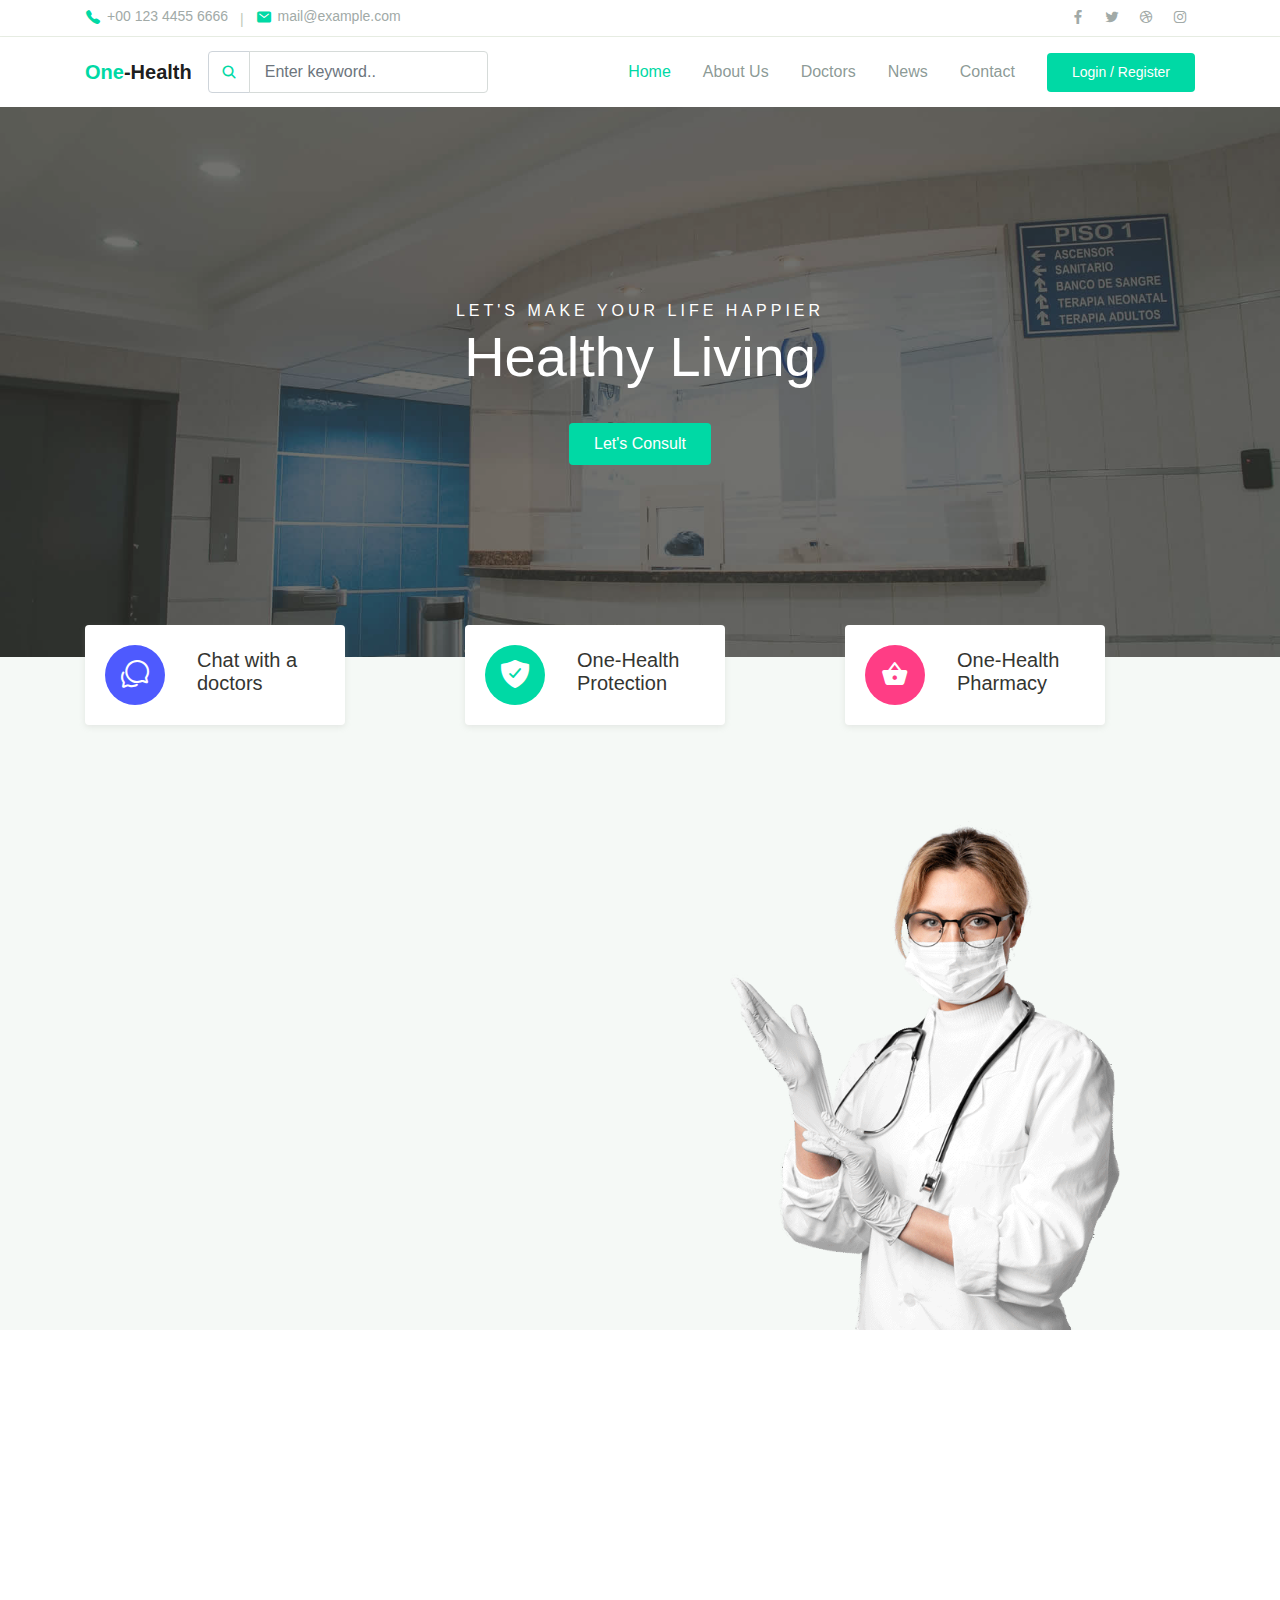
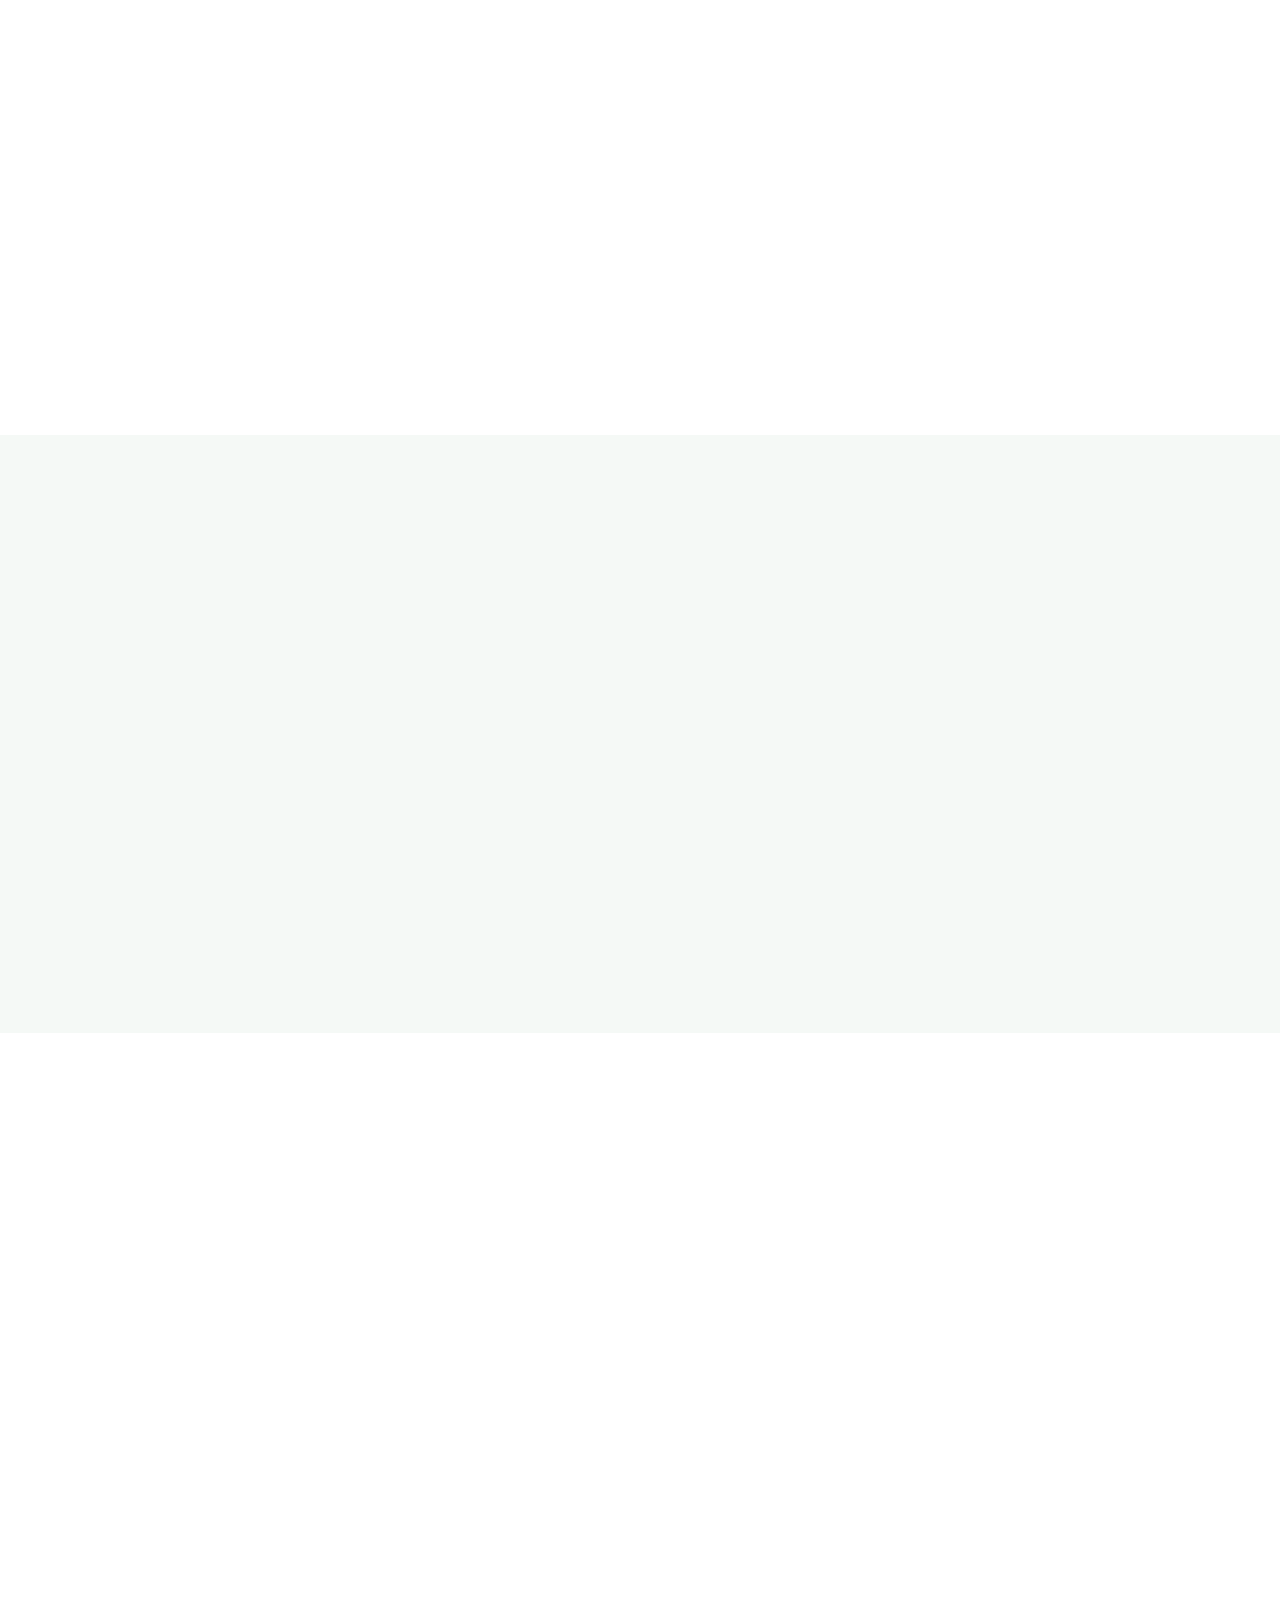
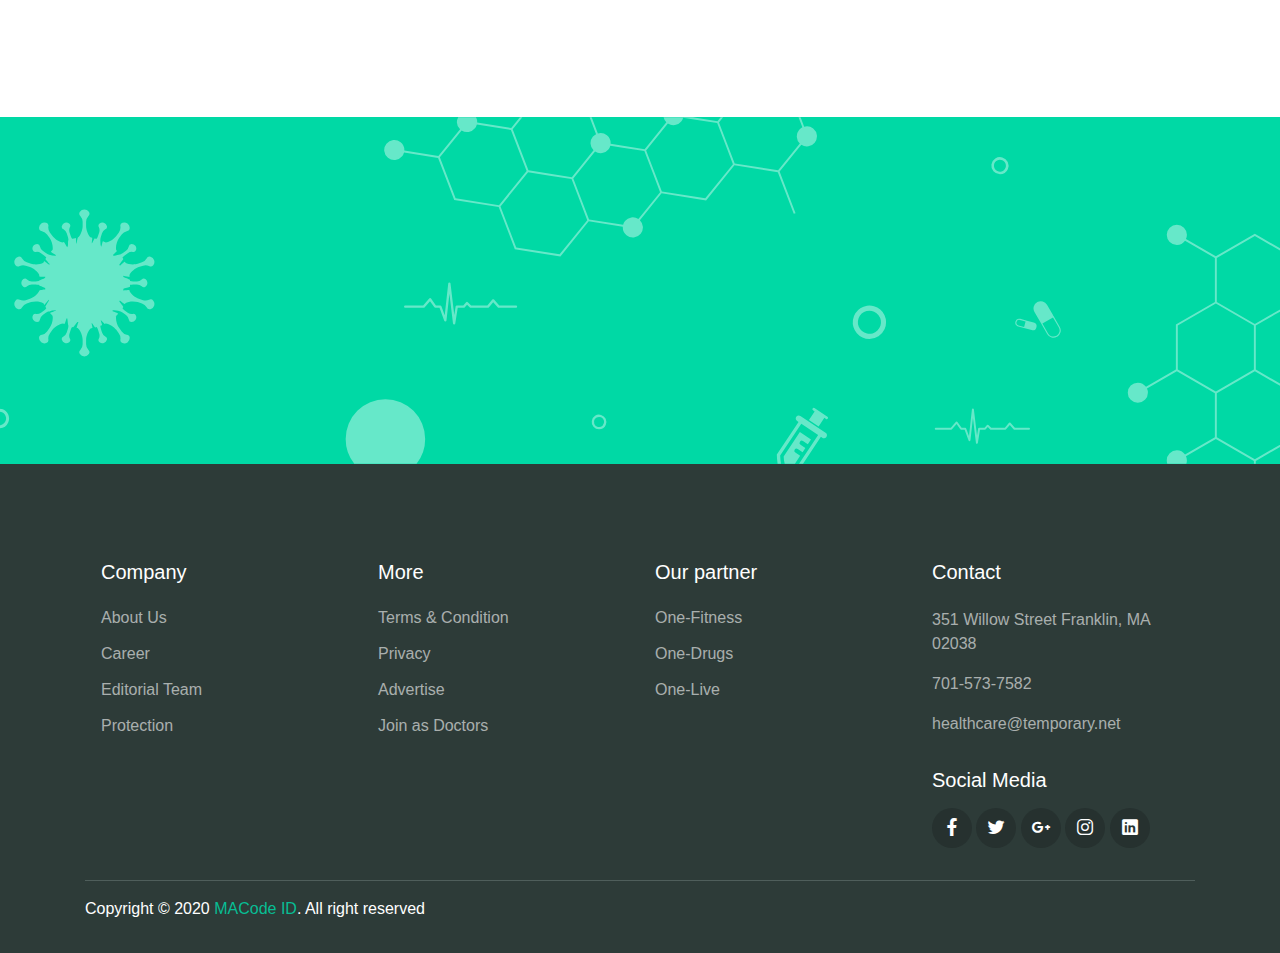
<file: index.html>
<!DOCTYPE html>
<html lang="en">
<head>
  <meta charset="UTF-8">
  <meta name="viewport" content="width=device-width, initial-scale=1.0">

  <meta http-equiv="X-UA-Compatible" content="ie=edge">

  <meta name="copyright" content="MACode ID, https://macodeid.com/">

  <title>One Health - Medical Center HTML5 Template</title>

  <link rel="stylesheet" href="assets/css/maicons.css">

  <link rel="stylesheet" href="assets/css/bootstrap.css">

  <link rel="stylesheet" href="assets/vendor/owl-carousel/css/owl.carousel.css">

  <link rel="stylesheet" href="assets/vendor/animate/animate.css">

  <link rel="stylesheet" href="assets/css/theme.css">
</head>
<body>

  <!-- Back to top button -->
  <div class="back-to-top"></div>

  <header>
    <div class="topbar">
      <div class="container">
        <div class="row">
          <div class="col-sm-8 text-sm">
            <div class="site-info">
              <a href="#"><span class="mai-call text-primary"></span> +00 123 4455 6666</a>
              <span class="divider">|</span>
              <a href="#"><span class="mai-mail text-primary"></span> mail@example.com</a>
            </div>
          </div>
          <div class="col-sm-4 text-right text-sm">
            <div class="social-mini-button">
              <a href="#"><span class="mai-logo-facebook-f"></span></a>
              <a href="#"><span class="mai-logo-twitter"></span></a>
              <a href="#"><span class="mai-logo-dribbble"></span></a>
              <a href="#"><span class="mai-logo-instagram"></span></a>
            </div>
          </div>
        </div> <!-- .row -->
      </div> <!-- .container -->
    </div> <!-- .topbar -->

    <nav class="navbar navbar-expand-lg navbar-light shadow-sm">
      <div class="container">
        <a class="navbar-brand" href="#"><span class="text-primary">One</span>-Health</a>

        <form action="#">
          <div class="input-group input-navbar">
            <div class="input-group-prepend">
              <span class="input-group-text" id="icon-addon1"><span class="mai-search"></span></span>
            </div>
            <input type="text" class="form-control" placeholder="Enter keyword.." aria-label="Username" aria-describedby="icon-addon1">
          </div>
        </form>

        <button class="navbar-toggler" type="button" data-toggle="collapse" data-target="#navbarSupport" aria-controls="navbarSupport" aria-expanded="false" aria-label="Toggle navigation">
          <span class="navbar-toggler-icon"></span>
        </button>

        <div class="collapse navbar-collapse" id="navbarSupport">
          <ul class="navbar-nav ml-auto">
            <li class="nav-item active">
              <a class="nav-link" href="index.html">Home</a>
            </li>
            <li class="nav-item">
              <a class="nav-link" href="about.html">About Us</a>
            </li>
            <li class="nav-item">
              <a class="nav-link" href="doctors.html">Doctors</a>
            </li>
            <li class="nav-item">
              <a class="nav-link" href="blog.html">News</a>
            </li>
            <li class="nav-item">
              <a class="nav-link" href="contact.html">Contact</a>
            </li>
            <li class="nav-item">
              <a class="btn btn-primary ml-lg-3" href="#">Login / Register</a>
            </li>
          </ul>
        </div> <!-- .navbar-collapse -->
      </div> <!-- .container -->
    </nav>
  </header>

  <div class="page-hero bg-image overlay-dark" style="background-image: url(assets/img/bg_image_1.jpg);">
    <div class="hero-section">
      <div class="container text-center wow zoomIn">
        <span class="subhead">Let's make your life happier</span>
        <h1 class="display-4">Healthy Living</h1>
        <a href="#" class="btn btn-primary">Let's Consult</a>
      </div>
    </div>
  </div>


  <div class="bg-light">
    <div class="page-section py-3 mt-md-n5 custom-index">
      <div class="container">
        <div class="row justify-content-center">
          <div class="col-md-4 py-3 py-md-0">
            <div class="card-service wow fadeInUp">
              <div class="circle-shape bg-secondary text-white">
                <span class="mai-chatbubbles-outline"></span>
              </div>
              <p><span>Chat</span> with a doctors</p>
            </div>
          </div>
          <div class="col-md-4 py-3 py-md-0">
            <div class="card-service wow fadeInUp">
              <div class="circle-shape bg-primary text-white">
                <span class="mai-shield-checkmark"></span>
              </div>
              <p><span>One</span>-Health Protection</p>
            </div>
          </div>
          <div class="col-md-4 py-3 py-md-0">
            <div class="card-service wow fadeInUp">
              <div class="circle-shape bg-accent text-white">
                <span class="mai-basket"></span>
              </div>
              <p><span>One</span>-Health Pharmacy</p>
            </div>
          </div>
        </div>
      </div>
    </div> <!-- .page-section -->

    <div class="page-section pb-0">
      <div class="container">
        <div class="row align-items-center">
          <div class="col-lg-6 py-3 wow fadeInUp">
            <h1>Welcome to Your Health <br> Center</h1>
            <p class="text-grey mb-4">Lorem ipsum dolor sit amet, consetetur sadipscing elitr, sed diam nonumy eirmod tempor invidunt ut labore et dolore magna aliquyam erat, sed diam voluptua. At vero eos et accusam et justo duo dolores et ea rebum. Accusantium aperiam earum ipsa eius, inventore nemo labore eaque porro consequatur ex aspernatur. Explicabo, excepturi accusantium! Placeat voluptates esse ut optio facilis!</p>
            <a href="about.html" class="btn btn-primary">Learn More</a>
          </div>
          <div class="col-lg-6 wow fadeInRight" data-wow-delay="400ms">
            <div class="img-place custom-img-1">
              <img src="assets/img/bg-doctor.png" alt="">
            </div>
          </div>
        </div>
      </div>
    </div> <!-- .bg-light -->
  </div> <!-- .bg-light -->

  <div class="page-section">
    <div class="container">
      <h1 class="text-center mb-5 wow fadeInUp">Our Doctors</h1>

      <div class="owl-carousel wow fadeInUp" id="doctorSlideshow">
        <div class="item">
          <div class="card-doctor">
            <div class="header">
              <img src="assets/img/doctors/doctor_1.jpg" alt="">
              <div class="meta">
                <a href="#"><span class="mai-call"></span></a>
                <a href="#"><span class="mai-logo-whatsapp"></span></a>
              </div>
            </div>
            <div class="body">
              <p class="text-xl mb-0">Dr. Stein Albert</p>
              <span class="text-sm text-grey">Cardiology</span>
            </div>
          </div>
        </div>
        <div class="item">
          <div class="card-doctor">
            <div class="header">
              <img src="assets/img/doctors/doctor_2.jpg" alt="">
              <div class="meta">
                <a href="#"><span class="mai-call"></span></a>
                <a href="#"><span class="mai-logo-whatsapp"></span></a>
              </div>
            </div>
            <div class="body">
              <p class="text-xl mb-0">Dr. Alexa Melvin</p>
              <span class="text-sm text-grey">Dental</span>
            </div>
          </div>
        </div>
        <div class="item">
          <div class="card-doctor">
            <div class="header">
              <img src="assets/img/doctors/doctor_3.jpg" alt="">
              <div class="meta">
                <a href="#"><span class="mai-call"></span></a>
                <a href="#"><span class="mai-logo-whatsapp"></span></a>
              </div>
            </div>
            <div class="body">
              <p class="text-xl mb-0">Dr. Rebecca Steffany</p>
              <span class="text-sm text-grey">General Health</span>
            </div>
          </div>
        </div>
        <div class="item">
          <div class="card-doctor">
            <div class="header">
              <img src="assets/img/doctors/doctor_3.jpg" alt="">
              <div class="meta">
                <a href="#"><span class="mai-call"></span></a>
                <a href="#"><span class="mai-logo-whatsapp"></span></a>
              </div>
            </div>
            <div class="body">
              <p class="text-xl mb-0">Dr. Rebecca Steffany</p>
              <span class="text-sm text-grey">General Health</span>
            </div>
          </div>
        </div>
        <div class="item">
          <div class="card-doctor">
            <div class="header">
              <img src="assets/img/doctors/doctor_3.jpg" alt="">
              <div class="meta">
                <a href="#"><span class="mai-call"></span></a>
                <a href="#"><span class="mai-logo-whatsapp"></span></a>
              </div>
            </div>
            <div class="body">
              <p class="text-xl mb-0">Dr. Rebecca Steffany</p>
              <span class="text-sm text-grey">General Health</span>
            </div>
          </div>
        </div>
      </div>
    </div>
  </div>

  <div class="page-section bg-light">
    <div class="container">
      <h1 class="text-center wow fadeInUp">Latest News</h1>
      <div class="row mt-5">
        <div class="col-lg-4 py-2 wow zoomIn">
          <div class="card-blog">
            <div class="header">
              <div class="post-category">
                <a href="#">Covid19</a>
              </div>
              <a href="blog-details.html" class="post-thumb">
                <img src="assets/img/blog/blog_1.jpg" alt="">
              </a>
            </div>
            <div class="body">
              <h5 class="post-title"><a href="blog-details.html">List of Countries without Coronavirus case</a></h5>
              <div class="site-info">
                <div class="avatar mr-2">
                  <div class="avatar-img">
                    <img src="assets/img/person/person_1.jpg" alt="">
                  </div>
                  <span>Roger Adams</span>
                </div>
                <span class="mai-time"></span> 1 week ago
              </div>
            </div>
          </div>
        </div>
        <div class="col-lg-4 py-2 wow zoomIn">
          <div class="card-blog">
            <div class="header">
              <div class="post-category">
                <a href="#">Covid19</a>
              </div>
              <a href="blog-details.html" class="post-thumb">
                <img src="assets/img/blog/blog_2.jpg" alt="">
              </a>
            </div>
            <div class="body">
              <h5 class="post-title"><a href="blog-details.html">Recovery Room: News beyond the pandemic</a></h5>
              <div class="site-info">
                <div class="avatar mr-2">
                  <div class="avatar-img">
                    <img src="assets/img/person/person_1.jpg" alt="">
                  </div>
                  <span>Roger Adams</span>
                </div>
                <span class="mai-time"></span> 4 weeks ago
              </div>
            </div>
          </div>
        </div>
        <div class="col-lg-4 py-2 wow zoomIn">
          <div class="card-blog">
            <div class="header">
              <div class="post-category">
                <a href="#">Covid19</a>
              </div>
              <a href="blog-details.html" class="post-thumb">
                <img src="assets/img/blog/blog_3.jpg" alt="">
              </a>
            </div>
            <div class="body">
              <h5 class="post-title"><a href="blog-details.html">What is the impact of eating too much sugar?</a></h5>
              <div class="site-info">
                <div class="avatar mr-2">
                  <div class="avatar-img">
                    <img src="assets/img/person/person_2.jpg" alt="">
                  </div>
                  <span>Diego Simmons</span>
                </div>
                <span class="mai-time"></span> 2 months ago
              </div>
            </div>
          </div>
        </div>

        <div class="col-12 text-center mt-4 wow zoomIn">
          <a href="blog.html" class="btn btn-primary">Read More</a>
        </div>

      </div>
    </div>
  </div> <!-- .page-section -->

  <div class="page-section">
    <div class="container">
      <h1 class="text-center wow fadeInUp">Make an Appointment</h1>

      <form class="main-form">
        <div class="row mt-5 ">
          <div class="col-12 col-sm-6 py-2 wow fadeInLeft">
            <input type="text" class="form-control" placeholder="Full name">
          </div>
          <div class="col-12 col-sm-6 py-2 wow fadeInRight">
            <input type="text" class="form-control" placeholder="Email address..">
          </div>
          <div class="col-12 col-sm-6 py-2 wow fadeInLeft" data-wow-delay="300ms">
            <input type="date" class="form-control">
          </div>
          <div class="col-12 col-sm-6 py-2 wow fadeInRight" data-wow-delay="300ms">
            <select name="departement" id="departement" class="custom-select">
              <option value="general">General Health</option>
              <option value="cardiology">Cardiology</option>
              <option value="dental">Dental</option>
              <option value="neurology">Neurology</option>
              <option value="orthopaedics">Orthopaedics</option>
            </select>
          </div>
          <div class="col-12 py-2 wow fadeInUp" data-wow-delay="300ms">
            <input type="text" class="form-control" placeholder="Number..">
          </div>
          <div class="col-12 py-2 wow fadeInUp" data-wow-delay="300ms">
            <textarea name="message" id="message" class="form-control" rows="6" placeholder="Enter message.."></textarea>
          </div>
        </div>

        <button type="submit" class="btn btn-primary mt-3 wow zoomIn">Submit Request</button>
      </form>
    </div>
  </div> <!-- .page-section -->

  <div class="page-section banner-home bg-image" style="background-image: url(../assets/img/banner-pattern.svg);">
    <div class="container py-5 py-lg-0">
      <div class="row align-items-center">
        <div class="col-lg-4 wow zoomIn">
          <div class="img-banner d-none d-lg-block">
            <img src="../assets/img/mobile_app.png" alt="">
          </div>
        </div>
        <div class="col-lg-8 wow fadeInRight">
          <h1 class="font-weight-normal mb-3">Get easy access of all features using One Health Application</h1>
          <a href="#"><img src="../assets/img/google_play.svg" alt=""></a>
          <a href="#" class="ml-2"><img src="../assets/img/app_store.svg" alt=""></a>
        </div>
      </div>
    </div>
  </div> <!-- .banner-home -->

  <footer class="page-footer">
    <div class="container">
      <div class="row px-md-3">
        <div class="col-sm-6 col-lg-3 py-3">
          <h5>Company</h5>
          <ul class="footer-menu">
            <li><a href="#">About Us</a></li>
            <li><a href="#">Career</a></li>
            <li><a href="#">Editorial Team</a></li>
            <li><a href="#">Protection</a></li>
          </ul>
        </div>
        <div class="col-sm-6 col-lg-3 py-3">
          <h5>More</h5>
          <ul class="footer-menu">
            <li><a href="#">Terms & Condition</a></li>
            <li><a href="#">Privacy</a></li>
            <li><a href="#">Advertise</a></li>
            <li><a href="#">Join as Doctors</a></li>
          </ul>
        </div>
        <div class="col-sm-6 col-lg-3 py-3">
          <h5>Our partner</h5>
          <ul class="footer-menu">
            <li><a href="#">One-Fitness</a></li>
            <li><a href="#">One-Drugs</a></li>
            <li><a href="#">One-Live</a></li>
          </ul>
        </div>
        <div class="col-sm-6 col-lg-3 py-3">
          <h5>Contact</h5>
          <p class="footer-link mt-2">351 Willow Street Franklin, MA 02038</p>
          <a href="#" class="footer-link">701-573-7582</a>
          <a href="#" class="footer-link">healthcare@temporary.net</a>

          <h5 class="mt-3">Social Media</h5>
          <div class="footer-sosmed mt-3">
            <a href="#" target="_blank"><span class="mai-logo-facebook-f"></span></a>
            <a href="#" target="_blank"><span class="mai-logo-twitter"></span></a>
            <a href="#" target="_blank"><span class="mai-logo-google-plus-g"></span></a>
            <a href="#" target="_blank"><span class="mai-logo-instagram"></span></a>
            <a href="#" target="_blank"><span class="mai-logo-linkedin"></span></a>
          </div>
        </div>
      </div>

      <hr>

      <p id="copyright">Copyright &copy; 2020 <a href="https://macodeid.com/" target="_blank">MACode ID</a>. All right reserved</p>
    </div>
  </footer>

<script src="assets/js/jquery-3.5.1.min.js"></script>

<script src="assets/js/bootstrap.bundle.min.js"></script>

<script src="assets/vendor/owl-carousel/js/owl.carousel.min.js"></script>

<script src="assets/vendor/wow/wow.min.js"></script>

<script src="assets/js/theme.js"></script>
  
</body>
</html>
</file>
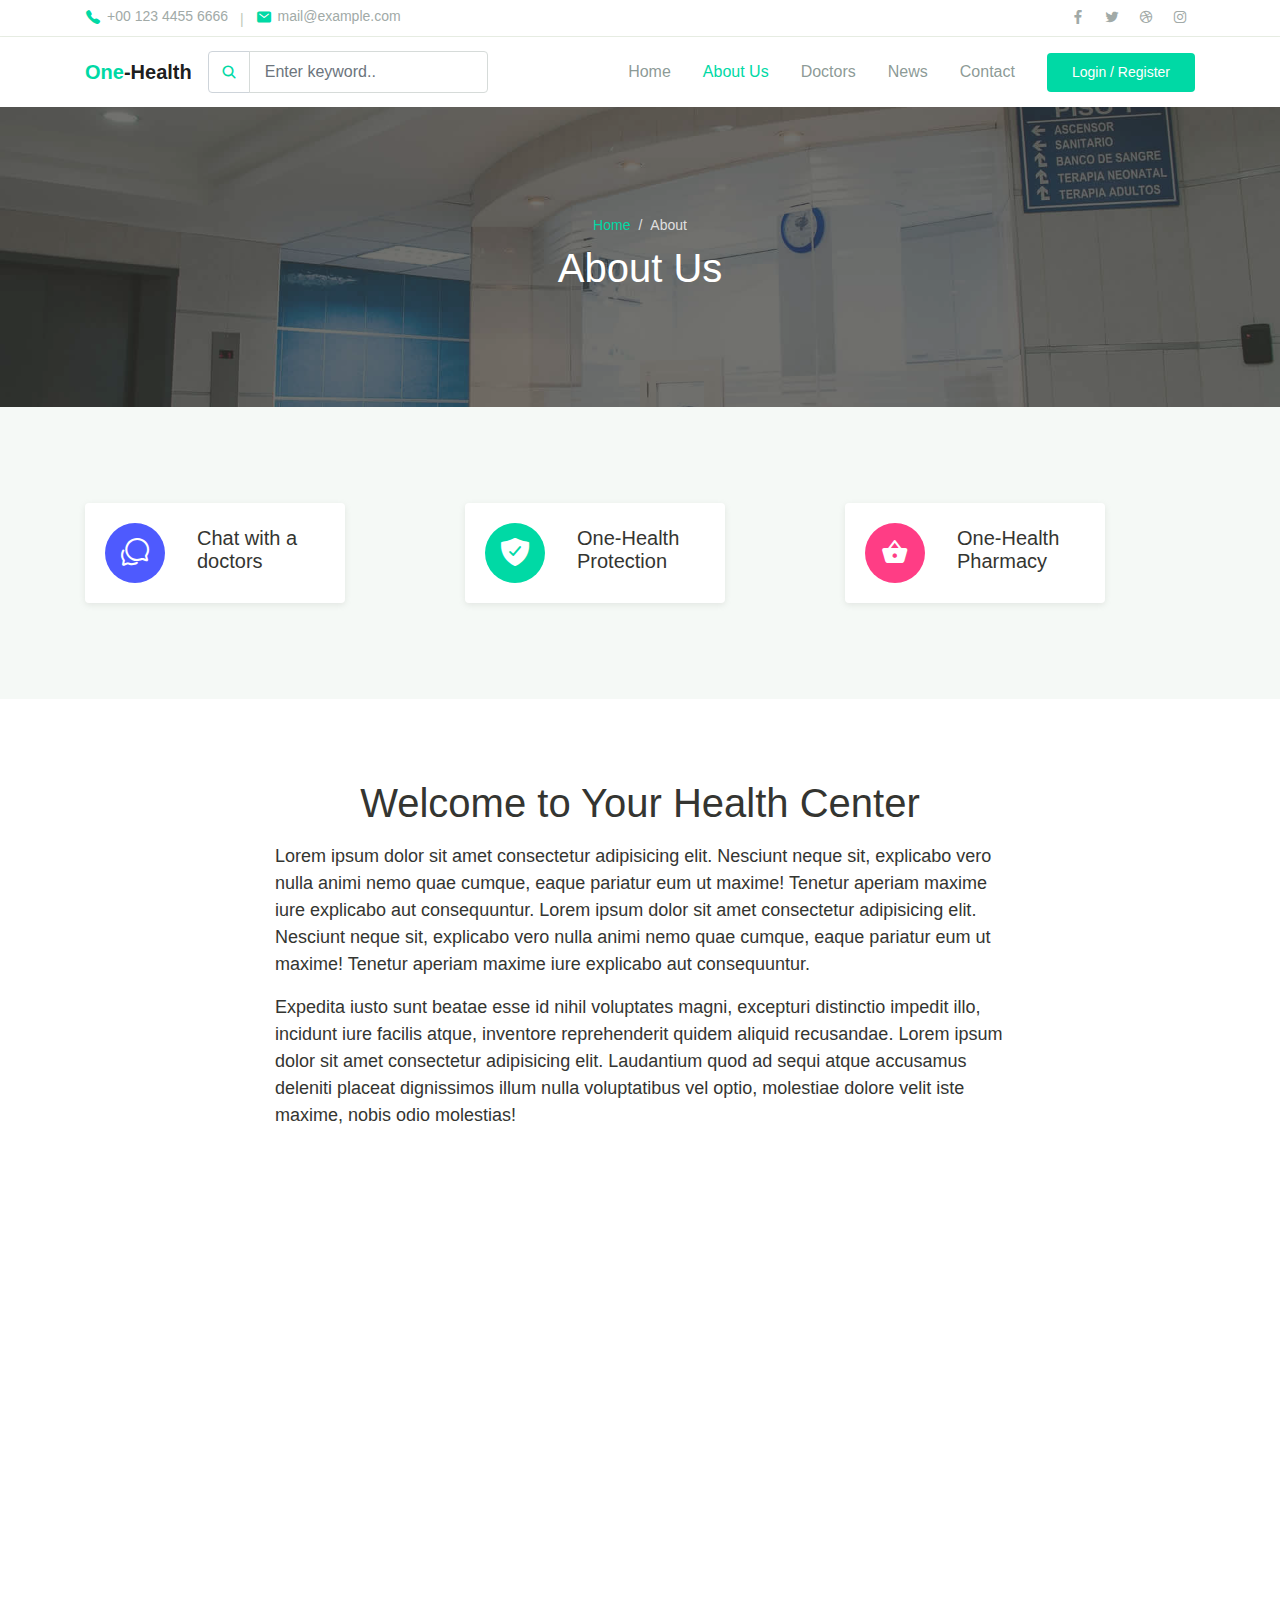
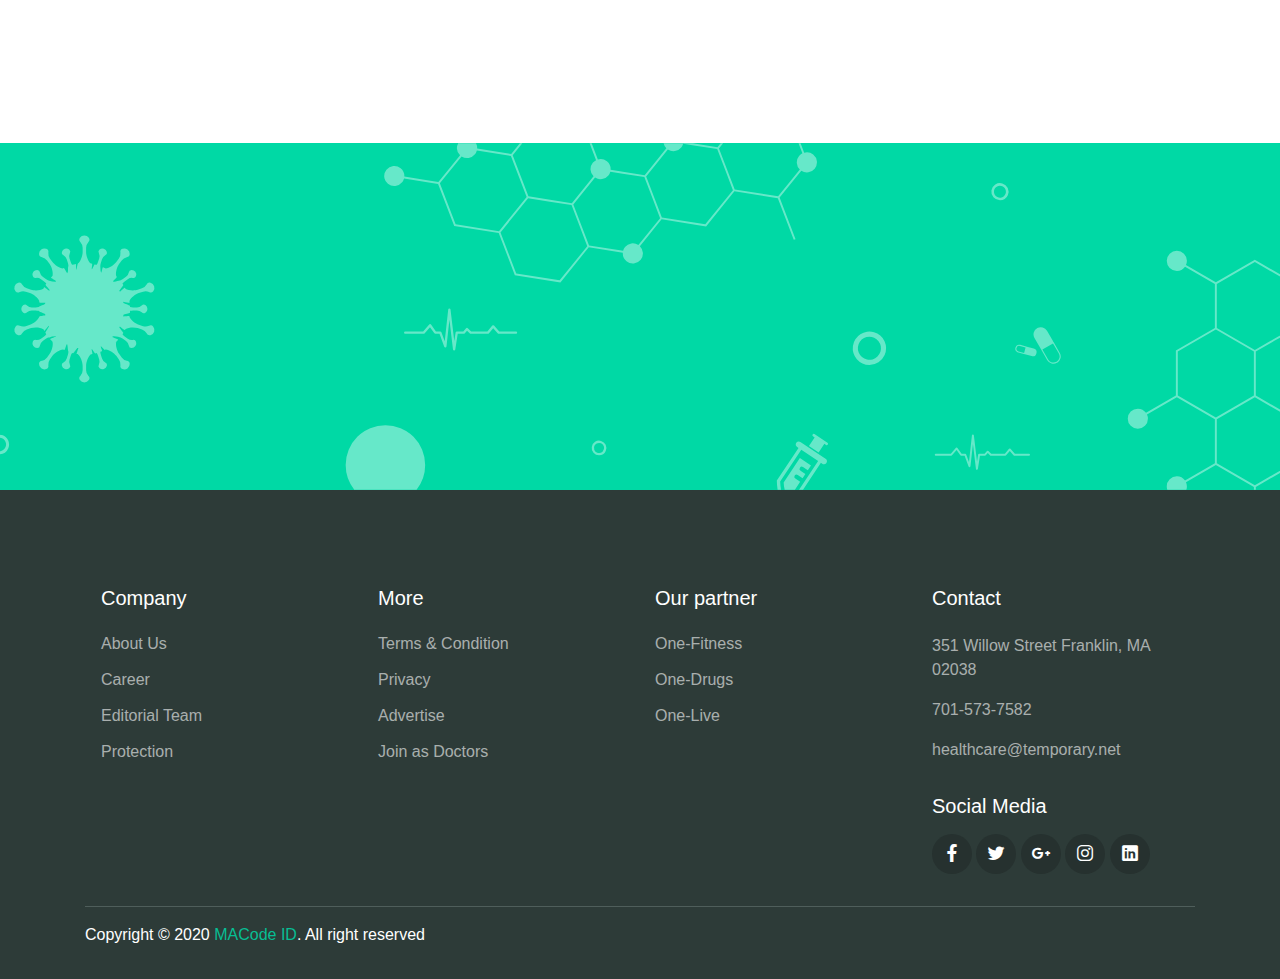
<file: about.html>
<!DOCTYPE html>
<html lang="en">
<head>
  <meta charset="UTF-8">
  <meta name="viewport" content="width=device-width, initial-scale=1.0">

  <meta http-equiv="X-UA-Compatible" content="ie=edge">

  <meta name="copyright" content="MACode ID, https://macodeid.com/">

  <title>One Health - Medical Center HTML5 Template</title>

  <link rel="stylesheet" href="assets/css/maicons.css">

  <link rel="stylesheet" href="assets/css/bootstrap.css">

  <link rel="stylesheet" href="assets/vendor/owl-carousel/css/owl.carousel.css">

  <link rel="stylesheet" href="assets/vendor/animate/animate.css">

  <link rel="stylesheet" href="assets/css/theme.css">
</head>
<body>

  <!-- Back to top button -->
  <div class="back-to-top"></div>

  <header>
    <div class="topbar">
      <div class="container">
        <div class="row">
          <div class="col-sm-8 text-sm">
            <div class="site-info">
              <a href="#"><span class="mai-call text-primary"></span> +00 123 4455 6666</a>
              <span class="divider">|</span>
              <a href="#"><span class="mai-mail text-primary"></span> mail@example.com</a>
            </div>
          </div>
          <div class="col-sm-4 text-right text-sm">
            <div class="social-mini-button">
              <a href="#"><span class="mai-logo-facebook-f"></span></a>
              <a href="#"><span class="mai-logo-twitter"></span></a>
              <a href="#"><span class="mai-logo-dribbble"></span></a>
              <a href="#"><span class="mai-logo-instagram"></span></a>
            </div>
          </div>
        </div> <!-- .row -->
      </div> <!-- .container -->
    </div> <!-- .topbar -->

    <nav class="navbar navbar-expand-lg navbar-light shadow-sm">
      <div class="container">
        <a class="navbar-brand" href="#"><span class="text-primary">One</span>-Health</a>

        <form action="#">
          <div class="input-group input-navbar">
            <div class="input-group-prepend">
              <span class="input-group-text" id="icon-addon1"><span class="mai-search"></span></span>
            </div>
            <input type="text" class="form-control" placeholder="Enter keyword.." aria-label="Username" aria-describedby="icon-addon1">
          </div>
        </form>

        <button class="navbar-toggler" type="button" data-toggle="collapse" data-target="#navbarSupport" aria-controls="navbarSupport" aria-expanded="false" aria-label="Toggle navigation">
          <span class="navbar-toggler-icon"></span>
        </button>

        <div class="collapse navbar-collapse" id="navbarSupport">
          <ul class="navbar-nav ml-auto">
            <li class="nav-item">
              <a class="nav-link" href="index.html">Home</a>
            </li>
            <li class="nav-item active">
              <a class="nav-link" href="about.html">About Us</a>
            </li>
            <li class="nav-item">
              <a class="nav-link" href="doctors.html">Doctors</a>
            </li>
            <li class="nav-item">
              <a class="nav-link" href="blog.html">News</a>
            </li>
            <li class="nav-item">
              <a class="nav-link" href="contact.html">Contact</a>
            </li>
            <li class="nav-item">
              <a class="btn btn-primary ml-lg-3" href="#">Login / Register</a>
            </li>
          </ul>
        </div> <!-- .navbar-collapse -->
      </div> <!-- .container -->
    </nav>
  </header>

  <div class="page-banner overlay-dark bg-image" style="background-image: url(../assets/img/bg_image_1.jpg);">
    <div class="banner-section">
      <div class="container text-center wow fadeInUp">
        <nav aria-label="Breadcrumb">
          <ol class="breadcrumb breadcrumb-dark bg-transparent justify-content-center py-0 mb-2">
            <li class="breadcrumb-item"><a href="index.html">Home</a></li>
            <li class="breadcrumb-item active" aria-current="page">About</li>
          </ol>
        </nav>
        <h1 class="font-weight-normal">About Us</h1>
      </div> <!-- .container -->
    </div> <!-- .banner-section -->
  </div> <!-- .page-banner -->

  <div class="page-section bg-light">
    <div class="container">
      <div class="row">
        <div class="col-md-4 py-3 wow zoomIn">
          <div class="card-service">
            <div class="circle-shape bg-secondary text-white">
              <span class="mai-chatbubbles-outline"></span>
            </div>
            <p><span>Chat</span> with a doctors</p>
          </div>
        </div>
        <div class="col-md-4 py-3 wow zoomIn">
          <div class="card-service">
            <div class="circle-shape bg-primary text-white">
              <span class="mai-shield-checkmark"></span>
            </div>
            <p><span>One</span>-Health Protection</p>
          </div>
        </div>
        <div class="col-md-4 py-3 wow zoomIn">
          <div class="card-service">
            <div class="circle-shape bg-accent text-white">
              <span class="mai-basket"></span>
            </div>
            <p><span>One</span>-Health Pharmacy</p>
          </div>
        </div>
      </div>
    </div>
  </div>

  <div class="page-section">
    <div class="container">
      <div class="row justify-content-center">
        <div class="col-lg-8 wow fadeInUp">
          <h1 class="text-center mb-3">Welcome to Your Health Center</h1>
          <div class="text-lg">
            <p>Lorem ipsum dolor sit amet consectetur adipisicing elit. Nesciunt neque sit, explicabo vero nulla animi nemo quae cumque, eaque pariatur eum ut maxime! Tenetur aperiam maxime iure explicabo aut consequuntur. Lorem ipsum dolor sit amet consectetur adipisicing elit. Nesciunt neque sit, explicabo vero nulla animi nemo quae cumque, eaque pariatur eum ut maxime! Tenetur aperiam maxime iure explicabo aut consequuntur.</p>
            <p>Expedita iusto sunt beatae esse id nihil voluptates magni, excepturi distinctio impedit illo, incidunt iure facilis atque, inventore reprehenderit quidem aliquid recusandae. Lorem ipsum dolor sit amet consectetur adipisicing elit. Laudantium quod ad sequi atque accusamus deleniti placeat dignissimos illum nulla voluptatibus vel optio, molestiae dolore velit iste maxime, nobis odio molestias!</p>
          </div>
        </div>
        <div class="col-lg-10 mt-5">
          <h1 class="text-center mb-5 wow fadeInUp">Our Doctors</h1>
          <div class="row justify-content-center">
            <div class="col-md-6 col-lg-4 wow zoomIn">
              <div class="card-doctor">
                <div class="header">
                  <img src="../assets/img/doctors/doctor_1.jpg" alt="">
                  <div class="meta">
                    <a href="#"><span class="mai-call"></span></a>
                    <a href="#"><span class="mai-logo-whatsapp"></span></a>
                  </div>
                </div>
                <div class="body">
                  <p class="text-xl mb-0">Dr. Stein Albert</p>
                  <span class="text-sm text-grey">Cardiology</span>
                </div>
              </div>
            </div>
            <div class="col-md-6 col-lg-4 wow zoomIn">
              <div class="card-doctor">
                <div class="header">
                  <img src="../assets/img/doctors/doctor_2.jpg" alt="">
                  <div class="meta">
                    <a href="#"><span class="mai-call"></span></a>
                    <a href="#"><span class="mai-logo-whatsapp"></span></a>
                  </div>
                </div>
                <div class="body">
                  <p class="text-xl mb-0">Dr. Alexa Melvin</p>
                  <span class="text-sm text-grey">Dental</span>
                </div>
              </div>
            </div>
            <div class="col-md-6 col-lg-4 wow zoomIn">
              <div class="card-doctor">
                <div class="header">
                  <img src="../assets/img/doctors/doctor_3.jpg" alt="">
                  <div class="meta">
                    <a href="#"><span class="mai-call"></span></a>
                    <a href="#"><span class="mai-logo-whatsapp"></span></a>
                  </div>
                </div>
                <div class="body">
                  <p class="text-xl mb-0">Dr. Rebecca Steffany</p>
                  <span class="text-sm text-grey">General Health</span>
                </div>
              </div>
            </div>

          </div>
        </div>
      </div>
    </div>
  </div>

  <div class="page-section banner-home bg-image" style="background-image: url(../assets/img/banner-pattern.svg);">
    <div class="container py-5 py-lg-0">
      <div class="row align-items-center">
        <div class="col-lg-4 wow zoomIn">
          <div class="img-banner d-none d-lg-block">
            <img src="../assets/img/mobile_app.png" alt="">
          </div>
        </div>
        <div class="col-lg-8 wow fadeInRight">
          <h1 class="font-weight-normal mb-3">Get easy access of all features using One Health Application</h1>
          <a href="#"><img src="../assets/img/google_play.svg" alt=""></a>
          <a href="#" class="ml-2"><img src="../assets/img/app_store.svg" alt=""></a>
        </div>
      </div>
    </div>
  </div> <!-- .banner-home -->

  <footer class="page-footer">
    <div class="container">
      <div class="row px-md-3">
        <div class="col-sm-6 col-lg-3 py-3">
          <h5>Company</h5>
          <ul class="footer-menu">
            <li><a href="#">About Us</a></li>
            <li><a href="#">Career</a></li>
            <li><a href="#">Editorial Team</a></li>
            <li><a href="#">Protection</a></li>
          </ul>
        </div>
        <div class="col-sm-6 col-lg-3 py-3">
          <h5>More</h5>
          <ul class="footer-menu">
            <li><a href="#">Terms & Condition</a></li>
            <li><a href="#">Privacy</a></li>
            <li><a href="#">Advertise</a></li>
            <li><a href="#">Join as Doctors</a></li>
          </ul>
        </div>
        <div class="col-sm-6 col-lg-3 py-3">
          <h5>Our partner</h5>
          <ul class="footer-menu">
            <li><a href="#">One-Fitness</a></li>
            <li><a href="#">One-Drugs</a></li>
            <li><a href="#">One-Live</a></li>
          </ul>
        </div>
        <div class="col-sm-6 col-lg-3 py-3">
          <h5>Contact</h5>
          <p class="footer-link mt-2">351 Willow Street Franklin, MA 02038</p>
          <a href="#" class="footer-link">701-573-7582</a>
          <a href="#" class="footer-link">healthcare@temporary.net</a>

          <h5 class="mt-3">Social Media</h5>
          <div class="footer-sosmed mt-3">
            <a href="#" target="_blank"><span class="mai-logo-facebook-f"></span></a>
            <a href="#" target="_blank"><span class="mai-logo-twitter"></span></a>
            <a href="#" target="_blank"><span class="mai-logo-google-plus-g"></span></a>
            <a href="#" target="_blank"><span class="mai-logo-instagram"></span></a>
            <a href="#" target="_blank"><span class="mai-logo-linkedin"></span></a>
          </div>
        </div>
      </div>

      <hr>

      <p id="copyright">Copyright &copy; 2020 <a href="https://macodeid.com/" target="_blank">MACode ID</a>. All right reserved</p>
    </div>
  </footer>

<script src="assets/js/jquery-3.5.1.min.js"></script>

<script src="assets/js/bootstrap.bundle.min.js"></script>

<script src="assets/vendor/owl-carousel/js/owl.carousel.min.js"></script>

<script src="assets/vendor/wow/wow.min.js"></script>

<script src="assets/js/theme.js"></script>
  
</body>
</html>
</file>
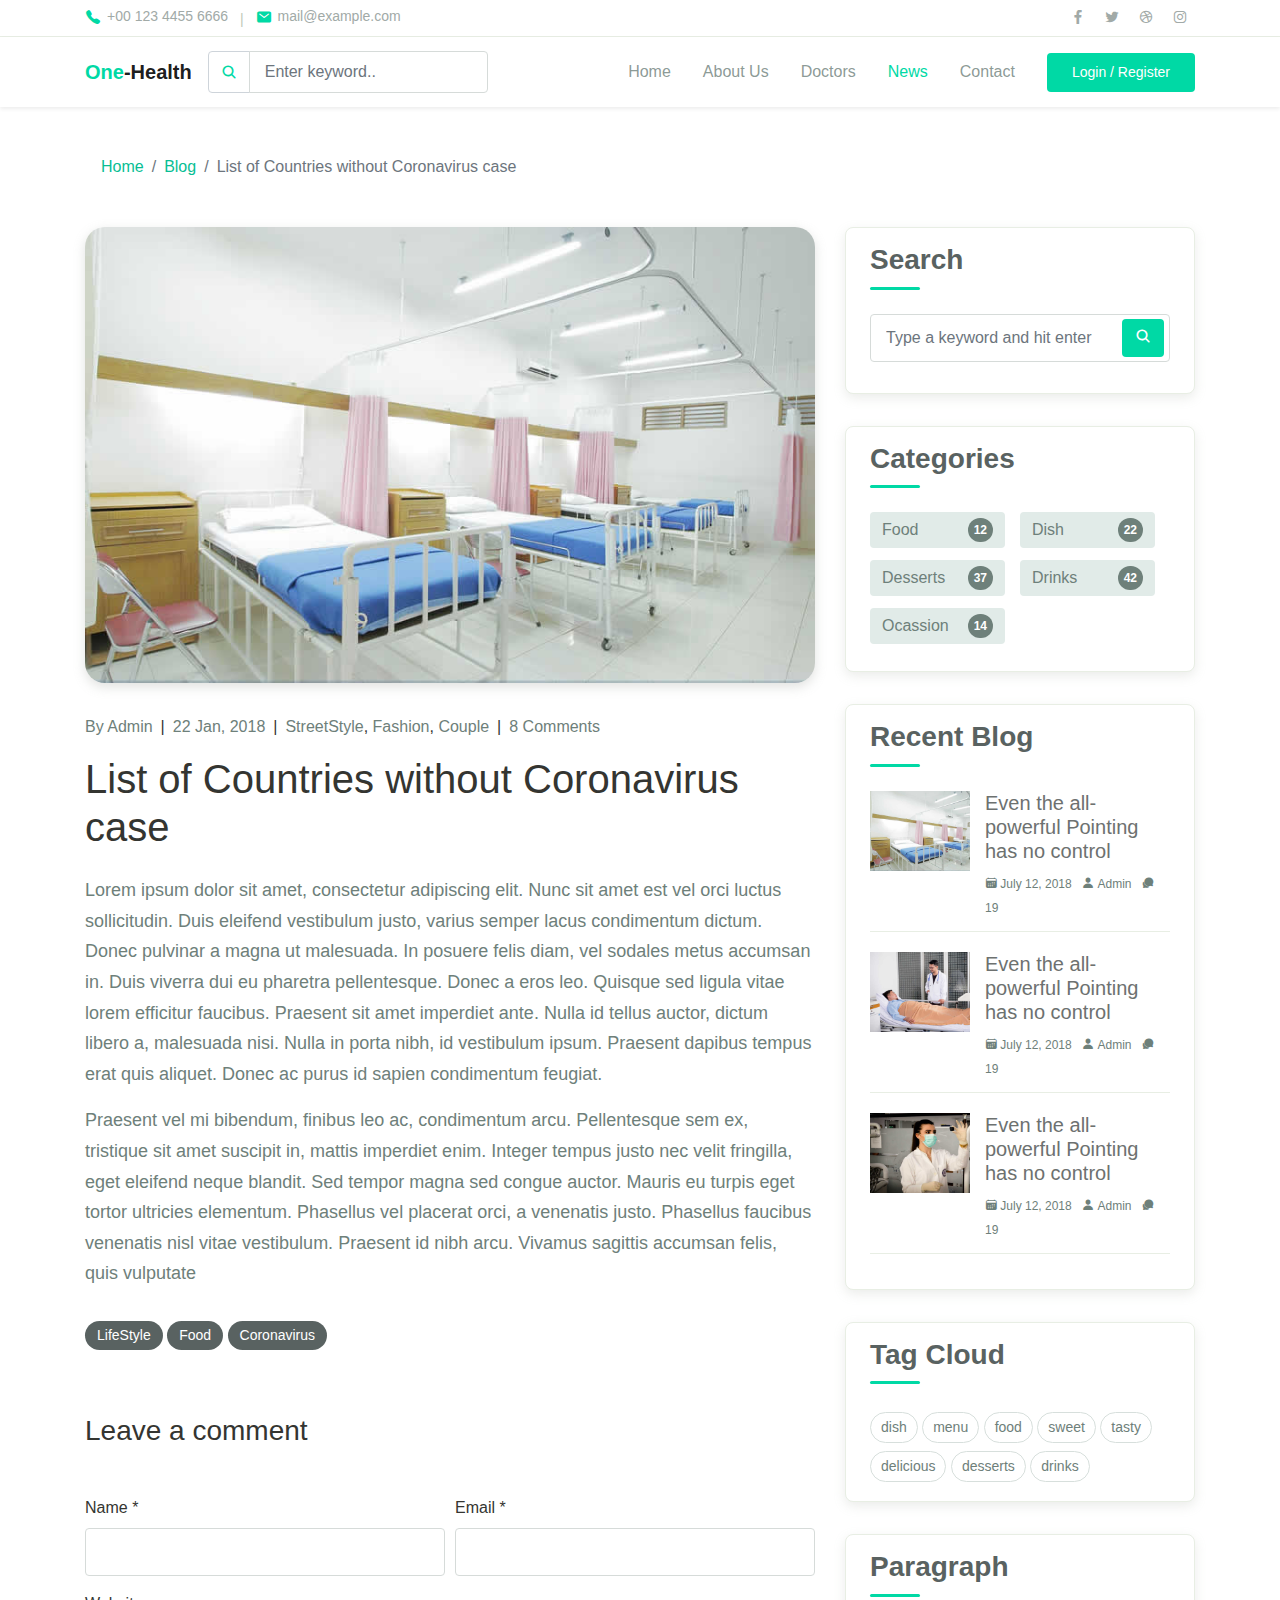
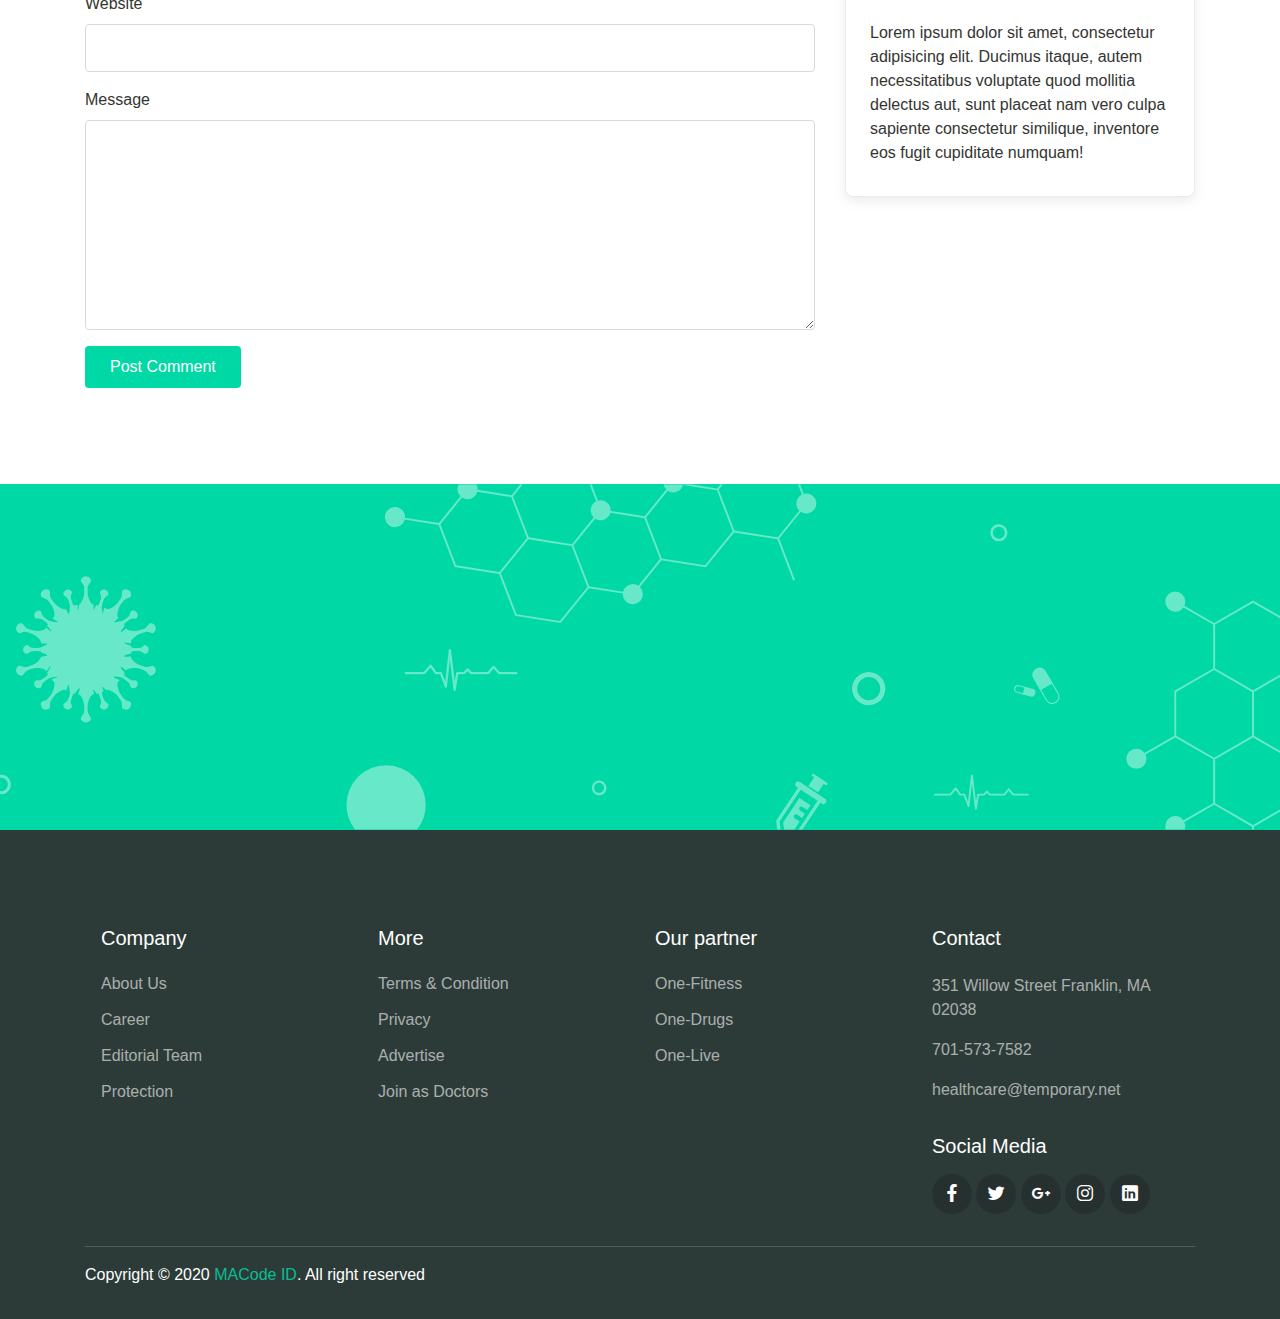
<file: blog-details.html>
<!DOCTYPE html>
<html lang="en">
<head>
  <meta charset="UTF-8">
  <meta name="viewport" content="width=device-width, initial-scale=1.0">

  <meta http-equiv="X-UA-Compatible" content="ie=edge">

  <meta name="copyright" content="MACode ID, https://macodeid.com/">

  <title>One Health - Medical Center HTML5 Template</title>

  <link rel="stylesheet" href="assets/css/maicons.css">

  <link rel="stylesheet" href="assets/css/bootstrap.css">

  <link rel="stylesheet" href="assets/vendor/owl-carousel/css/owl.carousel.css">

  <link rel="stylesheet" href="assets/vendor/animate/animate.css">

  <link rel="stylesheet" href="assets/css/theme.css">
</head>
<body>

  <!-- Back to top button -->
  <div class="back-to-top"></div>

  <header>
    <div class="topbar">
      <div class="container">
        <div class="row">
          <div class="col-sm-8 text-sm">
            <div class="site-info">
              <a href="#"><span class="mai-call text-primary"></span> +00 123 4455 6666</a>
              <span class="divider">|</span>
              <a href="#"><span class="mai-mail text-primary"></span> mail@example.com</a>
            </div>
          </div>
          <div class="col-sm-4 text-right text-sm">
            <div class="social-mini-button">
              <a href="#"><span class="mai-logo-facebook-f"></span></a>
              <a href="#"><span class="mai-logo-twitter"></span></a>
              <a href="#"><span class="mai-logo-dribbble"></span></a>
              <a href="#"><span class="mai-logo-instagram"></span></a>
            </div>
          </div>
        </div> <!-- .row -->
      </div> <!-- .container -->
    </div> <!-- .topbar -->

    <nav class="navbar navbar-expand-lg navbar-light shadow-sm">
      <div class="container">
        <a class="navbar-brand" href="#"><span class="text-primary">One</span>-Health</a>

        <form action="#">
          <div class="input-group input-navbar">
            <div class="input-group-prepend">
              <span class="input-group-text" id="icon-addon1"><span class="mai-search"></span></span>
            </div>
            <input type="text" class="form-control" placeholder="Enter keyword.." aria-label="Username" aria-describedby="icon-addon1">
          </div>
        </form>

        <button class="navbar-toggler" type="button" data-toggle="collapse" data-target="#navbarSupport" aria-controls="navbarSupport" aria-expanded="false" aria-label="Toggle navigation">
          <span class="navbar-toggler-icon"></span>
        </button>

        <div class="collapse navbar-collapse" id="navbarSupport">
          <ul class="navbar-nav ml-auto">
            <li class="nav-item">
              <a class="nav-link" href="index.html">Home</a>
            </li>
            <li class="nav-item">
              <a class="nav-link" href="about.html">About Us</a>
            </li>
            <li class="nav-item">
              <a class="nav-link" href="doctors.html">Doctors</a>
            </li>
            <li class="nav-item active">
              <a class="nav-link" href="blog.html">News</a>
            </li>
            <li class="nav-item">
              <a class="nav-link" href="contact.html">Contact</a>
            </li>
            <li class="nav-item">
              <a class="btn btn-primary ml-lg-3" href="#">Login / Register</a>
            </li>
          </ul>
        </div> <!-- .navbar-collapse -->
      </div> <!-- .container -->
    </nav>
  </header>

  <div class="page-section pt-5">
    <div class="container">
      <div class="row">
        <div class="col-lg-8">
          <nav aria-label="Breadcrumb">
            <ol class="breadcrumb bg-transparent py-0 mb-5">
              <li class="breadcrumb-item"><a href="index.html">Home</a></li>
              <li class="breadcrumb-item"><a href="blog.html">Blog</a></li>
              <li class="breadcrumb-item active" aria-current="page">List of Countries without Coronavirus case</li>
            </ol>
          </nav>
        </div>
      </div> <!-- .row -->

      <div class="row">
        <div class="col-lg-8">
          <article class="blog-details">
            <div class="post-thumb">
              <img src="../assets/img/blog/blog_1.jpg" alt="">
            </div>
            <div class="post-meta">
              <div class="post-author">
                <span class="text-grey">By</span> <a href="#">Admin</a>  
              </div>
              <span class="divider">|</span>
              <div class="post-date">
                <a href="#">22 Jan, 2018</a>
              </div>
              <span class="divider">|</span>
              <div>
                <a href="#">StreetStyle</a>, <a href="#">Fashion</a>, <a href="#">Couple</a>  
              </div>
              <span class="divider">|</span>
              <div class="post-comment-count">
                <a href="#">8 Comments</a>
              </div>
            </div>
            <h2 class="post-title h1">List of Countries without Coronavirus case</h2>
            <div class="post-content">
              <p>Lorem ipsum dolor sit amet, consectetur adipiscing elit. Nunc sit amet est vel orci luctus sollicitudin. Duis eleifend vestibulum justo, varius semper lacus condimentum dictum. Donec pulvinar a magna ut malesuada. In posuere felis diam, vel sodales metus accumsan in. Duis viverra dui eu pharetra pellentesque. Donec a eros leo. Quisque sed ligula vitae lorem efficitur faucibus. Praesent sit amet imperdiet ante. Nulla id tellus auctor, dictum libero a, malesuada nisi. Nulla in porta nibh, id vestibulum ipsum. Praesent dapibus tempus erat quis aliquet. Donec ac purus id sapien condimentum feugiat.</p>

              <p>Praesent vel mi bibendum, finibus leo ac, condimentum arcu. Pellentesque sem ex, tristique sit amet suscipit in, mattis imperdiet enim. Integer tempus justo nec velit fringilla, eget eleifend neque blandit. Sed tempor magna sed congue auctor. Mauris eu turpis eget tortor ultricies elementum. Phasellus vel placerat orci, a venenatis justo. Phasellus faucibus venenatis nisl vitae vestibulum. Praesent id nibh arcu. Vivamus sagittis accumsan felis, quis vulputate</p>
            </div>
            <div class="post-tags">
              <a href="#" class="tag-link">LifeStyle</a>
              <a href="#" class="tag-link">Food</a>
              <a href="#" class="tag-link">Coronavirus</a>
            </div>
          </article> <!-- .blog-details -->

          <div class="comment-form-wrap pt-5">
            <h3 class="mb-5">Leave a comment</h3>
            <form action="#" class="">
              <div class="form-row form-group">
                <div class="col-md-6">
                  <label for="name">Name *</label>
                  <input type="text" class="form-control" id="name">
                </div>
                <div class="col-md-6">
                  <label for="email">Email *</label>
                  <input type="email" class="form-control" id="email">
                </div>
              </div>
              <div class="form-group">
                <label for="website">Website</label>
                <input type="url" class="form-control" id="website">
              </div>
  
              <div class="form-group">
                <label for="message">Message</label>
                <textarea name="msg" id="message" cols="30" rows="8" class="form-control"></textarea>
              </div>
              <div class="form-group">
                <input type="submit" value="Post Comment" class="btn btn-primary">
              </div>
  
            </form>
          </div>
        </div>
        <div class="col-lg-4">
          <div class="sidebar">
            <div class="sidebar-block">
              <h3 class="sidebar-title">Search</h3>
              <form action="#" class="search-form">
                <div class="form-group">
                  <input type="text" class="form-control" placeholder="Type a keyword and hit enter">
                  <button type="submit" class="btn"><span class="icon mai-search"></span></button>
                </div>
              </form>
            </div>
            <div class="sidebar-block">
              <h3 class="sidebar-title">Categories</h3>
              <ul class="categories">
                <li><a href="#">Food <span>12</span></a></li>
                <li><a href="#">Dish <span>22</span></a></li>
                <li><a href="#">Desserts <span>37</span></a></li>
                <li><a href="#">Drinks <span>42</span></a></li>
                <li><a href="#">Ocassion <span>14</span></a></li>
              </ul>
            </div>

            <div class="sidebar-block">
              <h3 class="sidebar-title">Recent Blog</h3>
              <div class="blog-item">
                <a class="post-thumb" href="">
                  <img src="../assets/img/blog/blog_1.jpg" alt="">
                </a>
                <div class="content">
                  <h5 class="post-title"><a href="#">Even the all-powerful Pointing has no control</a></h5>
                  <div class="meta">
                    <a href="#"><span class="mai-calendar"></span> July 12, 2018</a>
                    <a href="#"><span class="mai-person"></span> Admin</a>
                    <a href="#"><span class="mai-chatbubbles"></span> 19</a>
                  </div>
                </div>
              </div>
              <div class="blog-item">
                <a class="post-thumb" href="">
                  <img src="../assets/img/blog/blog_2.jpg" alt="">
                </a>
                <div class="content">
                  <h5 class="post-title"><a href="#">Even the all-powerful Pointing has no control</a></h5>
                  <div class="meta">
                    <a href="#"><span class="mai-calendar"></span> July 12, 2018</a>
                    <a href="#"><span class="mai-person"></span> Admin</a>
                    <a href="#"><span class="mai-chatbubbles"></span> 19</a>
                  </div>
                </div>
              </div>
              <div class="blog-item">
                <a class="post-thumb" href="">
                  <img src="../assets/img/blog/blog_3.jpg" alt="">
                </a>
                <div class="content">
                  <h5 class="post-title"><a href="#">Even the all-powerful Pointing has no control</a></h5>
                  <div class="meta">
                    <a href="#"><span class="mai-calendar"></span> July 12, 2018</a>
                    <a href="#"><span class="mai-person"></span> Admin</a>
                    <a href="#"><span class="mai-chatbubbles"></span> 19</a>
                  </div>
                </div>
              </div>
            </div>

            <div class="sidebar-block">
              <h3 class="sidebar-title">Tag Cloud</h3>
              <div class="tagcloud">
                <a href="#" class="tag-cloud-link">dish</a>
                <a href="#" class="tag-cloud-link">menu</a>
                <a href="#" class="tag-cloud-link">food</a>
                <a href="#" class="tag-cloud-link">sweet</a>
                <a href="#" class="tag-cloud-link">tasty</a>
                <a href="#" class="tag-cloud-link">delicious</a>
                <a href="#" class="tag-cloud-link">desserts</a>
                <a href="#" class="tag-cloud-link">drinks</a>
              </div>
            </div>

            <div class="sidebar-block">
              <h3 class="sidebar-title">Paragraph</h3>
              <p>Lorem ipsum dolor sit amet, consectetur adipisicing elit. Ducimus itaque, autem necessitatibus voluptate quod mollitia delectus aut, sunt placeat nam vero culpa sapiente consectetur similique, inventore eos fugit cupiditate numquam!</p>
            </div>
          </div>
        </div> 
      </div> <!-- .row -->
    </div> <!-- .container -->
  </div> <!-- .page-section -->

  <div class="page-section banner-home bg-image" style="background-image: url(../assets/img/banner-pattern.svg);">
    <div class="container py-5 py-lg-0">
      <div class="row align-items-center">
        <div class="col-lg-4 wow zoomIn">
          <div class="img-banner d-none d-lg-block">
            <img src="../assets/img/mobile_app.png" alt="">
          </div>
        </div>
        <div class="col-lg-8 wow fadeInRight">
          <h1 class="font-weight-normal mb-3">Get easy access of all features using One Health Application</h1>
          <a href="#"><img src="../assets/img/google_play.svg" alt=""></a>
          <a href="#" class="ml-2"><img src="../assets/img/app_store.svg" alt=""></a>
        </div>
      </div> <!-- .row -->
    </div> <!-- .container -->
  </div> <!-- .banner-home -->

  <footer class="page-footer">
    <div class="container">
      <div class="row px-md-3">
        <div class="col-sm-6 col-lg-3 py-3">
          <h5>Company</h5>
          <ul class="footer-menu">
            <li><a href="#">About Us</a></li>
            <li><a href="#">Career</a></li>
            <li><a href="#">Editorial Team</a></li>
            <li><a href="#">Protection</a></li>
          </ul>
        </div>
        <div class="col-sm-6 col-lg-3 py-3">
          <h5>More</h5>
          <ul class="footer-menu">
            <li><a href="#">Terms & Condition</a></li>
            <li><a href="#">Privacy</a></li>
            <li><a href="#">Advertise</a></li>
            <li><a href="#">Join as Doctors</a></li>
          </ul>
        </div>
        <div class="col-sm-6 col-lg-3 py-3">
          <h5>Our partner</h5>
          <ul class="footer-menu">
            <li><a href="#">One-Fitness</a></li>
            <li><a href="#">One-Drugs</a></li>
            <li><a href="#">One-Live</a></li>
          </ul>
        </div>
        <div class="col-sm-6 col-lg-3 py-3">
          <h5>Contact</h5>
          <p class="footer-link mt-2">351 Willow Street Franklin, MA 02038</p>
          <a href="#" class="footer-link">701-573-7582</a>
          <a href="#" class="footer-link">healthcare@temporary.net</a>

          <h5 class="mt-3">Social Media</h5>
          <div class="footer-sosmed mt-3">
            <a href="#" target="_blank"><span class="mai-logo-facebook-f"></span></a>
            <a href="#" target="_blank"><span class="mai-logo-twitter"></span></a>
            <a href="#" target="_blank"><span class="mai-logo-google-plus-g"></span></a>
            <a href="#" target="_blank"><span class="mai-logo-instagram"></span></a>
            <a href="#" target="_blank"><span class="mai-logo-linkedin"></span></a>
          </div>
        </div>
      </div>

      <hr>

      <p id="copyright">Copyright &copy; 2020 <a href="https://macodeid.com/" target="_blank">MACode ID</a>. All right reserved</p>
    </div> <!-- .container -->
  </footer> <!-- .page-footer -->

  <script src="assets/js/jquery-3.5.1.min.js"></script>

  <script src="assets/js/bootstrap.bundle.min.js"></script>
  
  <script src="assets/vendor/owl-carousel/js/owl.carousel.min.js"></script>
  
  <script src="assets/vendor/wow/wow.min.js"></script>
  
  <script src="assets/js/theme.js"></script>
  
</body>
</html>
</file>
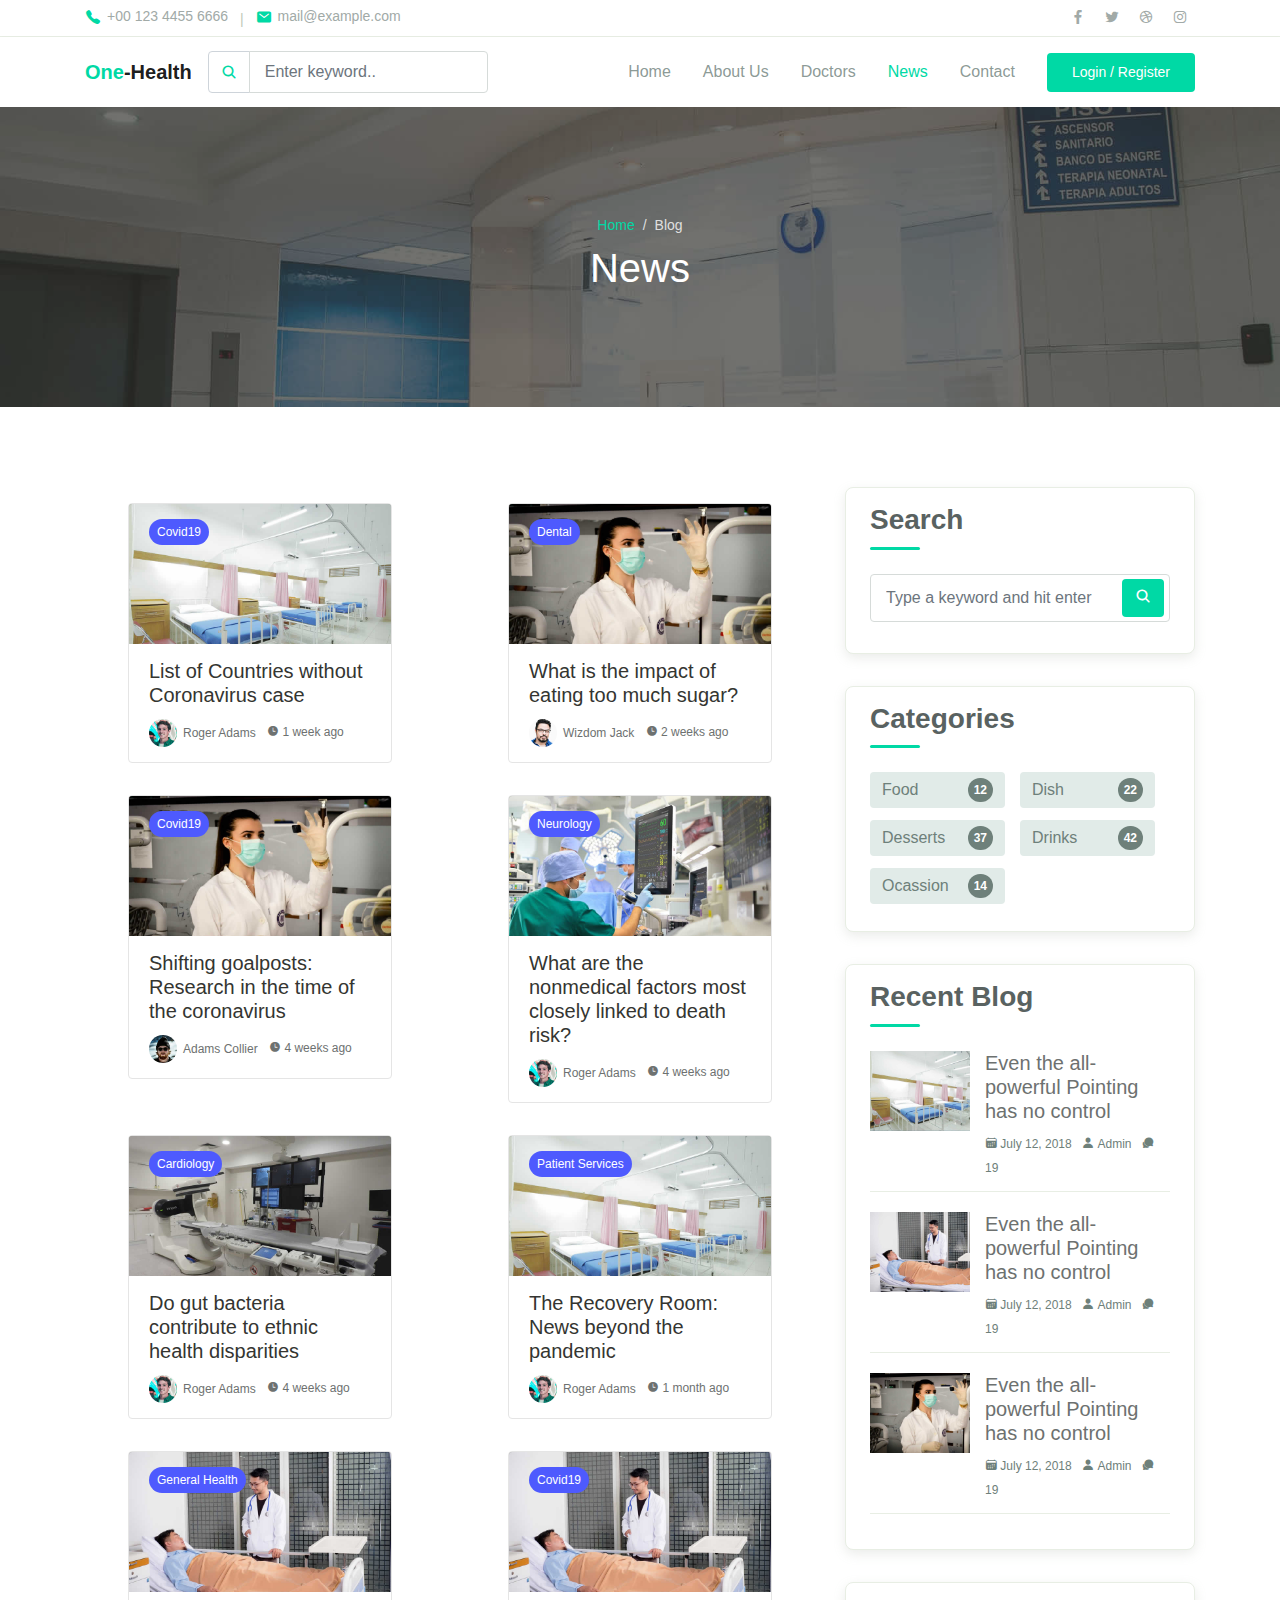
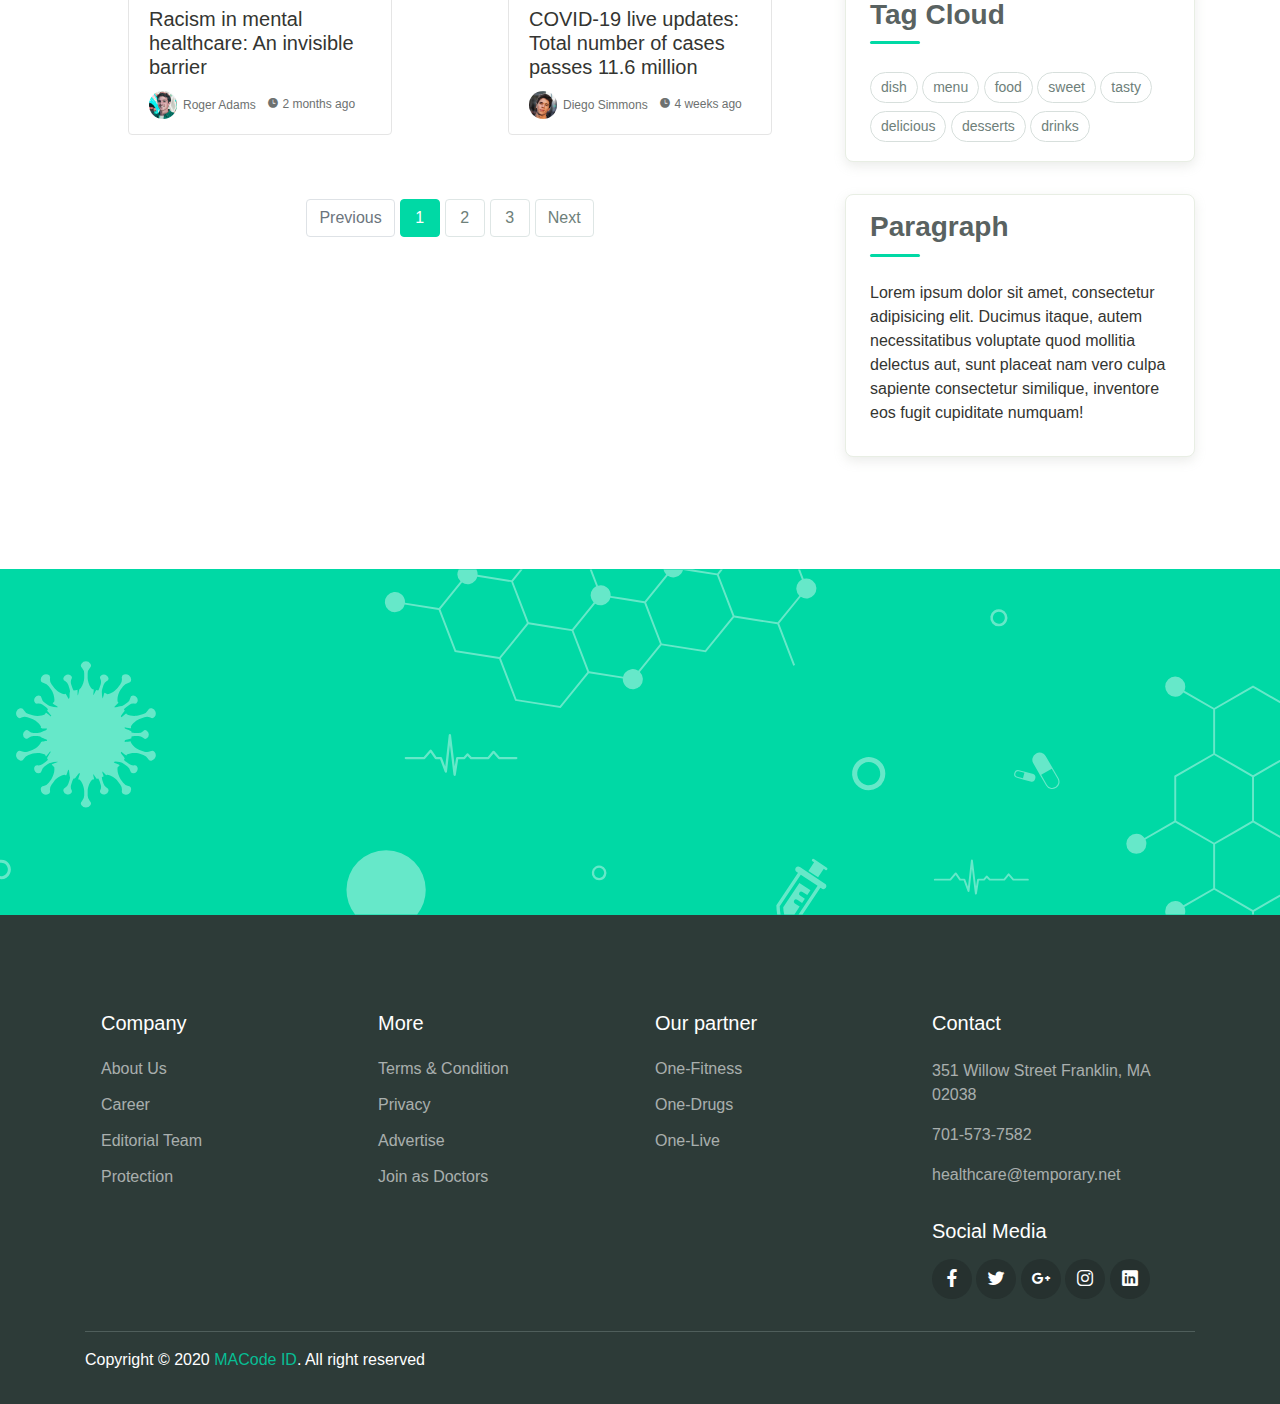
<file: blog.html>
<!DOCTYPE html>
<html lang="en">
<head>
  <meta charset="UTF-8">
  <meta name="viewport" content="width=device-width, initial-scale=1.0">

  <meta http-equiv="X-UA-Compatible" content="ie=edge">

  <meta name="copyright" content="MACode ID, https://macodeid.com/">

  <title>One Health - Medical Center HTML5 Template</title>

  <link rel="stylesheet" href="assets/css/maicons.css">

  <link rel="stylesheet" href="assets/css/bootstrap.css">

  <link rel="stylesheet" href="assets/vendor/owl-carousel/css/owl.carousel.css">

  <link rel="stylesheet" href="assets/vendor/animate/animate.css">

  <link rel="stylesheet" href="assets/css/theme.css">
</head>
<body>

  <!-- Back to top button -->
  <div class="back-to-top"></div>

  <header>
    <div class="topbar">
      <div class="container">
        <div class="row">
          <div class="col-sm-8 text-sm">
            <div class="site-info">
              <a href="#"><span class="mai-call text-primary"></span> +00 123 4455 6666</a>
              <span class="divider">|</span>
              <a href="#"><span class="mai-mail text-primary"></span> mail@example.com</a>
            </div>
          </div>
          <div class="col-sm-4 text-right text-sm">
            <div class="social-mini-button">
              <a href="#"><span class="mai-logo-facebook-f"></span></a>
              <a href="#"><span class="mai-logo-twitter"></span></a>
              <a href="#"><span class="mai-logo-dribbble"></span></a>
              <a href="#"><span class="mai-logo-instagram"></span></a>
            </div>
          </div>
        </div> <!-- .row -->
      </div> <!-- .container -->
    </div> <!-- .topbar -->

    <nav class="navbar navbar-expand-lg navbar-light shadow-sm">
      <div class="container">
        <a class="navbar-brand" href="#"><span class="text-primary">One</span>-Health</a>

        <form action="#">
          <div class="input-group input-navbar">
            <div class="input-group-prepend">
              <span class="input-group-text" id="icon-addon1"><span class="mai-search"></span></span>
            </div>
            <input type="text" class="form-control" placeholder="Enter keyword.." aria-label="Username" aria-describedby="icon-addon1">
          </div>
        </form>

        <button class="navbar-toggler" type="button" data-toggle="collapse" data-target="#navbarSupport" aria-controls="navbarSupport" aria-expanded="false" aria-label="Toggle navigation">
          <span class="navbar-toggler-icon"></span>
        </button>

        <div class="collapse navbar-collapse" id="navbarSupport">
          <ul class="navbar-nav ml-auto">
            <li class="nav-item">
              <a class="nav-link" href="index.html">Home</a>
            </li>
            <li class="nav-item">
              <a class="nav-link" href="about.html">About Us</a>
            </li>
            <li class="nav-item">
              <a class="nav-link" href="doctors.html">Doctors</a>
            </li>
            <li class="nav-item active">
              <a class="nav-link" href="blog.html">News</a>
            </li>
            <li class="nav-item">
              <a class="nav-link" href="contact.html">Contact</a>
            </li>
            <li class="nav-item">
              <a class="btn btn-primary ml-lg-3" href="#">Login / Register</a>
            </li>
          </ul>
        </div> <!-- .navbar-collapse -->
      </div> <!-- .container -->
    </nav>
  </header>

  <div class="page-banner overlay-dark bg-image" style="background-image: url(../assets/img/bg_image_1.jpg);">
    <div class="banner-section">
      <div class="container text-center wow fadeInUp">
        <nav aria-label="Breadcrumb">
          <ol class="breadcrumb breadcrumb-dark bg-transparent justify-content-center py-0 mb-2">
            <li class="breadcrumb-item"><a href="index.html">Home</a></li>
            <li class="breadcrumb-item active" aria-current="page">Blog</li>
          </ol>
        </nav>
        <h1 class="font-weight-normal">News</h1>
      </div> <!-- .container -->
    </div> <!-- .banner-section -->
  </div> <!-- .page-banner -->

  <div class="page-section">
    <div class="container">
      <div class="row">
        <div class="col-lg-8">
          <div class="row">
            <div class="col-sm-6 py-3">
              <div class="card-blog">
                <div class="header">
                  <div class="post-category">
                    <a href="#">Covid19</a>
                  </div>
                  <a href="blog-details" class="post-thumb">
                    <img src="../assets/img/blog/blog_1.jpg" alt="">
                  </a>
                </div>
                <div class="body">
                  <h5 class="post-title"><a href="blog-details.html">List of Countries without Coronavirus case</a></h5>
                  <div class="site-info">
                    <div class="avatar mr-2">
                      <div class="avatar-img">
                        <img src="../assets/img/person/person_1.jpg" alt="">
                      </div>
                      <span>Roger Adams</span>
                    </div>
                    <span class="mai-time"></span> 1 week ago
                  </div>
                </div>
              </div>
            </div>

            <div class="col-sm-6 py-3">
              <div class="card-blog">
                <div class="header">
                  <div class="post-category">
                    <a href="#">Dental</a>
                  </div>
                  <a href="blog-details" class="post-thumb">
                    <img src="../assets/img/blog/blog_3.jpg" alt="">
                  </a>
                </div>
                <div class="body">
                  <h5 class="post-title"><a href="blog-details.html">What is the impact of eating too much sugar?</a></h5>
                  <div class="site-info">
                    <div class="avatar mr-2">
                      <div class="avatar-img">
                        <img src="../assets/img/person/person_4.jpg" alt="">
                      </div>
                      <span>Wizdom Jack</span>
                    </div>
                    <span class="mai-time"></span> 2 weeks ago
                  </div>
                </div>
              </div>
            </div>

            <div class="col-sm-6 py-3">
              <div class="card-blog">
                <div class="header">
                  <div class="post-category">
                    <a href="#">Covid19</a>
                  </div>
                  <a href="blog-details" class="post-thumb">
                    <img src="../assets/img/blog/blog_3.jpg" alt="">
                  </a>
                </div>
                <div class="body">
                  <h5 class="post-title"><a href="blog-details.html">Shifting goalposts: Research in the time of the coronavirus</a></h5>
                  <div class="site-info">
                    <div class="avatar mr-2">
                      <div class="avatar-img">
                        <img src="../assets/img/person/person_3.jpg" alt="">
                      </div>
                      <span>Adams Collier</span>
                    </div>
                    <span class="mai-time"></span> 4 weeks ago
                  </div>
                </div>
              </div>
            </div>
            <div class="col-sm-6 py-3">
              <div class="card-blog">
                <div class="header">
                  <div class="post-category">
                    <a href="#">Neurology</a>
                  </div>
                  <a href="blog-details" class="post-thumb">
                    <img src="../assets/img/blog/blog_4.jpg" alt="">
                  </a>
                </div>
                <div class="body">
                  <h5 class="post-title"><a href="blog-details.html">What are the nonmedical factors most closely linked to death risk?</a></h5>
                  <div class="site-info">
                    <div class="avatar mr-2">
                      <div class="avatar-img">
                        <img src="../assets/img/person/person_1.jpg" alt="">
                      </div>
                      <span>Roger Adams</span>
                    </div>
                    <span class="mai-time"></span> 4 weeks ago
                  </div>
                </div>
              </div>
            </div>
            <div class="col-sm-6 py-3">
              <div class="card-blog">
                <div class="header">
                  <div class="post-category">
                    <a href="#">Cardiology</a>
                  </div>
                  <a href="blog-details" class="post-thumb">
                    <img src="../assets/img/blog/blog_5.jpg" alt="">
                  </a>
                </div>
                <div class="body">
                  <h5 class="post-title"><a href="blog-details.html">Do gut bacteria contribute to ethnic health disparities</a></h5>
                  <div class="site-info">
                    <div class="avatar mr-2">
                      <div class="avatar-img">
                        <img src="../assets/img/person/person_1.jpg" alt="">
                      </div>
                      <span>Roger Adams</span>
                    </div>
                    <span class="mai-time"></span> 4 weeks ago
                  </div>
                </div>
              </div>
            </div>
            <div class="col-sm-6 py-3">
              <div class="card-blog">
                <div class="header">
                  <div class="post-category">
                    <a href="#">Patient Services</a>
                  </div>
                  <a href="blog-details" class="post-thumb">
                    <img src="../assets/img/blog/blog_1.jpg" alt="">
                  </a>
                </div>
                <div class="body">
                  <h5 class="post-title"><a href="blog-details.html">The Recovery Room: News beyond the pandemic</a></h5>
                  <div class="site-info">
                    <div class="avatar mr-2">
                      <div class="avatar-img">
                        <img src="../assets/img/person/person_1.jpg" alt="">
                      </div>
                      <span>Roger Adams</span>
                    </div>
                    <span class="mai-time"></span> 1 month ago
                  </div>
                </div>
              </div>
            </div>
            <div class="col-sm-6 py-3">
              <div class="card-blog">
                <div class="header">
                  <div class="post-category">
                    <a href="#">General Health</a>
                  </div>
                  <a href="blog-details" class="post-thumb">
                    <img src="../assets/img/blog/blog_2.jpg" alt="">
                  </a>
                </div>
                <div class="body">
                  <h5 class="post-title"><a href="blog-details.html">Racism in mental healthcare: An invisible barrier</a></h5>
                  <div class="site-info">
                    <div class="avatar mr-2">
                      <div class="avatar-img">
                        <img src="../assets/img/person/person_1.jpg" alt="">
                      </div>
                      <span>Roger Adams</span>
                    </div>
                    <span class="mai-time"></span> 2 months ago
                  </div>
                </div>
              </div>
            </div>
            
            <div class="col-sm-6 py-3">
              <div class="card-blog">
                <div class="header">
                  <div class="post-category">
                    <a href="#">Covid19</a>
                  </div>
                  <a href="blog-details" class="post-thumb">
                    <img src="../assets/img/blog/blog_2.jpg" alt="">
                  </a>
                </div>
                <div class="body">
                  <h5 class="post-title"><a href="blog-details.html">COVID-19 live updates: Total number of cases passes 11.6 million</a></h5>
                  <div class="site-info">
                    <div class="avatar mr-2">
                      <div class="avatar-img">
                        <img src="../assets/img/person/person_2.jpg" alt="">
                      </div>
                      <span>Diego Simmons</span>
                    </div>
                    <span class="mai-time"></span> 4 weeks ago
                  </div>
                </div>
              </div>
            </div>

            <div class="col-12 my-5">
              <nav aria-label="Page Navigation">
                <ul class="pagination justify-content-center">
                  <li class="page-item disabled">
                    <a class="page-link" href="#" tabindex="-1" aria-disabled="true">Previous</a>
                  </li>
                  <li class="page-item active" aria-current="page">
                    <a class="page-link" href="#">1 <span class="sr-only">(current)</span></a>
                  </li>
                  <li class="page-item">
                    <a class="page-link" href="#">2</a>
                  </li>
                  <li class="page-item"><a class="page-link" href="#">3</a></li>
                  <li class="page-item">
                    <a class="page-link" href="#">Next</a>
                  </li>
                </ul>
              </nav>
            </div>
          </div> <!-- .row -->
        </div>
        <div class="col-lg-4">
          <div class="sidebar">
            <div class="sidebar-block">
              <h3 class="sidebar-title">Search</h3>
              <form action="#" class="search-form">
                <div class="form-group">
                  <input type="text" class="form-control" placeholder="Type a keyword and hit enter">
                  <button type="submit" class="btn"><span class="icon mai-search"></span></button>
                </div>
              </form>
            </div>
            <div class="sidebar-block">
              <h3 class="sidebar-title">Categories</h3>
              <ul class="categories">
                <li><a href="#">Food <span>12</span></a></li>
                <li><a href="#">Dish <span>22</span></a></li>
                <li><a href="#">Desserts <span>37</span></a></li>
                <li><a href="#">Drinks <span>42</span></a></li>
                <li><a href="#">Ocassion <span>14</span></a></li>
              </ul>
            </div>

            <div class="sidebar-block">
              <h3 class="sidebar-title">Recent Blog</h3>
              <div class="blog-item">
                <a class="post-thumb" href="">
                  <img src="../assets/img/blog/blog_1.jpg" alt="">
                </a>
                <div class="content">
                  <h5 class="post-title"><a href="#">Even the all-powerful Pointing has no control</a></h5>
                  <div class="meta">
                    <a href="#"><span class="mai-calendar"></span> July 12, 2018</a>
                    <a href="#"><span class="mai-person"></span> Admin</a>
                    <a href="#"><span class="mai-chatbubbles"></span> 19</a>
                  </div>
                </div>
              </div>
              <div class="blog-item">
                <a class="post-thumb" href="">
                  <img src="../assets/img/blog/blog_2.jpg" alt="">
                </a>
                <div class="content">
                  <h5 class="post-title"><a href="#">Even the all-powerful Pointing has no control</a></h5>
                  <div class="meta">
                    <a href="#"><span class="mai-calendar"></span> July 12, 2018</a>
                    <a href="#"><span class="mai-person"></span> Admin</a>
                    <a href="#"><span class="mai-chatbubbles"></span> 19</a>
                  </div>
                </div>
              </div>
              <div class="blog-item">
                <a class="post-thumb" href="">
                  <img src="../assets/img/blog/blog_3.jpg" alt="">
                </a>
                <div class="content">
                  <h5 class="post-title"><a href="#">Even the all-powerful Pointing has no control</a></h5>
                  <div class="meta">
                    <a href="#"><span class="mai-calendar"></span> July 12, 2018</a>
                    <a href="#"><span class="mai-person"></span> Admin</a>
                    <a href="#"><span class="mai-chatbubbles"></span> 19</a>
                  </div>
                </div>
              </div>
            </div>

            <div class="sidebar-block">
              <h3 class="sidebar-title">Tag Cloud</h3>
              <div class="tagcloud">
                <a href="#" class="tag-cloud-link">dish</a>
                <a href="#" class="tag-cloud-link">menu</a>
                <a href="#" class="tag-cloud-link">food</a>
                <a href="#" class="tag-cloud-link">sweet</a>
                <a href="#" class="tag-cloud-link">tasty</a>
                <a href="#" class="tag-cloud-link">delicious</a>
                <a href="#" class="tag-cloud-link">desserts</a>
                <a href="#" class="tag-cloud-link">drinks</a>
              </div>
            </div>

            <div class="sidebar-block">
              <h3 class="sidebar-title">Paragraph</h3>
              <p>Lorem ipsum dolor sit amet, consectetur adipisicing elit. Ducimus itaque, autem necessitatibus voluptate quod mollitia delectus aut, sunt placeat nam vero culpa sapiente consectetur similique, inventore eos fugit cupiditate numquam!</p>
            </div>
          </div>
        </div> 
      </div> <!-- .row -->
    </div> <!-- .container -->
  </div> <!-- .page-section -->

  <div class="page-section banner-home bg-image" style="background-image: url(../assets/img/banner-pattern.svg);">
    <div class="container py-5 py-lg-0">
      <div class="row align-items-center">
        <div class="col-lg-4 wow zoomIn">
          <div class="img-banner d-none d-lg-block">
            <img src="../assets/img/mobile_app.png" alt="">
          </div>
        </div>
        <div class="col-lg-8 wow fadeInRight">
          <h1 class="font-weight-normal mb-3">Get easy access of all features using One Health Application</h1>
          <a href="#"><img src="../assets/img/google_play.svg" alt=""></a>
          <a href="#" class="ml-2"><img src="../assets/img/app_store.svg" alt=""></a>
        </div>
      </div> <!-- .row -->
    </div> <!-- .container -->
  </div> <!-- .banner-home -->

  <footer class="page-footer">
    <div class="container">
      <div class="row px-md-3">
        <div class="col-sm-6 col-lg-3 py-3">
          <h5>Company</h5>
          <ul class="footer-menu">
            <li><a href="#">About Us</a></li>
            <li><a href="#">Career</a></li>
            <li><a href="#">Editorial Team</a></li>
            <li><a href="#">Protection</a></li>
          </ul>
        </div>
        <div class="col-sm-6 col-lg-3 py-3">
          <h5>More</h5>
          <ul class="footer-menu">
            <li><a href="#">Terms & Condition</a></li>
            <li><a href="#">Privacy</a></li>
            <li><a href="#">Advertise</a></li>
            <li><a href="#">Join as Doctors</a></li>
          </ul>
        </div>
        <div class="col-sm-6 col-lg-3 py-3">
          <h5>Our partner</h5>
          <ul class="footer-menu">
            <li><a href="#">One-Fitness</a></li>
            <li><a href="#">One-Drugs</a></li>
            <li><a href="#">One-Live</a></li>
          </ul>
        </div>
        <div class="col-sm-6 col-lg-3 py-3">
          <h5>Contact</h5>
          <p class="footer-link mt-2">351 Willow Street Franklin, MA 02038</p>
          <a href="#" class="footer-link">701-573-7582</a>
          <a href="#" class="footer-link">healthcare@temporary.net</a>

          <h5 class="mt-3">Social Media</h5>
          <div class="footer-sosmed mt-3">
            <a href="#" target="_blank"><span class="mai-logo-facebook-f"></span></a>
            <a href="#" target="_blank"><span class="mai-logo-twitter"></span></a>
            <a href="#" target="_blank"><span class="mai-logo-google-plus-g"></span></a>
            <a href="#" target="_blank"><span class="mai-logo-instagram"></span></a>
            <a href="#" target="_blank"><span class="mai-logo-linkedin"></span></a>
          </div>
        </div>
      </div>

      <hr>

      <p id="copyright">Copyright &copy; 2020 <a href="https://macodeid.com/" target="_blank">MACode ID</a>. All right reserved</p>
    </div> <!-- .container -->
  </footer> <!-- .page-footer -->

<script src="assets/js/jquery-3.5.1.min.js"></script>

<script src="assets/js/bootstrap.bundle.min.js"></script>

<script src="assets/vendor/owl-carousel/js/owl.carousel.min.js"></script>

<script src="assets/vendor/wow/wow.min.js"></script>

<script src="assets/js/theme.js"></script>
  
</body>
</html>
</file>
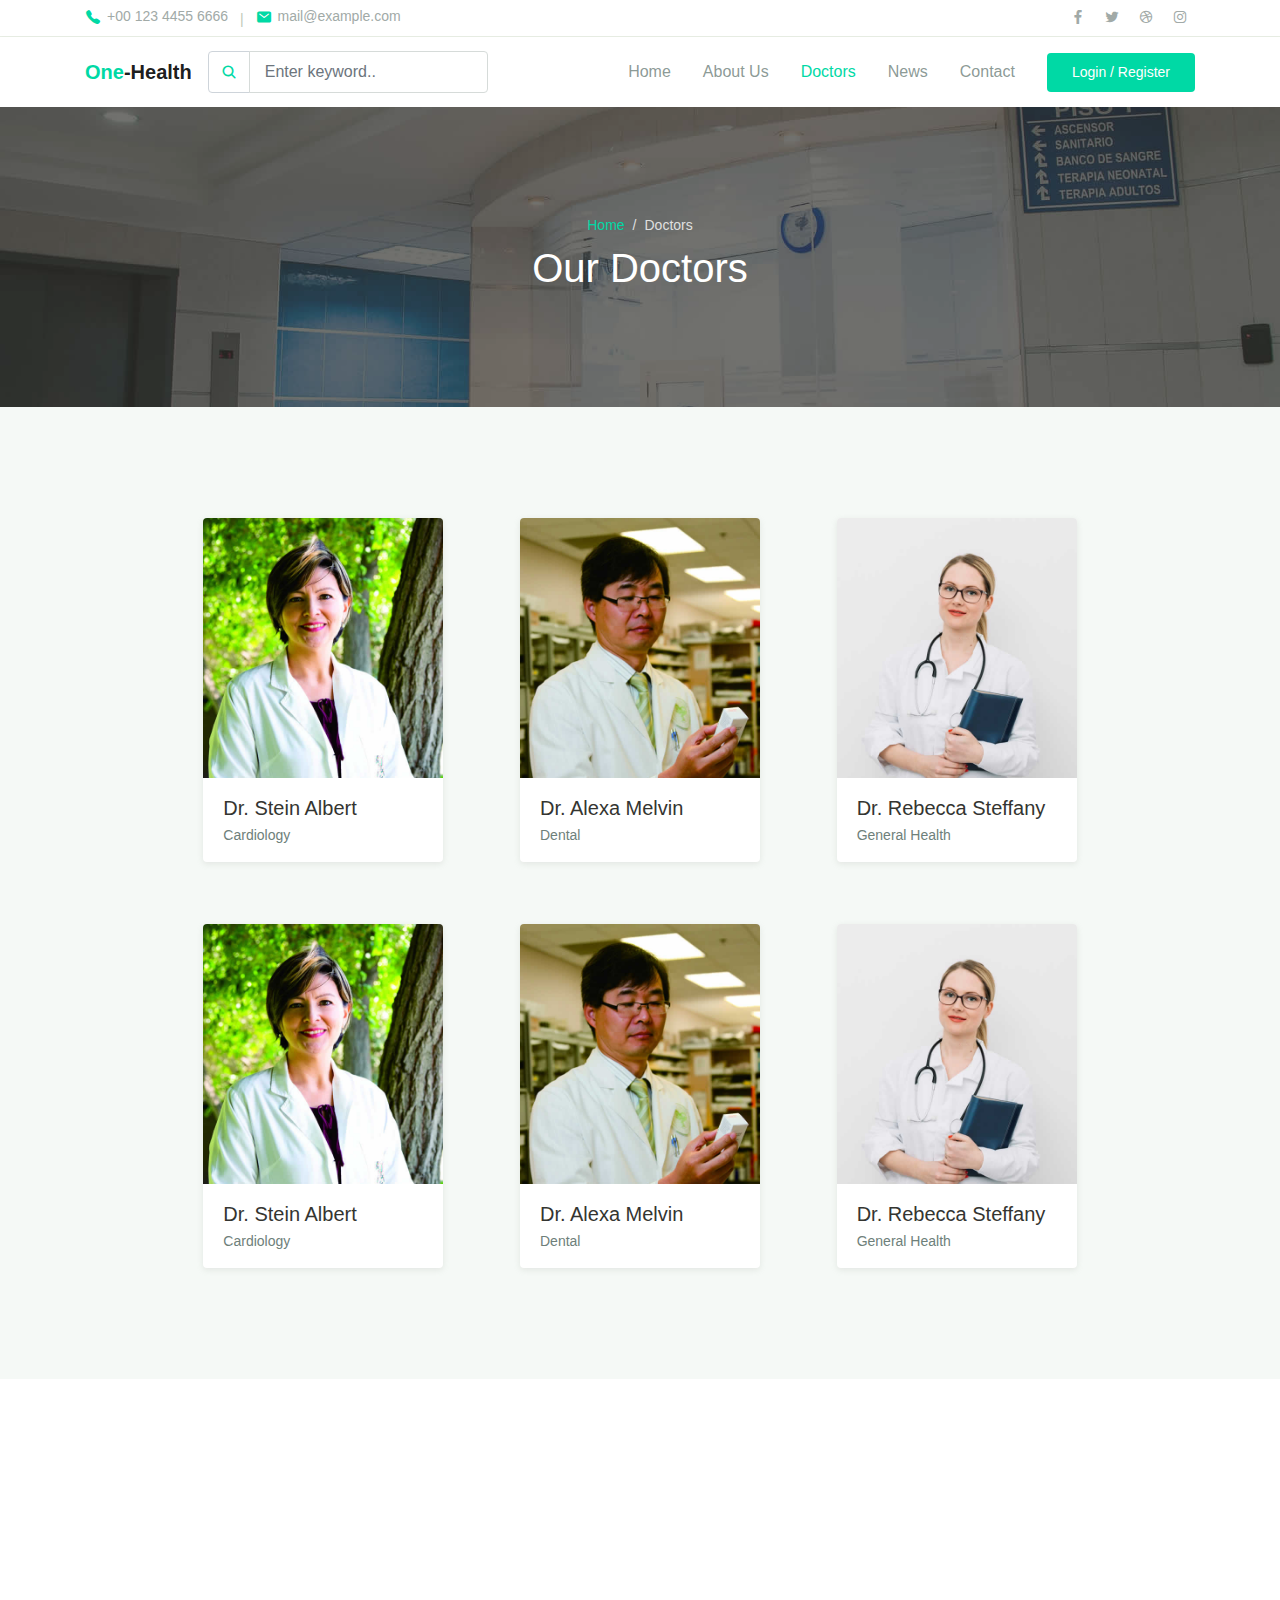
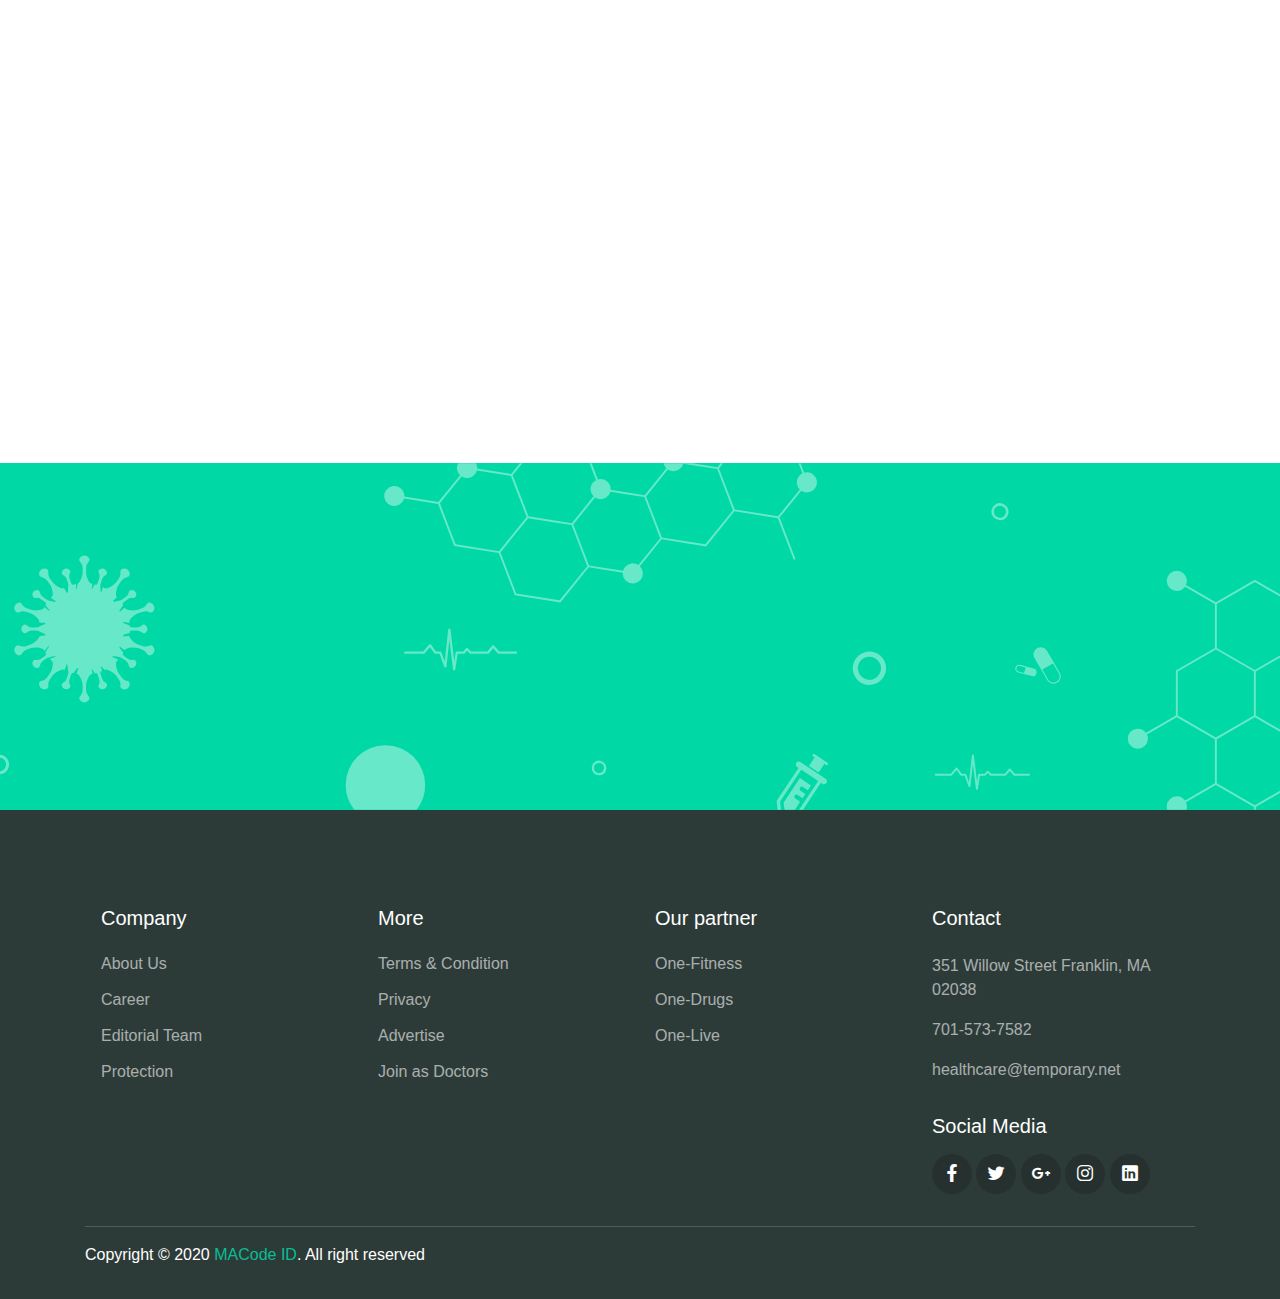
<file: doctors.html>
<!DOCTYPE html>
<html lang="en">
<head>
  <meta charset="UTF-8">
  <meta name="viewport" content="width=device-width, initial-scale=1.0">

  <meta http-equiv="X-UA-Compatible" content="ie=edge">

  <meta name="copyright" content="MACode ID, https://macodeid.com/">

  <title>One Health - Medical Center HTML5 Template</title>

  <link rel="stylesheet" href="assets/css/maicons.css">

  <link rel="stylesheet" href="assets/css/bootstrap.css">

  <link rel="stylesheet" href="assets/vendor/owl-carousel/css/owl.carousel.css">

  <link rel="stylesheet" href="assets/vendor/animate/animate.css">

  <link rel="stylesheet" href="assets/css/theme.css">
</head>
<body>

  <!-- Back to top button -->
  <div class="back-to-top"></div>

  <header>
    <div class="topbar">
      <div class="container">
        <div class="row">
          <div class="col-sm-8 text-sm">
            <div class="site-info">
              <a href="#"><span class="mai-call text-primary"></span> +00 123 4455 6666</a>
              <span class="divider">|</span>
              <a href="#"><span class="mai-mail text-primary"></span> mail@example.com</a>
            </div>
          </div>
          <div class="col-sm-4 text-right text-sm">
            <div class="social-mini-button">
              <a href="#"><span class="mai-logo-facebook-f"></span></a>
              <a href="#"><span class="mai-logo-twitter"></span></a>
              <a href="#"><span class="mai-logo-dribbble"></span></a>
              <a href="#"><span class="mai-logo-instagram"></span></a>
            </div>
          </div>
        </div> <!-- .row -->
      </div> <!-- .container -->
    </div> <!-- .topbar -->

    <nav class="navbar navbar-expand-lg navbar-light shadow-sm">
      <div class="container">
        <a class="navbar-brand" href="#"><span class="text-primary">One</span>-Health</a>

        <form action="#">
          <div class="input-group input-navbar">
            <div class="input-group-prepend">
              <span class="input-group-text" id="icon-addon1"><span class="mai-search"></span></span>
            </div>
            <input type="text" class="form-control" placeholder="Enter keyword.." aria-label="Username" aria-describedby="icon-addon1">
          </div>
        </form>

        <button class="navbar-toggler" type="button" data-toggle="collapse" data-target="#navbarSupport" aria-controls="navbarSupport" aria-expanded="false" aria-label="Toggle navigation">
          <span class="navbar-toggler-icon"></span>
        </button>

        <div class="collapse navbar-collapse" id="navbarSupport">
          <ul class="navbar-nav ml-auto">
            <li class="nav-item">
              <a class="nav-link" href="index.html">Home</a>
            </li>
            <li class="nav-item">
              <a class="nav-link" href="about.html">About Us</a>
            </li>
            <li class="nav-item active">
              <a class="nav-link" href="doctors.html">Doctors</a>
            </li>
            <li class="nav-item">
              <a class="nav-link" href="blog.html">News</a>
            </li>
            <li class="nav-item">
              <a class="nav-link" href="contact.html">Contact</a>
            </li>
            <li class="nav-item">
              <a class="btn btn-primary ml-lg-3" href="#">Login / Register</a>
            </li>
          </ul>
        </div> <!-- .navbar-collapse -->
      </div> <!-- .container -->
    </nav>
  </header>

  <div class="page-banner overlay-dark bg-image" style="background-image: url(../assets/img/bg_image_1.jpg);">
    <div class="banner-section">
      <div class="container text-center wow fadeInUp">
        <nav aria-label="Breadcrumb">
          <ol class="breadcrumb breadcrumb-dark bg-transparent justify-content-center py-0 mb-2">
            <li class="breadcrumb-item"><a href="index.html">Home</a></li>
            <li class="breadcrumb-item active" aria-current="page">Doctors</li>
          </ol>
        </nav>
        <h1 class="font-weight-normal">Our Doctors</h1>
      </div> <!-- .container -->
    </div> <!-- .banner-section -->
  </div> <!-- .page-banner -->

  <div class="page-section bg-light">
    <div class="container">
      <div class="row justify-content-center">
        <div class="col-lg-10">

          <div class="row">
            
            <div class="col-md-6 col-lg-4 py-3 wow zoomIn">
              <div class="card-doctor">
                <div class="header">
                  <img src="../assets/img/doctors/doctor_1.jpg" alt="">
                  <div class="meta">
                    <a href="#"><span class="mai-call"></span></a>
                    <a href="#"><span class="mai-logo-whatsapp"></span></a>
                  </div>
                </div>
                <div class="body">
                  <p class="text-xl mb-0">Dr. Stein Albert</p>
                  <span class="text-sm text-grey">Cardiology</span>
                </div>
              </div>
            </div>
    
            <div class="col-md-6 col-lg-4 py-3 wow zoomIn">
              <div class="card-doctor">
                <div class="header">
                  <img src="../assets/img/doctors/doctor_2.jpg" alt="">
                  <div class="meta">
                    <a href="#"><span class="mai-call"></span></a>
                    <a href="#"><span class="mai-logo-whatsapp"></span></a>
                  </div>
                </div>
                <div class="body">
                  <p class="text-xl mb-0">Dr. Alexa Melvin</p>
                  <span class="text-sm text-grey">Dental</span>
                </div>
              </div>
            </div>
    
            <div class="col-md-6 col-lg-4 py-3 wow zoomIn">
              <div class="card-doctor">
                <div class="header">
                  <img src="../assets/img/doctors/doctor_3.jpg" alt="">
                  <div class="meta">
                    <a href="#"><span class="mai-call"></span></a>
                    <a href="#"><span class="mai-logo-whatsapp"></span></a>
                  </div>
                </div>
                <div class="body">
                  <p class="text-xl mb-0">Dr. Rebecca Steffany</p>
                  <span class="text-sm text-grey">General Health</span>
                </div>
              </div>
            </div>
    
            <div class="col-md-6 col-lg-4 py-3 wow zoomIn">
              <div class="card-doctor">
                <div class="header">
                  <img src="../assets/img/doctors/doctor_1.jpg" alt="">
                  <div class="meta">
                    <a href="#"><span class="mai-call"></span></a>
                    <a href="#"><span class="mai-logo-whatsapp"></span></a>
                  </div>
                </div>
                <div class="body">
                  <p class="text-xl mb-0">Dr. Stein Albert</p>
                  <span class="text-sm text-grey">Cardiology</span>
                </div>
              </div>
            </div>
    
            <div class="col-md-6 col-lg-4 py-3 wow zoomIn">
              <div class="card-doctor">
                <div class="header">
                  <img src="../assets/img/doctors/doctor_2.jpg" alt="">
                  <div class="meta">
                    <a href="#"><span class="mai-call"></span></a>
                    <a href="#"><span class="mai-logo-whatsapp"></span></a>
                  </div>
                </div>
                <div class="body">
                  <p class="text-xl mb-0">Dr. Alexa Melvin</p>
                  <span class="text-sm text-grey">Dental</span>
                </div>
              </div>
            </div>
    
            <div class="col-md-6 col-lg-4 py-3 wow zoomIn">
              <div class="card-doctor">
                <div class="header">
                  <img src="../assets/img/doctors/doctor_3.jpg" alt="">
                  <div class="meta">
                    <a href="#"><span class="mai-call"></span></a>
                    <a href="#"><span class="mai-logo-whatsapp"></span></a>
                  </div>
                </div>
                <div class="body">
                  <p class="text-xl mb-0">Dr. Rebecca Steffany</p>
                  <span class="text-sm text-grey">General Health</span>
                </div>
              </div>
            </div>

          </div>

        </div>
      </div>
    </div> <!-- .container -->
  </div> <!-- .page-section -->

  <div class="page-section">
    <div class="container">
      <h1 class="text-center wow fadeInUp">Make an Appointment</h1>

      <form class="main-form">
        <div class="row mt-5 ">
          <div class="col-12 col-sm-6 py-2 wow fadeInLeft">
            <input type="text" class="form-control" placeholder="Full name">
          </div>
          <div class="col-12 col-sm-6 py-2 wow fadeInRight">
            <input type="text" class="form-control" placeholder="Email address..">
          </div>
          <div class="col-12 col-sm-6 py-2 wow fadeInLeft" data-wow-delay="300ms">
            <input type="date" class="form-control">
          </div>
          <div class="col-12 col-sm-6 py-2 wow fadeInRight" data-wow-delay="300ms">
            <select name="departement" id="departement" class="custom-select">
              <option value="general">General Health</option>
              <option value="cardiology">Cardiology</option>
              <option value="dental">Dental</option>
              <option value="neurology">Neurology</option>
              <option value="orthopaedics">Orthopaedics</option>
            </select>
          </div>
          <div class="col-12 py-2 wow fadeInUp" data-wow-delay="300ms">
            <input type="text" class="form-control" placeholder="Number..">
          </div>
          <div class="col-12 py-2 wow fadeInUp" data-wow-delay="300ms">
            <textarea name="message" id="message" class="form-control" rows="6" placeholder="Enter message.."></textarea>
          </div>
        </div>

        <button type="submit" class="btn btn-primary mt-3 wow zoomIn">Submit Request</button>
      </form>
    </div> <!-- .container -->
  </div> <!-- .page-section -->
  

  <div class="page-section banner-home bg-image" style="background-image: url(../assets/img/banner-pattern.svg);">
    <div class="container py-5 py-lg-0">
      <div class="row align-items-center">
        <div class="col-lg-4 wow zoomIn">
          <div class="img-banner d-none d-lg-block">
            <img src="../assets/img/mobile_app.png" alt="">
          </div>
        </div>
        <div class="col-lg-8 wow fadeInRight">
          <h1 class="font-weight-normal mb-3">Get easy access of all features using One Health Application</h1>
          <a href="#"><img src="../assets/img/google_play.svg" alt=""></a>
          <a href="#" class="ml-2"><img src="../assets/img/app_store.svg" alt=""></a>
        </div>
      </div>
    </div>
  </div> <!-- .banner-home -->

  <footer class="page-footer">
    <div class="container">
      <div class="row px-md-3">
        <div class="col-sm-6 col-lg-3 py-3">
          <h5>Company</h5>
          <ul class="footer-menu">
            <li><a href="#">About Us</a></li>
            <li><a href="#">Career</a></li>
            <li><a href="#">Editorial Team</a></li>
            <li><a href="#">Protection</a></li>
          </ul>
        </div>
        <div class="col-sm-6 col-lg-3 py-3">
          <h5>More</h5>
          <ul class="footer-menu">
            <li><a href="#">Terms & Condition</a></li>
            <li><a href="#">Privacy</a></li>
            <li><a href="#">Advertise</a></li>
            <li><a href="#">Join as Doctors</a></li>
          </ul>
        </div>
        <div class="col-sm-6 col-lg-3 py-3">
          <h5>Our partner</h5>
          <ul class="footer-menu">
            <li><a href="#">One-Fitness</a></li>
            <li><a href="#">One-Drugs</a></li>
            <li><a href="#">One-Live</a></li>
          </ul>
        </div>
        <div class="col-sm-6 col-lg-3 py-3">
          <h5>Contact</h5>
          <p class="footer-link mt-2">351 Willow Street Franklin, MA 02038</p>
          <a href="#" class="footer-link">701-573-7582</a>
          <a href="#" class="footer-link">healthcare@temporary.net</a>

          <h5 class="mt-3">Social Media</h5>
          <div class="footer-sosmed mt-3">
            <a href="#" target="_blank"><span class="mai-logo-facebook-f"></span></a>
            <a href="#" target="_blank"><span class="mai-logo-twitter"></span></a>
            <a href="#" target="_blank"><span class="mai-logo-google-plus-g"></span></a>
            <a href="#" target="_blank"><span class="mai-logo-instagram"></span></a>
            <a href="#" target="_blank"><span class="mai-logo-linkedin"></span></a>
          </div>
        </div>
      </div>

      <hr>

      <p id="copyright">Copyright &copy; 2020 <a href="https://macodeid.com/" target="_blank">MACode ID</a>. All right reserved</p>
    </div>
  </footer>

<script src="assets/js/jquery-3.5.1.min.js"></script>

<script src="assets/js/bootstrap.bundle.min.js"></script>

<script src="assets/vendor/owl-carousel/js/owl.carousel.min.js"></script>

<script src="assets/vendor/wow/wow.min.js"></script>

<script src="assets/js/theme.js"></script>
  
</body>
</html>
</file>
<file: assets/css/maicons.css>
@font-face {
  font-family: 'maicons';
  src:  url('../fonts/maicons.eot?c9nlkl');
  src:  url('../fonts/maicons.eot?c9nlkl#iefix') format('embedded-opentype'),
    url('../fonts/maicons.ttf?c9nlkl') format('truetype'),
    url('../fonts/maicons.woff?c9nlkl') format('woff'),
    url('../fonts/maicons.svg?c9nlkl#maicons') format('svg');
  font-weight: normal;
  font-style: normal;
  font-display: block;
}

[class^="mai-"], [class*=" mai-"] {
  /* use !important to prevent issues with browser extensions that change fonts */
  font-family: 'maicons' !important;
  speak: none;
  font-style: normal;
  font-weight: normal;
  font-variant: normal;
  text-transform: none;
  line-height: 1;

  /* Better Font Rendering =========== */
  -webkit-font-smoothing: antialiased;
  -moz-osx-font-smoothing: grayscale;
}

.mai-add:before {
  content: "\e900";
}
.mai-add-circle:before {
  content: "\e901";
}
.mai-add-circle-outline:before {
  content: "\e902";
}
.mai-airplane:before {
  content: "\e903";
}
.mai-airplane-outline:before {
  content: "\e904";
}
.mai-alarm:before {
  content: "\e905";
}
.mai-alarm-outline:before {
  content: "\e906";
}
.mai-albums:before {
  content: "\e907";
}
.mai-albums-outline:before {
  content: "\e908";
}
.mai-alert:before {
  content: "\e909";
}
.mai-alert-circle:before {
  content: "\e90a";
}
.mai-alert-circle-outline:before {
  content: "\e90b";
}
.mai-analytics:before {
  content: "\e90c";
}
.mai-analytics-outline:before {
  content: "\e90d";
}
.mai-aperture:before {
  content: "\e90e";
}
.mai-aperture-outline:before {
  content: "\e90f";
}
.mai-apps:before {
  content: "\e910";
}
.mai-apps-outline:before {
  content: "\e911";
}
.mai-archive:before {
  content: "\e912";
}
.mai-archive-outline:before {
  content: "\e913";
}
.mai-arrow-back:before {
  content: "\e914";
}
.mai-arrow-back-circle:before {
  content: "\e915";
}
.mai-arrow-back-circle-outline:before {
  content: "\e916";
}
.mai-arrow-down:before {
  content: "\e917";
}
.mai-arrow-down-circle:before {
  content: "\e918";
}
.mai-arrow-down-circle-outline:before {
  content: "\e919";
}
.mai-arrow-forward:before {
  content: "\e91a";
}
.mai-arrow-forward-circle:before {
  content: "\e91b";
}
.mai-arrow-forward-circle-outline:before {
  content: "\e91c";
}
.mai-arrow-redo:before {
  content: "\e91d";
}
.mai-arrow-redo-circle:before {
  content: "\e91e";
}
.mai-arrow-redo-circle-outline:before {
  content: "\e91f";
}
.mai-arrow-redo-outline:before {
  content: "\e920";
}
.mai-arrow-undo:before {
  content: "\e921";
}
.mai-arrow-undo-circle:before {
  content: "\e922";
}
.mai-arrow-undo-circle-outline:before {
  content: "\e923";
}
.mai-arrow-undo-outline:before {
  content: "\e924";
}
.mai-arrow-up:before {
  content: "\e925";
}
.mai-arrow-up-circle:before {
  content: "\e926";
}
.mai-arrow-up-circle-outline:before {
  content: "\e927";
}
.mai-at:before {
  content: "\e928";
}
.mai-at-circle:before {
  content: "\e929";
}
.mai-at-circle-outline:before {
  content: "\e92a";
}
.mai-attach:before {
  content: "\e92b";
}
.mai-attach-outline:before {
  content: "\e92c";
}
.mai-backspace:before {
  content: "\e92d";
}
.mai-backspace-outline:before {
  content: "\e92e";
}
.mai-bandage:before {
  content: "\e92f";
}
.mai-bandage-outline:before {
  content: "\e930";
}
.mai-bar-chart:before {
  content: "\e932";
}
.mai-bar-chart-outline:before {
  content: "\e933";
}
.mai-barbell:before {
  content: "\e931";
}
.mai-barcode:before {
  content: "\e934";
}
.mai-barcode-outline:before {
  content: "\e935";
}
.mai-baseball:before {
  content: "\e936";
}
.mai-baseball-outline:before {
  content: "\e937";
}
.mai-basket:before {
  content: "\e938";
}
.mai-basket-outline:before {
  content: "\e93b";
}
.mai-basketball:before {
  content: "\e939";
}
.mai-basketball-outline:before {
  content: "\e93a";
}
.mai-battery-charging:before {
  content: "\e93c";
}
.mai-battery-dead:before {
  content: "\e93d";
}
.mai-battery-full:before {
  content: "\e93e";
}
.mai-battery-half:before {
  content: "\e93f";
}
.mai-beaker:before {
  content: "\e940";
}
.mai-beaker-outline:before {
  content: "\e941";
}
.mai-bed:before {
  content: "\e942";
}
.mai-bed-outline:before {
  content: "\e943";
}
.mai-beer:before {
  content: "\e944";
}
.mai-beer-outline:before {
  content: "\e945";
}
.mai-bicycle:before {
  content: "\e946";
}
.mai-bluetooth:before {
  content: "\e947";
}
.mai-boat:before {
  content: "\e948";
}
.mai-boat-outline:before {
  content: "\e949";
}
.mai-body:before {
  content: "\e94a";
}
.mai-body-outline:before {
  content: "\e94b";
}
.mai-bonfire:before {
  content: "\e94c";
}
.mai-bonfire-outline:before {
  content: "\e94d";
}
.mai-book:before {
  content: "\e94e";
}
.mai-book-outline:before {
  content: "\e953";
}
.mai-bookmark:before {
  content: "\e94f";
}
.mai-bookmark-outline:before {
  content: "\e950";
}
.mai-bookmarks:before {
  content: "\e951";
}
.mai-bookmarks-outline:before {
  content: "\e952";
}
.mai-briefcase:before {
  content: "\e954";
}
.mai-briefcase-outline:before {
  content: "\e955";
}
.mai-browsers:before {
  content: "\e956";
}
.mai-browsers-outline:before {
  content: "\e957";
}
.mai-brush:before {
  content: "\e958";
}
.mai-brush-outline:before {
  content: "\e959";
}
.mai-bug:before {
  content: "\e95a";
}
.mai-bug-outline:before {
  content: "\e95b";
}
.mai-build:before {
  content: "\e95c";
}
.mai-build-outline:before {
  content: "\e95d";
}
.mai-bulb:before {
  content: "\e95e";
}
.mai-bulb-outline:before {
  content: "\e95f";
}
.mai-bus:before {
  content: "\e960";
}
.mai-bus-outline:before {
  content: "\e963";
}
.mai-business:before {
  content: "\e961";
}
.mai-business-outline:before {
  content: "\e962";
}
.mai-cafe:before {
  content: "\e964";
}
.mai-cafe-outline:before {
  content: "\e965";
}
.mai-calculator:before {
  content: "\e966";
}
.mai-calculator-outline:before {
  content: "\e967";
}
.mai-calendar:before {
  content: "\e968";
}
.mai-calendar-outline:before {
  content: "\e969";
}
.mai-call:before {
  content: "\e96a";
}
.mai-call-outline:before {
  content: "\e96b";
}
.mai-camera:before {
  content: "\e96c";
}
.mai-camera-outline:before {
  content: "\e96d";
}
.mai-camera-reverse:before {
  content: "\e96e";
}
.mai-camera-reverse-outline:before {
  content: "\e96f";
}
.mai-car:before {
  content: "\e970";
}
.mai-car-outline:before {
  content: "\e97f";
}
.mai-car-sport:before {
  content: "\e980";
}
.mai-car-sport-outline:before {
  content: "\e981";
}
.mai-card:before {
  content: "\e971";
}
.mai-card-outline:before {
  content: "\e972";
}
.mai-caret-back:before {
  content: "\e973";
}
.mai-caret-back-circle:before {
  content: "\e974";
}
.mai-caret-back-circle-outline:before {
  content: "\e975";
}
.mai-caret-down:before {
  content: "\e976";
}
.mai-caret-down-circle:before {
  content: "\e977";
}
.mai-caret-down-circle-outline:before {
  content: "\e978";
}
.mai-caret-forward:before {
  content: "\e979";
}
.mai-caret-forward-circle:before {
  content: "\e97a";
}
.mai-caret-forward-circle-outline:before {
  content: "\e97b";
}
.mai-caret-up:before {
  content: "\e97c";
}
.mai-caret-up-circle:before {
  content: "\e97d";
}
.mai-caret-up-circle-outline:before {
  content: "\e97e";
}
.mai-cart:before {
  content: "\e982";
}
.mai-cart-outline:before {
  content: "\e983";
}
.mai-cash:before {
  content: "\e984";
}
.mai-cash-outline:before {
  content: "\e985";
}
.mai-chatbox:before {
  content: "\e986";
}
.mai-chatbox-ellipses:before {
  content: "\e987";
}
.mai-chatbox-ellipses-outline:before {
  content: "\e988";
}
.mai-chatbox-outline:before {
  content: "\e989";
}
.mai-chatbubble:before {
  content: "\e98a";
}
.mai-chatbubble-ellipses:before {
  content: "\e98b";
}
.mai-chatbubble-ellipses-outline:before {
  content: "\e98c";
}
.mai-chatbubble-outline:before {
  content: "\e98d";
}
.mai-chatbubbles:before {
  content: "\e98e";
}
.mai-chatbubbles-outline:before {
  content: "\e98f";
}
.mai-checkbox:before {
  content: "\e990";
}
.mai-checkbox-outline:before {
  content: "\e991";
}
.mai-checkmark:before {
  content: "\e992";
}
.mai-checkmark-circle:before {
  content: "\e993";
}
.mai-checkmark-circle-outline:before {
  content: "\e994";
}
.mai-checkmark-done:before {
  content: "\e995";
}
.mai-checkmark-done-circle:before {
  content: "\e996";
}
.mai-checkmark-done-circle-outline:before {
  content: "\e997";
}
.mai-chevron-back:before {
  content: "\e998";
}
.mai-chevron-back-circle:before {
  content: "\e999";
}
.mai-chevron-back-circle-outline:before {
  content: "\e99a";
}
.mai-chevron-down:before {
  content: "\e99b";
}
.mai-chevron-down-circle:before {
  content: "\e99c";
}
.mai-chevron-down-circle-outline:before {
  content: "\e99d";
}
.mai-chevron-forward:before {
  content: "\e99e";
}
.mai-chevron-forward-circle:before {
  content: "\e99f";
}
.mai-chevron-forward-circle-outline:before {
  content: "\e9a0";
}
.mai-chevron-up:before {
  content: "\e9a1";
}
.mai-chevron-up-circle:before {
  content: "\e9a2";
}
.mai-chevron-up-circle-outline:before {
  content: "\e9a3";
}
.mai-clipboard:before {
  content: "\e9a4";
}
.mai-clipboard-outline:before {
  content: "\e9a5";
}
.mai-close:before {
  content: "\e9a6";
}
.mai-close-circle:before {
  content: "\e9a7";
}
.mai-close-circle-outline:before {
  content: "\e9a8";
}
.mai-cloud:before {
  content: "\e9a9";
}
.mai-cloud-circle:before {
  content: "\e9aa";
}
.mai-cloud-circle-outline:before {
  content: "\e9ab";
}
.mai-cloud-done:before {
  content: "\e9ac";
}
.mai-cloud-done-outline:before {
  content: "\e9ad";
}
.mai-cloud-download:before {
  content: "\e9ae";
}
.mai-cloud-download-outline:before {
  content: "\e9af";
}
.mai-cloud-offline:before {
  content: "\e9b0";
}
.mai-cloud-offline-outline:before {
  content: "\e9b1";
}
.mai-cloud-outline:before {
  content: "\e9b2";
}
.mai-cloud-upload:before {
  content: "\e9b3";
}
.mai-cloud-upload-outline:before {
  content: "\e9b4";
}
.mai-cloudy:before {
  content: "\e9b5";
}
.mai-cloudy-night:before {
  content: "\e9b6";
}
.mai-cloudy-night-outline:before {
  content: "\e9b7";
}
.mai-cloudy-outline:before {
  content: "\e9b8";
}
.mai-code:before {
  content: "\e9b9";
}
.mai-code-download:before {
  content: "\e9ba";
}
.mai-code-slash:before {
  content: "\e9bb";
}
.mai-code-working:before {
  content: "\e9bc";
}
.mai-cog:before {
  content: "\e9bd";
}
.mai-color-fill:before {
  content: "\e9be";
}
.mai-color-fill-outline:before {
  content: "\e9bf";
}
.mai-color-filter:before {
  content: "\e9c0";
}
.mai-color-filter-outline:before {
  content: "\e9c1";
}
.mai-color-palette:before {
  content: "\e9c2";
}
.mai-color-palette-outline:before {
  content: "\e9c3";
}
.mai-color-wand:before {
  content: "\e9c4";
}
.mai-color-wand-outline:before {
  content: "\e9c5";
}
.mai-compass:before {
  content: "\e9c6";
}
.mai-compass-outline:before {
  content: "\e9c7";
}
.mai-construct:before {
  content: "\e9c8";
}
.mai-construct-outline:before {
  content: "\e9c9";
}
.mai-contract:before {
  content: "\e9ca";
}
.mai-contrast:before {
  content: "\e9cb";
}
.mai-copy:before {
  content: "\e9cc";
}
.mai-copy-outline:before {
  content: "\e9cd";
}
.mai-create:before {
  content: "\e9ce";
}
.mai-create-outline:before {
  content: "\e9cf";
}
.mai-crop:before {
  content: "\e9d0";
}
.mai-cube:before {
  content: "\e9d1";
}
.mai-cube-outline:before {
  content: "\e9d2";
}
.mai-cut:before {
  content: "\e9d3";
}
.mai-desktop:before {
  content: "\e9d4";
}
.mai-desktop-outline:before {
  content: "\e9d5";
}
.mai-disc:before {
  content: "\e9d6";
}
.mai-disc-outline:before {
  content: "\e9d7";
}
.mai-document:before {
  content: "\e9d8";
}
.mai-document-outline:before {
  content: "\e9d9";
}
.mai-document-text:before {
  content: "\e9dc";
}
.mai-document-text-outline:before {
  content: "\e9dd";
}
.mai-documents:before {
  content: "\e9da";
}
.mai-documents-outline:before {
  content: "\e9db";
}
.mai-download:before {
  content: "\e9de";
}
.mai-download-outline:before {
  content: "\e9df";
}
.mai-duplicate:before {
  content: "\e9e0";
}
.mai-duplicate-outline:before {
  content: "\e9e1";
}
.mai-ear:before {
  content: "\e9e2";
}
.mai-ear-outline:before {
  content: "\e9e3";
}
.mai-earth:before {
  content: "\e9e4";
}
.mai-earth-outline:before {
  content: "\e9e5";
}
.mai-easel:before {
  content: "\e9e6";
}
.mai-easel-outline:before {
  content: "\e9e7";
}
.mai-egg:before {
  content: "\e9e8";
}
.mai-egg-outline:before {
  content: "\e9e9";
}
.mai-ellipse:before {
  content: "\e9ea";
}
.mai-ellipse-outline:before {
  content: "\e9eb";
}
.mai-ellipsis-horizontal:before {
  content: "\e9ec";
}
.mai-ellipsis-horizontal-circle:before {
  content: "\e9ed";
}
.mai-ellipsis-vertical:before {
  content: "\e9ee";
}
.mai-ellipsis-vertical-circle:before {
  content: "\e9ef";
}
.mai-enter:before {
  content: "\e9f0";
}
.mai-enter-outline:before {
  content: "\e9f1";
}
.mai-exit:before {
  content: "\e9f2";
}
.mai-exit-outline:before {
  content: "\e9f3";
}
.mai-expand:before {
  content: "\e9f4";
}
.mai-eye:before {
  content: "\e9f5";
}
.mai-eye-off:before {
  content: "\e9f8";
}
.mai-eye-off-outline:before {
  content: "\e9f9";
}
.mai-eye-outline:before {
  content: "\e9fa";
}
.mai-eyedrop:before {
  content: "\e9f6";
}
.mai-eyedrop-outline:before {
  content: "\e9f7";
}
.mai-fast-food:before {
  content: "\e9fb";
}
.mai-fast-food-outline:before {
  content: "\e9fc";
}
.mai-female:before {
  content: "\e9fd";
}
.mai-file-tray:before {
  content: "\e9fe";
}
.mai-file-tray-full:before {
  content: "\e9ff";
}
.mai-file-tray-full-outline:before {
  content: "\ea00";
}
.mai-file-tray-outline:before {
  content: "\ea01";
}
.mai-film:before {
  content: "\ea02";
}
.mai-film-outline:before {
  content: "\ea03";
}
.mai-filter:before {
  content: "\ea04";
}
.mai-finger-print:before {
  content: "\ea05";
}
.mai-fitness:before {
  content: "\ea06";
}
.mai-fitness-outline:before {
  content: "\ea07";
}
.mai-flag:before {
  content: "\ea08";
}
.mai-flag-outline:before {
  content: "\ea09";
}
.mai-flame:before {
  content: "\ea0a";
}
.mai-flame-outline:before {
  content: "\ea0b";
}
.mai-flash:before {
  content: "\ea0c";
}
.mai-flash-off:before {
  content: "\ea0f";
}
.mai-flash-off-outline:before {
  content: "\ea10";
}
.mai-flash-outline:before {
  content: "\ea11";
}
.mai-flashlight:before {
  content: "\ea0d";
}
.mai-flashlight-outline:before {
  content: "\ea0e";
}
.mai-flask:before {
  content: "\ea12";
}
.mai-flask-outline:before {
  content: "\ea13";
}
.mai-flower:before {
  content: "\ea14";
}
.mai-flower-outline:before {
  content: "\ea15";
}
.mai-folder:before {
  content: "\ea16";
}
.mai-folder-open:before {
  content: "\ea17";
}
.mai-folder-open-outline:before {
  content: "\ea18";
}
.mai-folder-outline:before {
  content: "\ea19";
}
.mai-football:before {
  content: "\ea1a";
}
.mai-football-outline:before {
  content: "\ea1b";
}
.mai-funnel:before {
  content: "\ea1c";
}
.mai-funnel-outline:before {
  content: "\ea1d";
}
.mai-game-controller:before {
  content: "\ea1e";
}
.mai-game-controller-outline:before {
  content: "\ea1f";
}
.mai-gift:before {
  content: "\ea20";
}
.mai-gift-outline:before {
  content: "\ea21";
}
.mai-git-branch:before {
  content: "\ea22";
}
.mai-git-commit:before {
  content: "\ea23";
}
.mai-git-compare:before {
  content: "\ea24";
}
.mai-git-merge:before {
  content: "\ea25";
}
.mai-git-network:before {
  content: "\ea26";
}
.mai-git-pull-request:before {
  content: "\ea27";
}
.mai-glasses:before {
  content: "\ea28";
}
.mai-glasses-outline:before {
  content: "\ea29";
}
.mai-globe:before {
  content: "\ea2a";
}
.mai-globe-outline:before {
  content: "\ea2b";
}
.mai-golf:before {
  content: "\ea2c";
}
.mai-golf-outline:before {
  content: "\ea2d";
}
.mai-grid:before {
  content: "\ea2e";
}
.mai-grid-outline:before {
  content: "\ea2f";
}
.mai-hammer:before {
  content: "\ea30";
}
.mai-hammer-outline:before {
  content: "\ea31";
}
.mai-hand-left:before {
  content: "\ea32";
}
.mai-hand-left-outline:before {
  content: "\ea33";
}
.mai-hand-right:before {
  content: "\ea34";
}
.mai-hand-right-outline:before {
  content: "\ea35";
}
.mai-happy:before {
  content: "\ea36";
}
.mai-happy-outline:before {
  content: "\ea37";
}
.mai-hardware-chip:before {
  content: "\ea38";
}
.mai-hardware-chip-outline:before {
  content: "\ea39";
}
.mai-headset:before {
  content: "\ea3a";
}
.mai-headset-outline:before {
  content: "\ea3b";
}
.mai-heart:before {
  content: "\ea3c";
}
.mai-heart-circle:before {
  content: "\ea3d";
}
.mai-heart-circle-outline:before {
  content: "\ea3e";
}
.mai-heart-dislike:before {
  content: "\ea3f";
}
.mai-heart-dislike-circle:before {
  content: "\ea40";
}
.mai-heart-dislike-circle-outline:before {
  content: "\ea41";
}
.mai-heart-dislike-outline:before {
  content: "\ea42";
}
.mai-heart-half:before {
  content: "\ea43";
}
.mai-heart-half-outline:before {
  content: "\ea44";
}
.mai-heart-outline:before {
  content: "\ea45";
}
.mai-help:before {
  content: "\ea46";
}
.mai-help-buoy:before {
  content: "\ea47";
}
.mai-help-buoy-outline:before {
  content: "\ea48";
}
.mai-help-circle:before {
  content: "\ea49";
}
.mai-help-circle-outline:before {
  content: "\ea4a";
}
.mai-home:before {
  content: "\ea4b";
}
.mai-home-outline:before {
  content: "\ea4c";
}
.mai-hourglass:before {
  content: "\ea4d";
}
.mai-hourglass-outline:before {
  content: "\ea4e";
}
.mai-ice-cream:before {
  content: "\ea4f";
}
.mai-ice-cream-outline:before {
  content: "\ea50";
}
.mai-image:before {
  content: "\ea51";
}
.mai-image-outline:before {
  content: "\ea52";
}
.mai-images:before {
  content: "\ea53";
}
.mai-images-outline:before {
  content: "\ea54";
}
.mai-infinite:before {
  content: "\ea55";
}
.mai-information:before {
  content: "\ea56";
}
.mai-information-circle:before {
  content: "\ea57";
}
.mai-information-circle-outline:before {
  content: "\ea58";
}
.mai-journal:before {
  content: "\ea59";
}
.mai-journal-outline:before {
  content: "\ea5a";
}
.mai-key:before {
  content: "\ea5b";
}
.mai-key-outline:before {
  content: "\ea5c";
}
.mai-keypad:before {
  content: "\ea5d";
}
.mai-keypad-outline:before {
  content: "\ea5e";
}
.mai-language:before {
  content: "\ea5f";
}
.mai-laptop:before {
  content: "\ea60";
}
.mai-laptop-outline:before {
  content: "\ea61";
}
.mai-layers:before {
  content: "\ea62";
}
.mai-layers-outline:before {
  content: "\ea63";
}
.mai-leaf:before {
  content: "\ea64";
}
.mai-leaf-outline:before {
  content: "\ea65";
}
.mai-library:before {
  content: "\ea66";
}
.mai-library-outline:before {
  content: "\ea67";
}
.mai-link:before {
  content: "\ea68";
}
.mai-list:before {
  content: "\ea69";
}
.mai-list-circle:before {
  content: "\ea6a";
}
.mai-list-circle-outline:before {
  content: "\ea6b";
}
.mai-locate:before {
  content: "\ea6c";
}
.mai-location:before {
  content: "\ea6d";
}
.mai-location-outline:before {
  content: "\ea6e";
}
.mai-lock-closed:before {
  content: "\ea6f";
}
.mai-lock-closed-outline:before {
  content: "\ea70";
}
.mai-lock-open:before {
  content: "\ea71";
}
.mai-lock-open-outline:before {
  content: "\ea72";
}
.mai-log-in:before {
  content: "\ea73";
}
.mai-log-in-outline:before {
  content: "\ea74";
}
.mai-log-out:before {
  content: "\ea75";
}
.mai-log-out-outline:before {
  content: "\ea76";
}
.mai-logo-500px:before {
  content: "\ea8e";
}
.mai-logo-accessible-icon:before {
  content: "\eaef";
}
.mai-logo-accusoft:before {
  content: "\eba2";
}
.mai-logo-algolia:before {
  content: "\eba3";
}
.mai-logo-alipay:before {
  content: "\eba4";
}
.mai-logo-amazon:before {
  content: "\eba5";
}
.mai-logo-amplify:before {
  content: "\eba6";
}
.mai-logo-android:before {
  content: "\eba7";
}
.mai-logo-angular:before {
  content: "\eba8";
}
.mai-logo-apple:before {
  content: "\eba9";
}
.mai-logo-apple-appstore:before {
  content: "\ebaa";
}
.mai-logo-aws:before {
  content: "\ebab";
}
.mai-logo-behance:before {
  content: "\ebac";
}
.mai-logo-bitbucket:before {
  content: "\ebad";
}
.mai-logo-bitcoin:before {
  content: "\ebae";
}
.mai-logo-blackberry:before {
  content: "\ebaf";
}
.mai-logo-blogger:before {
  content: "\ebb0";
}
.mai-logo-buffer:before {
  content: "\ebb1";
}
.mai-logo-buysellads:before {
  content: "\ebb2";
}
.mai-logo-capacitor:before {
  content: "\ebb3";
}
.mai-logo-cc-amazon-pay:before {
  content: "\ebb4";
}
.mai-logo-cc-amex:before {
  content: "\ebb5";
}
.mai-logo-cc-apple-pay:before {
  content: "\ebb6";
}
.mai-logo-cc-diners-club:before {
  content: "\ebb7";
}
.mai-logo-cc-discover:before {
  content: "\ebb8";
}
.mai-logo-cc-jcb:before {
  content: "\ebb9";
}
.mai-logo-cc-mastercard:before {
  content: "\ebba";
}
.mai-logo-cc-paypal:before {
  content: "\ebbb";
}
.mai-logo-cc-stripe:before {
  content: "\ebbc";
}
.mai-logo-cc-visa:before {
  content: "\ebbd";
}
.mai-logo-chrome:before {
  content: "\ebbe";
}
.mai-logo-closed-captioning:before {
  content: "\ebbf";
}
.mai-logo-codepen:before {
  content: "\ebc0";
}
.mai-logo-cpanel:before {
  content: "\ebc1";
}
.mai-logo-creative-commons:before {
  content: "\ebc2";
}
.mai-logo-css3:before {
  content: "\ebc3";
}
.mai-logo-cuttlefish:before {
  content: "\ebc4";
}
.mai-logo-d-and-d:before {
  content: "\ebc5";
}
.mai-logo-dashcube:before {
  content: "\ebc6";
}
.mai-logo-designernews:before {
  content: "\ebc7";
}
.mai-logo-deviantart:before {
  content: "\ebc8";
}
.mai-logo-digg:before {
  content: "\ebc9";
}
.mai-logo-digital-ocean:before {
  content: "\ebca";
}
.mai-logo-discord:before {
  content: "\ebcb";
}
.mai-logo-discourse:before {
  content: "\ebcc";
}
.mai-logo-dochub:before {
  content: "\ebcd";
}
.mai-logo-docker:before {
  content: "\ebce";
}
.mai-logo-dribbble:before {
  content: "\ebcf";
}
.mai-logo-dropbox:before {
  content: "\ebd0";
}
.mai-logo-drupal:before {
  content: "\ebd1";
}
.mai-logo-dyalog:before {
  content: "\ebd2";
}
.mai-logo-earlybirds:before {
  content: "\ebd3";
}
.mai-logo-ebay:before {
  content: "\ebd4";
}
.mai-logo-edge:before {
  content: "\ebd5";
}
.mai-logo-electron:before {
  content: "\ebd6";
}
.mai-logo-elementor:before {
  content: "\ebd7";
}
.mai-logo-ello:before {
  content: "\ebd8";
}
.mai-logo-ember:before {
  content: "\ebd9";
}
.mai-logo-empire:before {
  content: "\ebda";
}
.mai-logo-envira:before {
  content: "\ebdb";
}
.mai-logo-erlang:before {
  content: "\ebdc";
}
.mai-logo-etsy:before {
  content: "\ebdd";
}
.mai-logo-euro:before {
  content: "\ebde";
}
.mai-logo-expeditedssl:before {
  content: "\ebdf";
}
.mai-logo-facebook:before {
  content: "\ebe0";
}
.mai-logo-facebook-f:before {
  content: "\ebe1";
}
.mai-logo-facebook-messenger:before {
  content: "\ebe2";
}
.mai-logo-firebase:before {
  content: "\ebe3";
}
.mai-logo-firefox:before {
  content: "\ebe4";
}
.mai-logo-flickr:before {
  content: "\ebe5";
}
.mai-logo-flipboard:before {
  content: "\ebe6";
}
.mai-logo-fly:before {
  content: "\ebe7";
}
.mai-logo-foursquare:before {
  content: "\ebe8";
}
.mai-logo-freebsd:before {
  content: "\ebe9";
}
.mai-logo-gg:before {
  content: "\ebea";
}
.mai-logo-git:before {
  content: "\ebeb";
}
.mai-logo-github:before {
  content: "\ebec";
}
.mai-logo-github-alt:before {
  content: "\ebed";
}
.mai-logo-gitlab:before {
  content: "\ebee";
}
.mai-logo-gitter:before {
  content: "\ebef";
}
.mai-logo-glide:before {
  content: "\ebf0";
}
.mai-logo-glide-g:before {
  content: "\ebf1";
}
.mai-logo-google:before {
  content: "\ebf2";
}
.mai-logo-google-drive:before {
  content: "\ebf3";
}
.mai-logo-google-play:before {
  content: "\ebf4";
}
.mai-logo-google-playstore:before {
  content: "\ebf5";
}
.mai-logo-google-plus:before {
  content: "\ebf6";
}
.mai-logo-google-plus-g:before {
  content: "\ebf7";
}
.mai-logo-google-wallet:before {
  content: "\ebf8";
}
.mai-logo-grunt:before {
  content: "\ebf9";
}
.mai-logo-gulp:before {
  content: "\ebfa";
}
.mai-logo-hackernews:before {
  content: "\ebfb";
}
.mai-logo-hotjar:before {
  content: "\ebfc";
}
.mai-logo-html5:before {
  content: "\ebfd";
}
.mai-logo-hubspot:before {
  content: "\ebfe";
}
.mai-logo-imdb:before {
  content: "\ebff";
}
.mai-logo-instagram:before {
  content: "\ec00";
}
.mai-logo-internet-explorer:before {
  content: "\ec01";
}
.mai-logo-ionic:before {
  content: "\ec02";
}
.mai-logo-ionitron:before {
  content: "\ec03";
}
.mai-logo-itunes:before {
  content: "\ec04";
}
.mai-logo-java:before {
  content: "\ec05";
}
.mai-logo-javascript:before {
  content: "\ec06";
}
.mai-logo-joomla:before {
  content: "\ec07";
}
.mai-logo-jsfiddle:before {
  content: "\ec08";
}
.mai-logo-keycdn:before {
  content: "\ec09";
}
.mai-logo-laravel:before {
  content: "\ec0a";
}
.mai-logo-lastfm:before {
  content: "\ec0b";
}
.mai-logo-leanpub:before {
  content: "\ec0c";
}
.mai-logo-less:before {
  content: "\ec0d";
}
.mai-logo-line:before {
  content: "\ec0e";
}
.mai-logo-linkedin:before {
  content: "\ec0f";
}
.mai-logo-linux:before {
  content: "\ec10";
}
.mai-logo-magento:before {
  content: "\ec11";
}
.mai-logo-mailchimp:before {
  content: "\ec12";
}
.mai-logo-markdown:before {
  content: "\ec13";
}
.mai-logo-maxcdn:before {
  content: "\ec14";
}
.mai-logo-medium:before {
  content: "\ec15";
}
.mai-logo-medium-m:before {
  content: "\ec16";
}
.mai-logo-meetup:before {
  content: "\ec17";
}
.mai-logo-microsoft:before {
  content: "\ec18";
}
.mai-logo-mix:before {
  content: "\ec19";
}
.mai-logo-mixcloud:before {
  content: "\ec1a";
}
.mai-logo-nodejs:before {
  content: "\ec1b";
}
.mai-logo-npm:before {
  content: "\ec1c";
}
.mai-logo-octocat:before {
  content: "\ec1d";
}
.mai-logo-opencart:before {
  content: "\ec1e";
}
.mai-logo-openid:before {
  content: "\ec1f";
}
.mai-logo-opera:before {
  content: "\ec20";
}
.mai-logo-patreon:before {
  content: "\ec21";
}
.mai-logo-paypal:before {
  content: "\ec22";
}
.mai-logo-php:before {
  content: "\ec23";
}
.mai-logo-pinterest:before {
  content: "\ec24";
}
.mai-logo-pinterest-p:before {
  content: "\ec25";
}
.mai-logo-playstation:before {
  content: "\ec26";
}
.mai-logo-product-hunt:before {
  content: "\ec27";
}
.mai-logo-pwa:before {
  content: "\ec28";
}
.mai-logo-python:before {
  content: "\ec29";
}
.mai-logo-qq:before {
  content: "\ec2a";
}
.mai-logo-quora:before {
  content: "\ec2b";
}
.mai-logo-react:before {
  content: "\ec2c";
}
.mai-logo-readme:before {
  content: "\ec2d";
}
.mai-logo-reddit:before {
  content: "\ec2e";
}
.mai-logo-researchgate:before {
  content: "\ec2f";
}
.mai-logo-rocketchat:before {
  content: "\ec30";
}
.mai-logo-rss:before {
  content: "\ec31";
}
.mai-logo-safari:before {
  content: "\ec32";
}
.mai-logo-sass:before {
  content: "\ec33";
}
.mai-logo-scribd:before {
  content: "\ec34";
}
.mai-logo-searchengin:before {
  content: "\ec35";
}
.mai-logo-sellcast:before {
  content: "\ec36";
}
.mai-logo-sellsy:before {
  content: "\ec37";
}
.mai-logo-skype:before {
  content: "\ec38";
}
.mai-logo-slack:before {
  content: "\ec39";
}
.mai-logo-slideshare:before {
  content: "\ec3a";
}
.mai-logo-snapchat:before {
  content: "\ec3b";
}
.mai-logo-soundcloud:before {
  content: "\ec3c";
}
.mai-logo-spotify:before {
  content: "\ec3d";
}
.mai-logo-squarespace:before {
  content: "\ec3e";
}
.mai-logo-stack-exchange:before {
  content: "\ec3f";
}
.mai-logo-stackoverflow:before {
  content: "\ec40";
}
.mai-logo-staylinked:before {
  content: "\ec41";
}
.mai-logo-steam:before {
  content: "\ec42";
}
.mai-logo-stencil:before {
  content: "\ec43";
}
.mai-logo-stripe:before {
  content: "\ec44";
}
.mai-logo-stripe-s:before {
  content: "\ec45";
}
.mai-logo-teamspeak:before {
  content: "\ec46";
}
.mai-logo-telegram:before {
  content: "\ec47";
}
.mai-logo-trello:before {
  content: "\ec48";
}
.mai-logo-tripadvisor:before {
  content: "\ec49";
}
.mai-logo-tumblr:before {
  content: "\ec4a";
}
.mai-logo-tux:before {
  content: "\ec4b";
}
.mai-logo-twitch:before {
  content: "\ec4c";
}
.mai-logo-twitter:before {
  content: "\ec4d";
}
.mai-logo-uber:before {
  content: "\ec4e";
}
.mai-logo-uikit:before {
  content: "\ec4f";
}
.mai-logo-usd:before {
  content: "\ec50";
}
.mai-logo-viacoin:before {
  content: "\ec51";
}
.mai-logo-viadeo:before {
  content: "\ec52";
}
.mai-logo-viber:before {
  content: "\ec53";
}
.mai-logo-vimeo:before {
  content: "\ec54";
}
.mai-logo-vk:before {
  content: "\ec55";
}
.mai-logo-vue:before {
  content: "\ec56";
}
.mai-logo-web-component:before {
  content: "\ec57";
}
.mai-logo-weebly:before {
  content: "\ec58";
}
.mai-logo-weibo:before {
  content: "\ec59";
}
.mai-logo-whatsapp:before {
  content: "\ec5a";
}
.mai-logo-whmcs:before {
  content: "\ec5b";
}
.mai-logo-wikipedia-w:before {
  content: "\ec5c";
}
.mai-logo-windows:before {
  content: "\ec5d";
}
.mai-logo-wix:before {
  content: "\ec5e";
}
.mai-logo-wordpress:before {
  content: "\ec5f";
}
.mai-logo-xbox:before {
  content: "\ec60";
}
.mai-logo-xing:before {
  content: "\ec61";
}
.mai-logo-yahoo:before {
  content: "\ec62";
}
.mai-logo-yen:before {
  content: "\ec63";
}
.mai-logo-youtube:before {
  content: "\ec64";
}
.mai-magnet:before {
  content: "\ea77";
}
.mai-magnet-outline:before {
  content: "\ea78";
}
.mai-mail:before {
  content: "\ea79";
}
.mai-mail-open:before {
  content: "\ea7a";
}
.mai-mail-open-outline:before {
  content: "\ea7b";
}
.mai-mail-outline:before {
  content: "\ea7c";
}
.mai-mail-unread:before {
  content: "\ea7d";
}
.mai-mail-unread-outline:before {
  content: "\ea7e";
}
.mai-male:before {
  content: "\ea7f";
}
.mai-male-female:before {
  content: "\ea80";
}
.mai-man:before {
  content: "\ea81";
}
.mai-man-outline:before {
  content: "\ea82";
}
.mai-map:before {
  content: "\ea83";
}
.mai-map-outline:before {
  content: "\ea84";
}
.mai-medal:before {
  content: "\ea85";
}
.mai-medal-outline:before {
  content: "\ea86";
}
.mai-medical:before {
  content: "\ea87";
}
.mai-medical-outline:before {
  content: "\ea88";
}
.mai-medkit:before {
  content: "\ea89";
}
.mai-medkit-outline:before {
  content: "\ea8a";
}
.mai-megaphone:before {
  content: "\ea8b";
}
.mai-megaphone-outline:before {
  content: "\ea8c";
}
.mai-menu:before {
  content: "\ea8d";
}
.mai-mic:before {
  content: "\ea8f";
}
.mai-mic-circle:before {
  content: "\ea90";
}
.mai-mic-circle-outline:before {
  content: "\ea91";
}
.mai-mic-off:before {
  content: "\ea92";
}
.mai-mic-off-circle:before {
  content: "\ea93";
}
.mai-mic-off-circle-outline:before {
  content: "\ea94";
}
.mai-mic-off-outline:before {
  content: "\ea95";
}
.mai-mic-outline:before {
  content: "\ea96";
}
.mai-moon:before {
  content: "\ea97";
}
.mai-moon-outline:before {
  content: "\ea98";
}
.mai-move:before {
  content: "\ea99";
}
.mai-musical-note:before {
  content: "\ea9a";
}
.mai-musical-note-outline:before {
  content: "\ea9b";
}
.mai-musical-notes:before {
  content: "\ea9c";
}
.mai-musical-notes-outline:before {
  content: "\ea9d";
}
.mai-navigate:before {
  content: "\ea9e";
}
.mai-navigate-circle:before {
  content: "\ea9f";
}
.mai-navigate-circle-outline:before {
  content: "\eaa0";
}
.mai-navigate-outline:before {
  content: "\eaa1";
}
.mai-newspaper:before {
  content: "\eaa2";
}
.mai-newspaper-outline:before {
  content: "\eaa3";
}
.mai-notifications:before {
  content: "\eaa4";
}
.mai-notifications-circle:before {
  content: "\eaa5";
}
.mai-notifications-circle-outline:before {
  content: "\eaa6";
}
.mai-notifications-off:before {
  content: "\eaa7";
}
.mai-notifications-off-circle:before {
  content: "\eaa8";
}
.mai-notifications-off-circle-outline:before {
  content: "\eaa9";
}
.mai-notifications-off-outline:before {
  content: "\eaaa";
}
.mai-notifications-outline:before {
  content: "\eaab";
}
.mai-nuclear:before {
  content: "\eaac";
}
.mai-nuclear-outline:before {
  content: "\eaad";
}
.mai-nutrition:before {
  content: "\eaae";
}
.mai-nutrition-outline:before {
  content: "\eaaf";
}
.mai-open:before {
  content: "\eab0";
}
.mai-open-outline:before {
  content: "\eab1";
}
.mai-options:before {
  content: "\eab2";
}
.mai-options-outline:before {
  content: "\eab3";
}
.mai-paper-plane:before {
  content: "\eab4";
}
.mai-paper-plane-outline:before {
  content: "\eab5";
}
.mai-partly-sunny:before {
  content: "\eab6";
}
.mai-partly-sunny-outline:before {
  content: "\eab7";
}
.mai-pause:before {
  content: "\eab8";
}
.mai-pause-circle:before {
  content: "\eab9";
}
.mai-pause-circle-outline:before {
  content: "\eaba";
}
.mai-paw:before {
  content: "\eabb";
}
.mai-paw-outline:before {
  content: "\eabc";
}
.mai-pencil:before {
  content: "\eabd";
}
.mai-people:before {
  content: "\eabe";
}
.mai-people-circle:before {
  content: "\eabf";
}
.mai-people-circle-outline:before {
  content: "\eac0";
}
.mai-people-outline:before {
  content: "\eac1";
}
.mai-person:before {
  content: "\eac2";
}
.mai-person-add:before {
  content: "\eac3";
}
.mai-person-add-outline:before {
  content: "\eac4";
}
.mai-person-circle:before {
  content: "\eac5";
}
.mai-person-circle-outline:before {
  content: "\eac6";
}
.mai-person-outline:before {
  content: "\eac7";
}
.mai-person-remove:before {
  content: "\eac8";
}
.mai-person-remove-outline:before {
  content: "\eac9";
}
.mai-phone-landscape:before {
  content: "\eaca";
}
.mai-phone-landscape-outline:before {
  content: "\eacb";
}
.mai-phone-portrait:before {
  content: "\eacc";
}
.mai-phone-portrait-outline:before {
  content: "\eacd";
}
.mai-pie-chart:before {
  content: "\eace";
}
.mai-pie-chart-outline:before {
  content: "\eacf";
}
.mai-pin:before {
  content: "\ead0";
}
.mai-pin-outline:before {
  content: "\ead1";
}
.mai-pint:before {
  content: "\ead2";
}
.mai-pint-outline:before {
  content: "\ead3";
}
.mai-pizza:before {
  content: "\ead4";
}
.mai-pizza-outline:before {
  content: "\ead5";
}
.mai-planet:before {
  content: "\ead6";
}
.mai-planet-outline:before {
  content: "\ead7";
}
.mai-play:before {
  content: "\ead8";
}
.mai-play-back:before {
  content: "\ead9";
}
.mai-play-back-circle:before {
  content: "\eada";
}
.mai-play-back-circle-outline:before {
  content: "\eadb";
}
.mai-play-back-outline:before {
  content: "\eadc";
}
.mai-play-circle:before {
  content: "\eadd";
}
.mai-play-circle-outline:before {
  content: "\eade";
}
.mai-play-forward:before {
  content: "\eadf";
}
.mai-play-forward-circle:before {
  content: "\eae0";
}
.mai-play-forward-circle-outline:before {
  content: "\eae1";
}
.mai-play-forward-outline:before {
  content: "\eae2";
}
.mai-play-outline:before {
  content: "\eae3";
}
.mai-play-skip-back:before {
  content: "\eae4";
}
.mai-play-skip-back-circle:before {
  content: "\eae5";
}
.mai-play-skip-back-circle-outline:before {
  content: "\eae6";
}
.mai-play-skip-back-outline:before {
  content: "\eae7";
}
.mai-play-skip-forward:before {
  content: "\eae8";
}
.mai-play-skip-forward-circle:before {
  content: "\eae9";
}
.mai-play-skip-forward-circle-outline:before {
  content: "\eaea";
}
.mai-play-skip-forward-outline:before {
  content: "\eaeb";
}
.mai-podium:before {
  content: "\eaec";
}
.mai-podium-outline:before {
  content: "\eaed";
}
.mai-power:before {
  content: "\eaee";
}
.mai-pricetag:before {
  content: "\eaf0";
}
.mai-pricetag-outline:before {
  content: "\eaf1";
}
.mai-pricetags:before {
  content: "\eaf2";
}
.mai-pricetags-outline:before {
  content: "\eaf3";
}
.mai-print:before {
  content: "\eaf4";
}
.mai-print-outline:before {
  content: "\eaf5";
}
.mai-pulse:before {
  content: "\eaf6";
}
.mai-pulse-outline:before {
  content: "\eaf7";
}
.mai-push:before {
  content: "\eaf8";
}
.mai-push-outline:before {
  content: "\eaf9";
}
.mai-qr-code:before {
  content: "\eafa";
}
.mai-qr-code-outline:before {
  content: "\eafb";
}
.mai-radio:before {
  content: "\eafc";
}
.mai-radio-button-off:before {
  content: "\eafd";
}
.mai-radio-button-on:before {
  content: "\eafe";
}
.mai-rainy:before {
  content: "\eaff";
}
.mai-rainy-outline:before {
  content: "\eb00";
}
.mai-reader:before {
  content: "\eb01";
}
.mai-reader-outline:before {
  content: "\eb02";
}
.mai-receipt:before {
  content: "\eb03";
}
.mai-receipt-outline:before {
  content: "\eb04";
}
.mai-recording:before {
  content: "\eb05";
}
.mai-recording-outline:before {
  content: "\eb06";
}
.mai-refresh:before {
  content: "\eb07";
}
.mai-refresh-circle:before {
  content: "\eb08";
}
.mai-refresh-circle-outline:before {
  content: "\eb09";
}
.mai-reload:before {
  content: "\eb0a";
}
.mai-reload-circle:before {
  content: "\eb0b";
}
.mai-reload-circle-outline:before {
  content: "\eb0c";
}
.mai-remove:before {
  content: "\eb0d";
}
.mai-remove-circle:before {
  content: "\eb0e";
}
.mai-remove-circle-outline:before {
  content: "\eb0f";
}
.mai-reorder-four:before {
  content: "\eb10";
}
.mai-reorder-three:before {
  content: "\eb11";
}
.mai-reorder-two:before {
  content: "\eb12";
}
.mai-repeat:before {
  content: "\eb13";
}
.mai-resize:before {
  content: "\eb14";
}
.mai-restaurant:before {
  content: "\eb15";
}
.mai-restaurant-outline:before {
  content: "\eb16";
}
.mai-return-down-back:before {
  content: "\eb17";
}
.mai-return-down-forward:before {
  content: "\eb18";
}
.mai-return-up-back:before {
  content: "\eb19";
}
.mai-return-up-forward:before {
  content: "\eb1a";
}
.mai-ribbon:before {
  content: "\eb1b";
}
.mai-ribbon-outline:before {
  content: "\eb1c";
}
.mai-rocket:before {
  content: "\eb1d";
}
.mai-rocket-outline:before {
  content: "\eb1e";
}
.mai-rose:before {
  content: "\eb1f";
}
.mai-rose-outline:before {
  content: "\eb20";
}
.mai-sad:before {
  content: "\eb21";
}
.mai-sad-outline:before {
  content: "\eb22";
}
.mai-save:before {
  content: "\eb23";
}
.mai-save-outline:before {
  content: "\eb24";
}
.mai-scan:before {
  content: "\eb25";
}
.mai-scan-circle:before {
  content: "\eb26";
}
.mai-scan-circle-outline:before {
  content: "\eb27";
}
.mai-school:before {
  content: "\eb28";
}
.mai-school-outline:before {
  content: "\eb29";
}
.mai-search:before {
  content: "\eb2a";
}
.mai-search-circle:before {
  content: "\eb2b";
}
.mai-search-circle-outline:before {
  content: "\eb2c";
}
.mai-send:before {
  content: "\eb2d";
}
.mai-send-outline:before {
  content: "\eb2e";
}
.mai-server:before {
  content: "\eb2f";
}
.mai-server-outline:before {
  content: "\eb30";
}
.mai-settings:before {
  content: "\eb31";
}
.mai-settings-outline:before {
  content: "\eb32";
}
.mai-shapes:before {
  content: "\eb33";
}
.mai-shapes-outline:before {
  content: "\eb34";
}
.mai-share:before {
  content: "\eb35";
}
.mai-share-outline:before {
  content: "\eb36";
}
.mai-share-social:before {
  content: "\eb37";
}
.mai-share-social-outline:before {
  content: "\eb38";
}
.mai-shield:before {
  content: "\eb39";
}
.mai-shield-checkmark:before {
  content: "\eb3a";
}
.mai-shield-checkmark-outline:before {
  content: "\eb3b";
}
.mai-shield-outline:before {
  content: "\eb3c";
}
.mai-shirt:before {
  content: "\eb3d";
}
.mai-shirt-outline:before {
  content: "\eb3e";
}
.mai-shuffle:before {
  content: "\eb3f";
}
.mai-skull:before {
  content: "\eb40";
}
.mai-skull-outline:before {
  content: "\eb41";
}
.mai-snow:before {
  content: "\eb42";
}
.mai-speedometer:before {
  content: "\eb43";
}
.mai-speedometer-outline:before {
  content: "\eb44";
}
.mai-square:before {
  content: "\eb45";
}
.mai-square-outline:before {
  content: "\eb46";
}
.mai-star:before {
  content: "\eb47";
}
.mai-star-half:before {
  content: "\eb48";
}
.mai-star-outline:before {
  content: "\eb49";
}
.mai-stats-chart:before {
  content: "\eb4a";
}
.mai-stats-chart-outline:before {
  content: "\eb4b";
}
.mai-stop:before {
  content: "\eb4c";
}
.mai-stop-circle:before {
  content: "\eb4d";
}
.mai-stop-circle-outline:before {
  content: "\eb4e";
}
.mai-stop-outline:before {
  content: "\eb4f";
}
.mai-stopwatch:before {
  content: "\eb50";
}
.mai-stopwatch-outline:before {
  content: "\eb51";
}
.mai-subway:before {
  content: "\eb52";
}
.mai-subway-outline:before {
  content: "\eb53";
}
.mai-sunny:before {
  content: "\eb54";
}
.mai-sunny-outline:before {
  content: "\eb55";
}
.mai-swap-horizontal:before {
  content: "\eb56";
}
.mai-swap-vertical:before {
  content: "\eb57";
}
.mai-sync:before {
  content: "\eb58";
}
.mai-sync-circle:before {
  content: "\eb59";
}
.mai-sync-circle-outline:before {
  content: "\eb5a";
}
.mai-tablet-landscape:before {
  content: "\eb5b";
}
.mai-tablet-landscape-outline:before {
  content: "\eb5c";
}
.mai-tablet-portrait:before {
  content: "\eb5d";
}
.mai-tablet-portrait-outline:before {
  content: "\eb5e";
}
.mai-tennisball:before {
  content: "\eb5f";
}
.mai-tennisball-outline:before {
  content: "\eb60";
}
.mai-terminal:before {
  content: "\eb61";
}
.mai-terminal-outline:before {
  content: "\eb62";
}
.mai-text:before {
  content: "\eb63";
}
.mai-thermometer:before {
  content: "\eb64";
}
.mai-thermometer-outline:before {
  content: "\eb65";
}
.mai-thumbs-down:before {
  content: "\eb66";
}
.mai-thumbs-down-outline:before {
  content: "\eb67";
}
.mai-thumbs-up:before {
  content: "\eb68";
}
.mai-thumbs-up-outline:before {
  content: "\eb69";
}
.mai-thunderstorm:before {
  content: "\eb6a";
}
.mai-thunderstorm-outline:before {
  content: "\eb6b";
}
.mai-time:before {
  content: "\eb6c";
}
.mai-time-outline:before {
  content: "\eb6d";
}
.mai-timer:before {
  content: "\eb6e";
}
.mai-timer-outline:before {
  content: "\eb6f";
}
.mai-today:before {
  content: "\eb70";
}
.mai-today-outline:before {
  content: "\eb71";
}
.mai-toggle:before {
  content: "\eb72";
}
.mai-toggle-outline:before {
  content: "\eb73";
}
.mai-trail-sign:before {
  content: "\eb74";
}
.mai-trail-sign-outline:before {
  content: "\eb75";
}
.mai-train:before {
  content: "\eb76";
}
.mai-train-outline:before {
  content: "\eb77";
}
.mai-transgender:before {
  content: "\eb78";
}
.mai-trash:before {
  content: "\eb79";
}
.mai-trash-bin:before {
  content: "\eb7a";
}
.mai-trash-bin-outline:before {
  content: "\eb7b";
}
.mai-trash-outline:before {
  content: "\eb7c";
}
.mai-trending-down:before {
  content: "\eb7d";
}
.mai-trending-up:before {
  content: "\eb7e";
}
.mai-triangle:before {
  content: "\eb7f";
}
.mai-triangle-outline:before {
  content: "\eb80";
}
.mai-trophy:before {
  content: "\eb81";
}
.mai-trophy-outline:before {
  content: "\eb82";
}
.mai-tv:before {
  content: "\eb83";
}
.mai-tv-outline:before {
  content: "\eb84";
}
.mai-umbrella:before {
  content: "\eb85";
}
.mai-umbrella-outline:before {
  content: "\eb86";
}
.mai-videocam:before {
  content: "\eb87";
}
.mai-videocam-outline:before {
  content: "\eb88";
}
.mai-volume-high:before {
  content: "\eb89";
}
.mai-volume-high-outline:before {
  content: "\eb8a";
}
.mai-volume-low:before {
  content: "\eb8b";
}
.mai-volume-low-outline:before {
  content: "\eb8c";
}
.mai-volume-medium:before {
  content: "\eb8d";
}
.mai-volume-medium-outline:before {
  content: "\eb8e";
}
.mai-volume-mute:before {
  content: "\eb8f";
}
.mai-volume-mute-outline:before {
  content: "\eb90";
}
.mai-volume-off:before {
  content: "\eb91";
}
.mai-volume-off-outline:before {
  content: "\eb92";
}
.mai-walk:before {
  content: "\eb93";
}
.mai-walk-outline:before {
  content: "\eb94";
}
.mai-wallet:before {
  content: "\eb95";
}
.mai-wallet-outline:before {
  content: "\eb96";
}
.mai-warning:before {
  content: "\eb97";
}
.mai-warning-outline:before {
  content: "\eb98";
}
.mai-watch:before {
  content: "\eb99";
}
.mai-watch-outline:before {
  content: "\eb9a";
}
.mai-water:before {
  content: "\eb9b";
}
.mai-water-outline:before {
  content: "\eb9c";
}
.mai-wifi:before {
  content: "\eb9d";
}
.mai-wine:before {
  content: "\eb9e";
}
.mai-wine-outline:before {
  content: "\eb9f";
}
.mai-woman:before {
  content: "\eba0";
}
.mai-woman-outline:before {
  content: "\eba1";
}
</file>
<file: assets/css/theme.css>
/*
  Template Name: One-health
  Template URI: https://macodeid.com/projects/one-health
  Copyright: MACode ID, https://macodeid.com/
  License: Creative Commons 4.0
  License URI: https://creativecommons.org/licenses/by/4.0/
  Version: 1.0
 */

:root {
  --primary: #00D9A5;
  --accent: #FF3D85;
  --secondary: #4E5AFE;
  --warning: #EED818;
  --info: #05B4E1;
  --danger: #FF4943;
  --success: #96C93D;
  --dark: #343531;
  --light: #F5F9F6;
  --cs: #596261;
  --grey: #6E807A;
}

body {
  font-family: "Source Sans Pro", sans-serif;
  line-height: 1.5;
  color: #343531;
}

a {
  color: #07be94;
  text-decoration: none;
  background-color: transparent;
}

a:hover {
  color: #03a882;
  text-decoration: underline;
}


.text-xs {
  font-size: 12px !important;
}

.text-sm {
  font-size: 14px !important;
}

.text-md {
  font-size: 1rem !important;
}

.text-lg {
  font-size: 18px !important;
}

.text-xl {
  font-size: 20px !important;
}

/* Color systems */
.bg-primary {
  background-color: #00D9A5 !important;
}

a.bg-primary:hover, a.bg-primary:focus {
  background-color: #07be94 !important;
}

.bg-accent {
  background-color: #FF3D85 !important;
}

a.bg-accent:hover, a.bg-accent:focus {
  background-color: #e93577 !important;
}

.bg-secondary {
  background-color: #4E5AFE !important;
}

a.bg-secondary:hover, a.bg-secondary:focus {
  background-color: #3d49f0 !important;
}

.bg-success {
  background-color: #96C93D !important;
}

a.bg-success:hover, a.bg-success:focus {
  background-color: #80b12d !important;
}

.bg-info {
  background-color: #05B4E1 !important;
}

a.bg-info:hover, a.bg-info:focus {
  background-color: #07a2c8 !important;
}

.bg-warning {
  background-color: #EED818 !important;
}

a.bg-warning:hover, a.bg-warning:focus {
  background-color: #d3bf0d !important;
}

.bg-danger {
  background-color: #FF4943 !important;
}

a.bg-danger:hover, a.bg-danger:focus {
  background-color: #e73832 !important;
}

.bg-grey {
  background-color: #6E807A !important;
}

a.bg-grey:hover, a.bg-grey:focus {
  background-color: #62726d !important;
}

.bg-light {
  background-color: #F5F9F6 !important;
}

a.bg-light:hover, a.bg-light:focus {
  background-color: #E1EBE8 !important;
}

.bg-dark {
  background-color: #343531 !important;
}

a.bg-dark:hover, a.bg-dark:focus {
  background-color: #1e1f1c !important;
}

.text-primary {
  color: #00D9A5 !important;
}

a.text-primary:hover, a.text-primary:focus {
  color: #07be94 !important;
}

.text-accent {
  color: #FF3D85 !important;
}

a.text-accent:hover, a.text-accent:focus {
  color: #e93577 !important;
}

.text-secondary {
  color: #4E5AFE !important;
}

a.text-secondary:hover, a.text-secondary:focus {
  color: #3d49f0 !important;
}

.text-success {
  color: #96C93D !important;
}

a.text-success:hover, a.text-success:focus {
  color: #80b12d !important;
}

.text-info {
  color: #05B4E1 !important;
}

a.text-info:hover, a.text-info:focus {
  color: #07a2c8 !important;
}

.text-warning {
  color: #EED818 !important;
}

a.text-warning:hover, a.text-warning:focus {
  color: #d3bf0d !important;
}

.text-danger {
  color: #FF4943 !important;
}

a.text-danger:hover, a.text-danger:focus {
  color: #e73832 !important;
}

.text-grey {
  color: #6E807A !important;
}

a.text-grey:hover, a.text-grey:focus {
  color: #62726d !important;
}

.text-light {
  color: #F5F9F6 !important;
}

a.text-light:hover, a.text-light:focus {
  color: #E1EBE8 !important;
}

.text-dark {
  color: #343531 !important;
}

a.text-dark:hover, a.text-dark:focus {
  color: #1e1f1c !important;
}

.text-body {
  color: #252921 !important;
}


.border-primary {
  border-color: #00D9A5 !important;
}

.border-secondary {
  border-color: #FF3D85 !important;
}

.border-success {
  border-color: #96C93D !important;
}

.border-info {
  border-color: #05B4E1 !important;
}

.border-warning {
  border-color: #EED818 !important;
}

.border-danger {
  border-color: #FF4943 !important;
}

.border-grey {
  border-color: #6E807A !important;
}

.border-light {
  border-color: #F5F9F6 !important;
}

.border-dark {
  border-color: #343531 !important;
}

/* Buttons */
.btn-primary {
  color: #fff;
  background-color: #00D9A5;
  border-color: transparent;
}

.btn-primary.disabled, .btn-primary:disabled {
  color: #fff;
  background-color: #07be94;
  border-color: transparent;
}

.btn-primary:not(:disabled):not(.disabled):active, .btn-primary:not(:disabled):not(.disabled).active,
.show > .btn-primary.dropdown-toggle {
  color: #fff;
  background-color: #00D9A5;
  border-color: #07be94;
}

.btn-primary:not(:disabled):not(.disabled):active:focus, .btn-primary:not(:disabled):not(.disabled).active:focus,
.show > .btn-primary.dropdown-toggle:focus {
  box-shadow: none;
}

.btn-accent {
  color: #fff;
  background-color: #FF3D85;
  border-color: transparent;
}

.btn-accent.disabled, .btn-accent:disabled {
  color: #fff;
  background-color: #e93577;
  border-color: transparent;
}

.btn-accent:not(:disabled):not(.disabled):active, .btn-accent:not(:disabled):not(.disabled).active,
.show > .btn-accent.dropdown-toggle {
  color: #fff;
  background-color: #FF3D85;
  border-color: #e93577;
}

.btn-accent:not(:disabled):not(.disabled):active:focus, .btn-accent:not(:disabled):not(.disabled).active:focus,
.show > .btn-accent.dropdown-toggle:focus {
  box-shadow: none;
}

.btn-secondary {
  color: #fff;
  background-color: #4E5AFE;
  border-color: transparent;
}

.btn-secondary.disabled, .btn-secondary:disabled {
  color: #fff;
  background-color: #3d49f0;
  border-color: transparent;
}

.btn-secondary:not(:disabled):not(.disabled):active, .btn-secondary:not(:disabled):not(.disabled).active,
.show > .btn-secondary.dropdown-toggle {
  color: #fff;
  background-color: #4E5AFE;
  border-color: #3d49f0;
}

.btn-secondary:not(:disabled):not(.disabled):active:focus, .btn-secondary:not(:disabled):not(.disabled).active:focus,
.show > .btn-secondary.dropdown-toggle:focus {
  box-shadow: none;
}

.btn-success {
  color: #fff;
  background-color: #96C93D;
  border-color: transparent;
}

.btn-success.disabled, .btn-success:disabled {
  color: #fff;
  background-color: #80b12d;
  border-color: transparent;
}

.btn-success:not(:disabled):not(.disabled):active, .btn-success:not(:disabled):not(.disabled).active,
.show > .btn-success.dropdown-toggle {
  color: #fff;
  background-color: #96C93D;
  border-color: #80b12d;
}

.btn-success:not(:disabled):not(.disabled):active:focus, .btn-success:not(:disabled):not(.disabled).active:focus,
.show > .btn-success.dropdown-toggle:focus {
  box-shadow: none;
}

.btn-info {
  color: #fff;
  background-color: #05B4E1;
  border-color: transparent;
}

.btn-info.disabled, .btn-info:disabled {
  color: #fff;
  background-color: #07a2c8;
  border-color: transparent;
}

.btn-info:not(:disabled):not(.disabled):active, .btn-info:not(:disabled):not(.disabled).active,
.show > .btn-info.dropdown-toggle {
  color: #fff;
  background-color: #05B4E1;
  border-color: #07a2c8;
}

.btn-info:not(:disabled):not(.disabled):active:focus, .btn-info:not(:disabled):not(.disabled).active:focus,
.show > .btn-info.dropdown-toggle:focus {
  box-shadow: none;
}

.btn-warning {
  color: #343531;
  background-color: #EED818;
  border-color: transparent;
}

.btn-warning.disabled, .btn-warning:disabled {
  color: #343531;
  background-color: #d3bf0d;
  border-color: transparent;
}

.btn-warning:not(:disabled):not(.disabled):active, .btn-warning:not(:disabled):not(.disabled).active,
.show > .btn-warning.dropdown-toggle {
  color: #343531;
  background-color: #EED818;
  border-color: #d3bf0d;
}

.btn-warning:not(:disabled):not(.disabled):active:focus, .btn-warning:not(:disabled):not(.disabled).active:focus,
.show > .btn-warning.dropdown-toggle:focus {
  box-shadow: none;
}

.btn-danger {
  color: #fff;
  background-color: #FF4943;
  border-color: transparent;
}

.btn-danger.disabled, .btn-danger:disabled {
  color: #fff;
  background-color: #e73832;
  border-color: transparent;
}

.btn-danger:not(:disabled):not(.disabled):active, .btn-danger:not(:disabled):not(.disabled).active,
.show > .btn-danger.dropdown-toggle {
  color: #fff;
  background-color: #FF4943;
  border-color: #e73832;
}

.btn-danger:not(:disabled):not(.disabled):active:focus, .btn-danger:not(:disabled):not(.disabled).active:focus,
.show > .btn-danger.dropdown-toggle:focus {
  box-shadow: none;
}

.btn-light {
  color: #343531;
  background-color: #F5F9F6;
  border-color: transparent;
}

.btn-light:hover {
  color: #343531;
  background-color: #E1EBE8;
  border-color: transparent;
}

.btn-light:focus, .btn-light.focus {
  color: #343531;
  background-color: #d5dfdc;
  border-color: transparent;
  box-shadow: none;
}

.btn-light.disabled, .btn-light:disabled {
  color: #343531;
  background-color: #d0ddd9;
  border-color: transparent;
}

.btn-light:not(:disabled):not(.disabled):active, .btn-light:not(:disabled):not(.disabled).active,
.show > .btn-light.dropdown-toggle {
  color: #343531;
  background-color: #F5F9F6;
  border-color: #d0ddd9;
}

.btn-light:not(:disabled):not(.disabled):active:focus, .btn-light:not(:disabled):not(.disabled).active:focus,
.show > .btn-light.dropdown-toggle:focus {
  box-shadow: none;
}

.btn-dark {
  color: #fff;
  background-color: #343531;
  border-color: transparent;
}

.btn-dark.disabled, .btn-dark:disabled {
  color: #fff;
  background-color: #1e1f1c;
  border-color: transparent;
}

.btn-dark:not(:disabled):not(.disabled):active, .btn-dark:not(:disabled):not(.disabled).active,
.show > .btn-dark.dropdown-toggle {
  color: #fff;
  background-color: #343531;
  border-color: #1e1f1c;
}

.btn-dark:not(:disabled):not(.disabled):active:focus, .btn-dark:not(:disabled):not(.disabled).active:focus,
.show > .btn-dark.dropdown-toggle:focus {
  box-shadow: none;
}

.btn-primary:hover,
.btn-accent:hover,
.btn-secondary:hover,
.btn-success:hover,
.btn-info:hover,
.btn-warning:hover,
.btn-danger:hover,
.btn-dark:hover {
  color: #fff;
  background-color: #596261;
  border-color: transparent;
}

.btn-primary:focus, .btn-primary.focus,
.btn-accent:focus, .btn-accent.focus,
.btn-secondary:focus, .btn-secondary.focus,
.btn-success:focus, .btn-success.focus,
.btn-info:focus, .btn-info.focus,
.btn-warning:focus, .btn-warning.focus,
.btn-danger:focus, .btn-danger.focus,
.btn-dark:focus, .btn-dark.focus {
  color: #fff;
  background-color: #475351;
  border-color: transparent;
  box-shadow: none;
}

.btn-outline-primary {
  color: #00D9A5;
  border-color: #00D9A5;
}

.btn-outline-primary:hover {
  color: #fff;
  background-color: #00D9A5;
  border-color: #00D9A5;
}

.btn-outline-primary:focus, .btn-outline-primary.focus {
  box-shadow: none;
}

.btn-outline-primary.disabled, .btn-outline-primary:disabled {
  color: #00D9A5;
  background-color: transparent;
}

.btn-outline-primary:not(:disabled):not(.disabled):active, .btn-outline-primary:not(:disabled):not(.disabled).active,
.show > .btn-outline-primary.dropdown-toggle {
  color: #fff;
  background-color: #00D9A5;
  border-color: #00D9A5;
}

.btn-outline-primary:not(:disabled):not(.disabled):active:focus, .btn-outline-primary:not(:disabled):not(.disabled).active:focus,
.show > .btn-outline-primary.dropdown-toggle:focus {
  box-shadow: none;
}

.btn-outline-accent {
  color: #FF3D85;
  border-color: #FF3D85;
}

.btn-outline-accent:hover {
  color: #fff;
  background-color: #FF3D85;
  border-color: #FF3D85;
}

.btn-outline-accent:focus, .btn-outline-accent.focus {
  box-shadow: none;
}

.btn-outline-accent.disabled, .btn-outline-accent:disabled {
  color: #FF3D85;
  background-color: transparent;
}

.btn-outline-accent:not(:disabled):not(.disabled):active, .btn-outline-accent:not(:disabled):not(.disabled).active,
.show > .btn-outline-accent.dropdown-toggle {
  color: #fff;
  background-color: #FF3D85;
  border-color: #FF3D85;
}

.btn-outline-accent:not(:disabled):not(.disabled):active:focus, .btn-outline-accent:not(:disabled):not(.disabled).active:focus,
.show > .btn-outline-accent.dropdown-toggle:focus {
  box-shadow: none;
}

.btn-outline-secondary {
  color: #4E5AFE;
  border-color: #4E5AFE;
}

.btn-outline-secondary:hover {
  color: #fff;
  background-color: #4E5AFE;
  border-color: #4E5AFE;
}

.btn-outline-secondary:focus, .btn-outline-secondary.focus {
  box-shadow: none;
}

.btn-outline-secondary.disabled, .btn-outline-secondary:disabled {
  color: #4E5AFE;
  background-color: transparent;
}

.btn-outline-secondary:not(:disabled):not(.disabled):active, .btn-outline-secondary:not(:disabled):not(.disabled).active,
.show > .btn-outline-secondary.dropdown-toggle {
  color: #fff;
  background-color: #4E5AFE;
  border-color: #4E5AFE;
}

.btn-outline-secondary:not(:disabled):not(.disabled):active:focus, .btn-outline-secondary:not(:disabled):not(.disabled).active:focus,
.show > .btn-outline-secondary.dropdown-toggle:focus {
  box-shadow: none;
}

.btn-outline-success {
  color: #96C93D;
  border-color: #96C93D;
}

.btn-outline-success:hover {
  color: #fff;
  background-color: #96C93D;
  border-color: #96C93D;
}

.btn-outline-success:focus, .btn-outline-success.focus {
  box-shadow: none;
}

.btn-outline-success.disabled, .btn-outline-success:disabled {
  color: #96C93D;
  background-color: transparent;
}

.btn-outline-success:not(:disabled):not(.disabled):active, .btn-outline-success:not(:disabled):not(.disabled).active,
.show > .btn-outline-success.dropdown-toggle {
  color: #fff;
  background-color: #96C93D;
  border-color: #96C93D;
}

.btn-outline-success:not(:disabled):not(.disabled):active:focus, .btn-outline-success:not(:disabled):not(.disabled).active:focus,
.show > .btn-outline-success.dropdown-toggle:focus {
  box-shadow: none;
}

.btn-outline-info {
  color: #05B4E1;
  border-color: #05B4E1;
}

.btn-outline-info:hover {
  color: #fff;
  background-color: #05B4E1;
  border-color: #05B4E1;
}

.btn-outline-info:focus, .btn-outline-info.focus {
  box-shadow: none;
}

.btn-outline-info.disabled, .btn-outline-info:disabled {
  color: #05B4E1;
  background-color: transparent;
}

.btn-outline-info:not(:disabled):not(.disabled):active, .btn-outline-info:not(:disabled):not(.disabled).active,
.show > .btn-outline-info.dropdown-toggle {
  color: #fff;
  background-color: #05B4E1;
  border-color: #05B4E1;
}

.btn-outline-info:not(:disabled):not(.disabled):active:focus, .btn-outline-info:not(:disabled):not(.disabled).active:focus,
.show > .btn-outline-info.dropdown-toggle:focus {
  box-shadow: none;
}

.btn-outline-warning {
  color: #EED818;
  border-color: #EED818;
}

.btn-outline-warning:hover {
  color: #212529;
  background-color: #EED818;
  border-color: #EED818;
}

.btn-outline-warning:focus, .btn-outline-warning.focus {
  box-shadow: none;
}

.btn-outline-warning.disabled, .btn-outline-warning:disabled {
  color: #EED818;
  background-color: transparent;
}

.btn-outline-warning:not(:disabled):not(.disabled):active, .btn-outline-warning:not(:disabled):not(.disabled).active,
.show > .btn-outline-warning.dropdown-toggle {
  color: #212529;
  background-color: #EED818;
  border-color: #EED818;
}

.btn-outline-warning:not(:disabled):not(.disabled):active:focus, .btn-outline-warning:not(:disabled):not(.disabled).active:focus,
.show > .btn-outline-warning.dropdown-toggle:focus {
  box-shadow: none;
}

.btn-outline-danger {
  color: #FF4943;
  border-color: #FF4943;
}

.btn-outline-danger:hover {
  color: #fff;
  background-color: #FF4943;
  border-color: #FF4943;
}

.btn-outline-danger:focus, .btn-outline-danger.focus {
  box-shadow: none;
}

.btn-outline-danger.disabled, .btn-outline-danger:disabled {
  color: #FF4943;
  background-color: transparent;
}

.btn-outline-danger:not(:disabled):not(.disabled):active, .btn-outline-danger:not(:disabled):not(.disabled).active,
.show > .btn-outline-danger.dropdown-toggle {
  color: #fff;
  background-color: #FF4943;
  border-color: #FF4943;
}

.btn-outline-danger:not(:disabled):not(.disabled):active:focus, .btn-outline-danger:not(:disabled):not(.disabled).active:focus,
.show > .btn-outline-danger.dropdown-toggle:focus {
  box-shadow: none;
}

.btn-outline-light {
  color: #F5F9F6;
  border-color: #F5F9F6;
}

.btn-outline-light:hover {
  color: #343531;
  background-color: #F5F9F6;
  border-color: #F5F9F6;
}

.btn-outline-light:focus, .btn-outline-light.focus {
  box-shadow: none;
}

.btn-outline-light.disabled, .btn-outline-light:disabled {
  color: #F5F9F6;
  background-color: transparent;
}

.btn-outline-light:not(:disabled):not(.disabled):active, .btn-outline-light:not(:disabled):not(.disabled).active,
.show > .btn-outline-light.dropdown-toggle {
  color: #343531;
  background-color: #F5F9F6;
  border-color: #F5F9F6;
}

.btn-outline-light:not(:disabled):not(.disabled):active:focus, .btn-outline-light:not(:disabled):not(.disabled).active:focus,
.show > .btn-outline-light.dropdown-toggle:focus {
  box-shadow: none;
}

.btn-outline-dark {
  color: #343531;
  border-color: #343531;
}

.btn-outline-dark:hover {
  color: #fff;
  background-color: #343531;
  border-color: #343531;
}

.btn-outline-dark:focus, .btn-outline-dark.focus {
  box-shadow: none;
}

.btn-outline-dark.disabled, .btn-outline-dark:disabled {
  color: #343531;
  background-color: transparent;
}

.btn-outline-dark:not(:disabled):not(.disabled):active, .btn-outline-dark:not(:disabled):not(.disabled).active,
.show > .btn-outline-dark.dropdown-toggle {
  color: #fff;
  background-color: #343531;
  border-color: #343531;
}

.btn-outline-dark:not(:disabled):not(.disabled):active:focus, .btn-outline-dark:not(:disabled):not(.disabled).active:focus,
.show > .btn-outline-dark.dropdown-toggle:focus {
  box-shadow: none;
}

.btn-link {
  font-weight: 400;
  color: #07be94;
  text-decoration: none;
}

.btn-link:hover {
  color: #03a882;
  text-decoration: underline;
}

.btn-link:focus, .btn-link.focus {
  text-decoration: underline;
}

.btn-link:disabled, .btn-link.disabled {
  color: #6E807A;
  pointer-events: none;
}


.topbar {
  border-bottom: 1px solid #E8EEE4;
}

.topbar .row {
  align-items: center;
  min-height: 36px;
}

.topbar .site-info a {
  display: inline-flex;
  align-items: center;
  color: #A1AAA7;
}

.topbar .site-info a:hover {
  text-decoration: none;
}

.topbar .site-info a span {
  font-size: 16px;
  margin-right: 6px;
}

.topbar .site-info .divider {
  margin-left: 8px;
  margin-right: 8px;
  color: #BEC8B8;
}

.topbar .social-mini-button a {
  display: inline-block;
  padding: 4px 8px;
  color: #A1AAA7;
}

.topbar .social-mini-button a:hover {
  text-decoration: none;
  color: #6E807A;
}


.btn {
  padding: 8px 24px;
}

.breadcrumb {
  background-color: #f8f9fa;
}

.breadcrumb-dark .breadcrumb-item a {
  color: #00D9A5;
}

.breadcrumb-dark .breadcrumb-item a:hover {
  color: #07be94;
  text-decoration: none;
}

.breadcrumb-dark .breadcrumb-item + .breadcrumb-item::before {
  display: inline-block;
  padding-right: 0.5rem;
  color: rgba(255, 255, 255, 0.8);
  content: "/";
}

.breadcrumb-dark .breadcrumb-item.active {
  color: rgba(255, 255, 255, 0.8);
}


.navbar {
  min-height: 70px;
}

.navbar-brand {
  font-weight: 600;
  padding-top: 10px;
  padding-bottom: 10px;
}

.navbar-nav {
  margin-top: 10px;
  border-top: 1px solid #E8EEE4;
  flex-shrink: 0;
}

.navbar-nav .nav-link {
  transition: all .2s ease;
}

.navbar-nav .btn {
  font-size: 14px;
}

.navbar-light .navbar-nav .nav-link {
  color: rgba(110, 128, 122, 0.8);
}

.navbar-light .navbar-nav .nav-link:hover, .navbar-light .navbar-nav .nav-link:focus {
  color: #6E807A;
}

.navbar-light .navbar-nav .show > .nav-link,
.navbar-light .navbar-nav .active > .nav-link,
.navbar-light .navbar-nav .nav-link.show,
.navbar-light .navbar-nav .nav-link.active {
  font-weight: 500;
  color: #00D9A5;
}


@media (min-width: 576px) {
  .navbar-expand-sm .navbar-nav {
    margin-top: 0;
    border-top: none;
  }
  .navbar-expand-sm .navbar-nav .nav-link {
    padding-right: 16px;
    padding-left: 16px;
  }
  .navbar-expand-sm .navbar-nav {
    align-items: center;
  }
}

@media (min-width: 768px) {
  .navbar-expand-md .navbar-nav {
    margin-top: 0;
    border-top: none;
  }
  .navbar-expand-md .navbar-nav .nav-link {
    padding-right: 16px;
    padding-left: 16px;
  }
  .navbar-expand-md .navbar-nav {
    align-items: center;
  }
}

@media (min-width: 992px) {
  .navbar-expand-lg .navbar-nav {
    margin-top: 0;
    border-top: none;
  }
  .navbar-expand-lg .navbar-nav .nav-link {
    padding-right: 16px;
    padding-left: 16px;
  }
  .navbar-expand-lg .navbar-nav {
    align-items: center;
  }
}

@media (min-width: 1200px) {
  .navbar-expand-xl .navbar-nav {
    margin-top: 0;
    border-top: none;
  }
  .navbar-expand-xl .navbar-nav .nav-link {
    padding-right: 16px;
    padding-left: 16px;
  }
  .navbar-expand-xl .navbar-nav {
    align-items: center;
  }
}

.form-control {
  padding: 8px 15px;
  height: calc(1.5em + 1.375rem + 2px);
  border-color: #d6dbd9;
}

.custom-select {
  height: calc(1.5em + 1.375rem + 2px);
}

.page-link {
  margin-left: 5px;
  min-width: 40px;
  color: #6E807A;
  border: 1px solid #dee6e5;
  text-align: center;
  border-radius: 4px;
}

.page-link:hover {
  color: #2D3B38;
  background-color: #E1EBE8;
  border-color: #dee6e4;
}

.page-link:focus {
  box-shadow: none;
}

.page-item.active .page-link {
  z-index: 3;
  color: #fff;
  background-color: #00D9A5;
  border-color: #00D9A5;
}

.page-item.disabled .page-link {
  color: #6c757d;
  pointer-events: none;
  cursor: auto;
  background-color: #fff;
  border-color: #dee2e6;
}

.pagination-lg .page-link {
  padding: 0.75rem 1.5rem;
  font-size: 1.25rem;
  line-height: 1.5;
}

.pagination-lg .page-item:first-child .page-link {
  border-top-left-radius: 0.3rem;
  border-bottom-left-radius: 0.3rem;
}

.pagination-lg .page-item:last-child .page-link {
  border-top-right-radius: 0.3rem;
  border-bottom-right-radius: 0.3rem;
}

.pagination-sm .page-link {
  padding: 0.25rem 0.5rem;
  font-size: 0.875rem;
  line-height: 1.5;
}

.pagination-sm .page-item:first-child .page-link {
  border-top-left-radius: 0.2rem;
  border-bottom-left-radius: 0.2rem;
}

.pagination-sm .page-item:last-child .page-link {
  border-top-right-radius: 0.2rem;
  border-bottom-right-radius: 0.2rem;
}


.img-place {
  position: relative;
  display: -ms-flexbox;
  display: flex;
  -ms-flex-align: center;
  align-items: center;
  -ms-flex-pack: center;
  justify-content: center;
  margin: 0 auto;
  width: 100%;
  height: 100%;
  text-align: center;
  overflow: hidden;
}

.img-place > img {
  width: 100%;
  height: 100%;
}

.bg-image {
  position: relative;
  background-position: center center;
  background-size: cover;
  background-repeat: no-repeat;
}

.bg-image-parallax {
  background-attachment: fixed;
}

.bg-image-overlay-dark {
  position: relative;
}

.bg-image-overlay-dark::before {
  content: '';
  position: absolute;
  top: 0;
  left: 0;
  width: 100%;
  height: 100%;
  opacity: 0.6;
  background-color: #343531;
}

.bg-image > * {
  position: relative;
  z-index: 10;
}

.avatar {
  display: inline-flex;
  flex-direction: row;
  align-items: center;
}

.avatar-img {
  margin-right: 6px;
  width: 32px;
  height: 32px;
  border-radius: 50%;
  overflow: hidden;
}

.avatar-img img {
  width: 100%;
  height: 100%;
}

.back-to-top {
  position: fixed;
  bottom: 20px;
  right: 25px;
  width: 50px;
  height: 50px;
  border-radius: 50%;
  background: rgba(221, 221, 221, 0.7);
  visibility: hidden;
  cursor: pointer;
  transition: all .2s ease;
  z-index: 1100;
}

.back-to-top::after {
  content: "";
  position: absolute;
  top: 50%;
  left: 0;
  right: 0;
  margin: -4px auto;
  width: 12px;
  height: 12px;
  border-top: 2px solid #555;
  border-right: 2px solid #555;
  -webkit-transform: rotate(-45deg);
     -moz-transform: rotate(-45deg);
          transform: rotate(-45deg);
}

.back-to-top:hover {
  background: #00D9A5;
}

.back-to-top:hover::after {
  border-color: #fff;
}


.page-section {
  position: relative;
  padding-top: 80px;
  padding-bottom: 80px;
  overflow: hidden;
}

.page-hero {
  position: relative;
  height: 550px;
  z-index: 10;
}

.page-banner {
  position: relative;
  height: 300px;
  z-index: 10;
}

.page-hero.overlay-dark::before,
.page-banner.overlay-dark::before {
  content: "";
  position: absolute;
  top: 0;
  left: 0;
  width: 100%;
  height: 100%;
  background: rgba(52, 53, 49, 0.7);
  z-index: 1;
}

.page-banner .breadcrumb-item,
.page-banner .breadcrumb-item a {
  font-size: 14px;
}

.hero-section,
.banner-section {
  position: relative;
  display: -ms-flexbox;
  display: flex;
  -ms-flex-align: center;
  align-items: center;
  -ms-flex-pack: center;
  justify-content: center;
  height: 100%;
  color: #ffffff;
  z-index: 10;
}

.hero-section .subhead {
  text-transform: uppercase;
  letter-spacing: 4px;
}

.hero-section h1 {
  margin-bottom: 32px;
}

.input-navbar {
  width: auto;
  max-width: 280px;
}

.input-navbar .input-group-text {
  background-color: #fff;
  color: #00D9A5;
}

.input-navbar .form-control {
  height: calc(1.5em + 1rem + 2px);
}


.card-service {
  display: inline-flex;
  flex-direction: row;
  align-items: center;
  padding: 20px;
  margin: 0 auto;
  width: 100%;
  height: 100px;
  font-size: 20px;
  line-height: normal;
  background-color: #fff;
  border-radius: 4px;
  box-shadow: 0 2px 6px rgba(154, 159, 151, 0.2);
}

.card-service p {
  margin-top: 10px;
  margin-left: 32px;
}

.circle-shape {
  flex-shrink: 0;
  padding: 0;
  width: 60px;
  height: 60px;
  line-height: 64px;
  border-radius: 50%;
  text-align: center;
  font-size: 32px;
}

#doctorSlideshow .owl-nav {
  margin-top: 24px;
}

.card-doctor {
  display: block;
  margin: 15px auto;
  width: 100%;
  max-width: 240px;
  background-color: #fff;
  border-radius: 4px;
  box-shadow: 0 2px 6px rgba(154, 159, 151, 0.2);
  overflow: hidden;
}

.card-doctor .text-xl {
  font-weight: 500;
}

.card-doctor .header {
  position: relative;
  width: 100%;
  height: 260px;
  overflow: hidden;
}

.card-doctor .header::before {
  content: '';
  position: absolute;
  top: 0;
  left: 0;
  width: 100%;
  height: 100%;
  background-color: rgba(52, 53, 49, 0.36);
  opacity: 0;
  transition: opacity .2s linear;
}

.card-doctor:hover .header::before {
  opacity: 1;
}

.card-doctor .header .meta {
  position: absolute;
  bottom: 0;
  left: 0;
  right: 0;
  margin: auto;
  width: 100px;
  visibility: hidden;
  opacity: 0;
  transition: all .2s ease;
}

.card-doctor:hover .header .meta {
  bottom: 15px;
  visibility: visible;
  opacity: 1;
}

.card-doctor .header .meta a {
  display: inline-block;
  margin: 3px;
  width: 40px;
  height: 40px;
  line-height: 40px;
  border-radius: 50%;
  text-align: center;
  background-color: #fff;
  color: #6E807A;
  box-shadow: 0 4px 8px rgba(154, 159, 151, 0.6);
  transition: all .2s ease;
}

.card-doctor .header .meta a:hover {
  text-decoration: none;
  background-color: #6E807A;
  color: #fff;
}

.card-doctor .header img {
  width: 100%;
}

.card-doctor .body {
  padding: 15px 20px;
}

@media (min-width: 768px) {
  .card-service {
    width: 260px;
  }
}


.card-blog {
  position: relative;
  display: block;
  max-width: 264px;
  margin: 0 auto;
  background-color: #fff;
  border-radius: 4px;
  border: 1px solid #E5E5E5;
  overflow: hidden;
}

.card-blog .header {
  width: 100%;
  height: 140px;
  background-color: #9A9F97;
  overflow: hidden;
}

.card-blog .header .post-thumb {
  position: relative;
  overflow: hidden;
}

.card-blog .header .post-thumb img {
  width: 100%;
  transition: transform .2s linear;
}

.card-blog .header .post-thumb:hover img {
  transform: scale(1.2);
}

.card-blog .body {
  padding: 15px 20px;
}

.card-blog .post-category {
  position: absolute;
  top: 15px;
  left: 20px;
  z-index: 9;
}

.card-blog .post-category a {
  display: inline-block;
  padding: 4px 8px;
  font-size: 12px;
  background-color: #4E5AFE;
  color: #fff;
  border-radius: 40px;
}

.card-blog .post-category a:hover {
  text-decoration: none;
}

.card-blog .post-title,
.card-blog .post-title a {
  color: #343531;
}

.card-blog .post-title:hover,
.card-blog .post-title a:hover {
  text-decoration: none;
  color: #07be94;
}

.card-blog .site-info {
  margin-top: 12px;
  font-size: 12px;
  color: #6D7170;
}

.card-blog .avatar-img {
  width: 28px;
  height: 28px;
}

.blog-details {
  position: relative;
  display: block;
}

.blog-details .post-thumb {
  position: relative;
  display: block;
  margin-bottom: 32px;
  width: 100%;
  border-radius: 20px;
  overflow: hidden;
  box-shadow: 0 4px 12px rgba(154, 159, 151, 0.3);
}

.blog-details .post-title {
  margin-bottom: 24px;
  font-weight: 400;
}

.blog-details .post-content {
  font-size: 18px;
  line-height: 1.7;
  color: #6E807A;
}

.blog-details .post-thumb img {
  width: 100%;
}

.blog-details .post-meta {
  display: flex;
  flex-direction: row;
  margin-bottom: 16px;
}

.blog-details .post-meta a {
  color: #6E807A;
}

.blog-details .post-meta a:hover {
  color: #07be94;
  text-decoration: none;
}

.blog-details .post-meta .divider {
  padding-left: 8px;
  padding-right: 8px;
}

.blog-details .post-tags {
  display: block;
  padding: 16px 0;
}

.blog-details .post-tags a {
  display: inline-block;
  padding: 4px 12px;
  background-color: #596261;
  color: #fff;
  font-size: 14px;
  border-radius: 40px;
  transition: all .2s ease;
}

.blog-details .post-tags a:hover {
  text-decoration: none;
  background-color: #07be94;
  color: #fff;
}

.sidebar-block {
  position: relative;
  display: block;
  padding: 15px 24px;
  margin-bottom: 32px;
  background-color: #fff;
  border-radius: 8px;
  border: 1px solid #E8EEE4;
  box-shadow: 0 4px 12px rgba(154, 159, 151, 0.2);
}

.sidebar-block::after {
  display: block;
  clear: both;
  content: "";
}

.sidebar-title {
  font-weight: 600;
  margin-bottom: 24px;
  color: #596261;
}

.sidebar-title::after {
  content: '';
  display: block;
  margin-top: 10px;
  width: 50px;
  height: 3px;
  background-color: #00D9A5;
  border-radius: 40px;
}

.search-form .form-group {
  position: relative;
}

.search-form .btn {
  position: absolute;
  top: 5px;
  right: 6px;
  padding: 6px 12px;
  background-color: #00D9A5;
  color: #fff;
  transition: all .2s ease;
}

.search-form .btn:hover {
  background-color: #07be94;
}

.categories {
  position: relative;
  list-style: none;
  padding-left: 0;
}

.categories li {
  display: block;
  float: left;
  margin-bottom: 12px;
  width: 50%;
}

.categories li a {
  display: inline-block;
  width: 90%;
  padding: 6px 12px;
  background-color: #E1EBE8;
  color: #6E807A;
  border-radius: 4px;
  transition: all .2s ease;
}

.categories li a:hover {
  text-decoration: none;
  background-color: #d5dfdc;
  color: #596261;
}

.categories li a span {
  float: right;
  margin-left: 8px;
  padding: 3px 6px;
  background-color: #6E807A;
  color: #fff;
  font-size: 12px;
  font-weight: 600;
  border-radius: 40px;
}


.blog-item {
  position: relative;
  display: flex;
  flex-direction: row;
  padding-bottom: 12px;
  margin-bottom: 20px;
  border-bottom: 1px solid #E8EEE4;
}

.blog-item .post-thumb {
  flex-shrink: 0;
  position: relative;
  display: inline-block;
  margin-right: 15px;
  width: 100px;
  height: 80px;
  background-color: #A1AAA7;
  overflow: hidden;
}

.blog-item .post-thumb img {
  width: auto;
  height: 100%;
}

.blog-item .post-title a {
  color: #6D7170;
  transition: all .2s ease;
}

.blog-item .post-title a:hover {
  color: #07be94;
  text-decoration: none;
}

.blog-item .meta a {
  margin-right: 6px;
  font-size: 12px;
  color: #6E807A;
}

.blog-item .meta a:hover {
  text-decoration: none;
}

.tagcloud {
  position: relative;
  display: block;
}

.tag-cloud-link {
  display: inline-block;
  padding: 4px 10px;
  margin-top: 4px;
  margin-bottom: 4px;
  border: 1px solid #d7dfdc;
  border-radius: 40px;
  font-size: 14px;
  color: #6E807A;
  transition: all .2s ease;
}

.tag-cloud-link:hover,
.tag-cloud-link:focus {
  text-decoration: none;
  background-color: #f8f9fa;
  color: #07be94;
  border-color: #07be94;
}

.main-form {
  display: block;
  max-width: 700px;
  margin: 0 auto;
}

.banner-home {
  padding: 0;
  background-color: #00D9A5;
  color: #fff;
}

.banner-home .img-banner {
  display: block;
  max-width: 200px;
  margin-top: 50px;
  margin-left: auto;
  margin-right: auto;
  overflow: hidden;
}

.banner-home .img-banner img {
  width: 100%;
}

.page-footer {
  position: relative;
  display: block;
  padding-top: 80px;
  padding-bottom: 16px;
  background-color: #2D3B38;
  color: #fff;
}

.page-footer h5 {
  font-weight: 500;
  margin-bottom: 16px;
}

.page-footer hr {
  border-color: #4F5E5B;
}

.footer-menu {
  position: relative;
  list-style: none;
  padding-left: 0;
}

.footer-menu a,
.footer-link {
  display: inline-block;
  padding-top: 6px;
  padding-bottom: 6px;
  color: rgba(255, 255, 255, 0.6);
  transition: all .2s ease;
}

.footer-menu a:hover,
.footer-link:hover {
  text-decoration: none;
  color: #fff;
}

.footer-link {
  padding: 0;
  margin-bottom: 16px;
}

.footer-sosmed a {
  display: inline-block;
  width: 40px;
  height: 40px;
  line-height: 42px;
  border-radius: 50%;
  text-align: center;
  font-size: 18px;
  background-color: #26312F;
  color: #ffff;
  transition: all .2s ease;
}

.footer-sosmed a:hover {
  background-color: #00D9A5;
  text-decoration: none;
}

.contact-form {
  display: block;
  max-width: 900px;
  margin: 15px auto;
}

.maps-container {
  position: relative;
  display: block;
  width: 100%;
  height: 350px;
  background-color: #E1EBE8;
}

#google-maps {
  width: 100%;
  height: 350px;
}

.custom-img-1 {
  width: auto;
  max-width: 390px;
}

.custom-index {
  z-index: 11;
}


/* Custom Plugin */
.owl-nav {
  display: block;
  margin: 15px auto;
  text-align: center;
}

.owl-carousel .owl-nav button.owl-next,
.owl-carousel .owl-nav button.owl-prev {
  display: inline-block;
  padding: 6px 0 !important;
  background-color: #00D9A5;
  color: #fff;
}

.owl-carousel .owl-nav button.owl-next {
  padding-right: 14px !important;
  padding-left: 7px !important;
  border-radius: 0 40px 40px 0;
}

.owl-carousel .owl-nav button.owl-prev {
  padding-right: 7px !important;
  padding-left: 14px !important;
  border-radius: 40px 0 0 40px;
}
</file>
